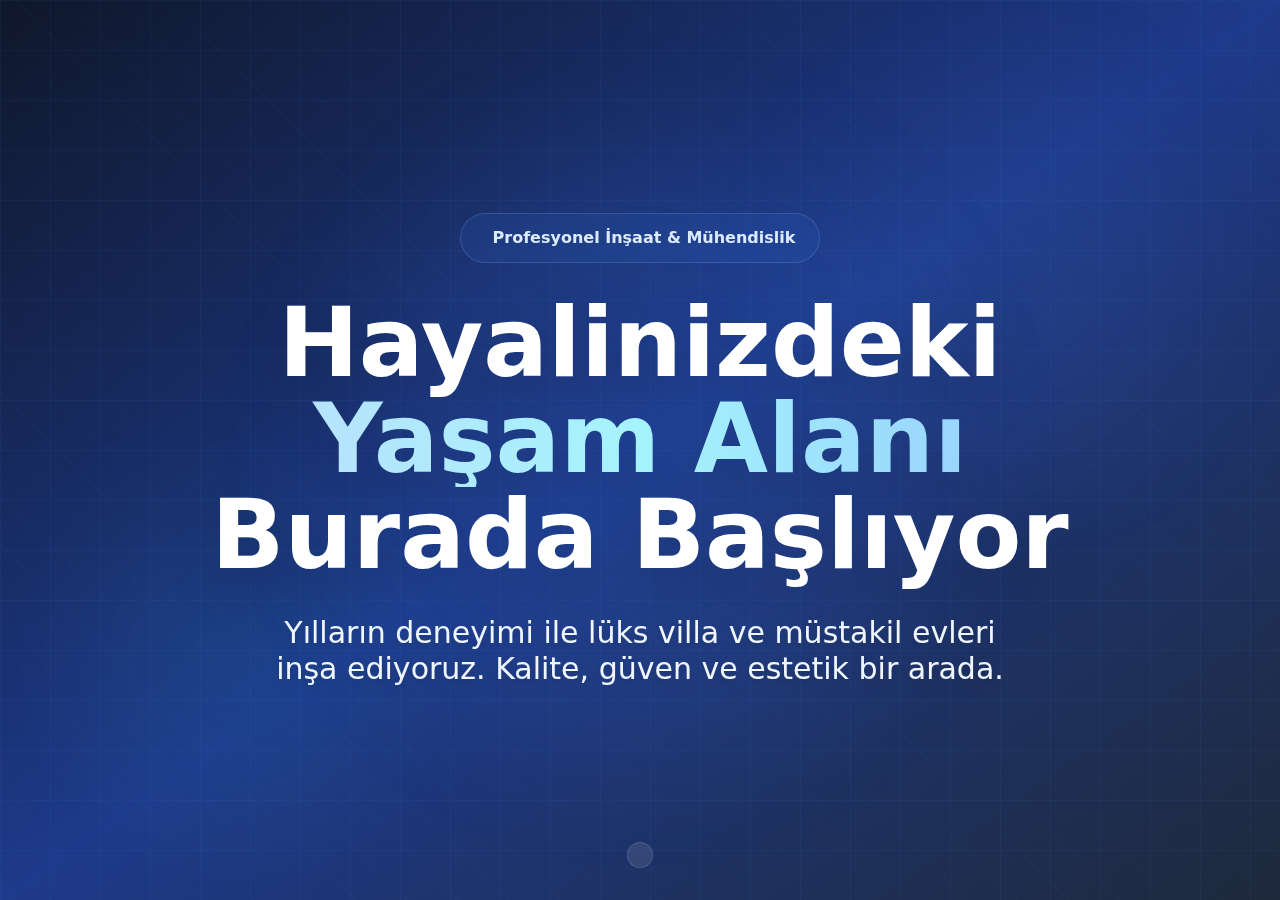
<file: index.html>
<!DOCTYPE html><html><head><meta charset="utf-8"><meta name="viewport" content="width=device-width, initial-scale=1"><title>Topdemir İnşaat</title><style>html[data-v-695bd7de]{scroll-behavior:smooth}</style><link rel="stylesheet" href="/_nuxt/entry.BpFnUZdX.css" crossorigin><link rel="preload" as="fetch" crossorigin="anonymous" href="/_payload.json?e727adc1-0217-4bc2-a920-1fe13c98f27d"><link rel="modulepreload" as="script" crossorigin href="/_nuxt/DmZ58Rm3.js"><link rel="modulepreload" as="script" crossorigin href="/_nuxt/BZoJdss2.js"><link rel="modulepreload" as="script" crossorigin href="/_nuxt/B44TE3YD.js"><link rel="modulepreload" as="script" crossorigin href="/_nuxt/Dno7-9L5.js"><link rel="preload" as="fetch" fetchpriority="low" crossorigin="anonymous" href="/_nuxt/builds/meta/e727adc1-0217-4bc2-a920-1fe13c98f27d.json"><meta name="description" content="Villa, ev, apartman inşaatı ve müteahhitlik hizmetleri. Yılların deneyimi ile hayalinizdeki projeyi gerçekleştiriyoruz."><meta property="og:title" content="Topdemir İnşaat"><meta property="og:description" content="Villa, ev, apartman inşaatı ve müteahhitlik hizmetleri."><meta property="og:image" content="/images/og-image.jpg"><meta name="twitter:card" content="summary_large_image"><script type="module" src="/_nuxt/DmZ58Rm3.js" crossorigin></script></head><body><div id="__nuxt"><div class="snap-y snap-mandatory h-screen overflow-y-scroll overflow-x-hidden w-full" data-v-695bd7de><section class="snap-start h-screen w-full flex items-center justify-center text-white relative overflow-hidden bg-gradient-to-br from-slate-900 via-blue-900 to-slate-800" data-v-695bd7de><div class="absolute inset-0 overflow-hidden" data-v-695bd7de><div class="absolute top-20 right-20 w-96 h-96 bg-blue-400/5 rounded-full blur-3xl" data-v-695bd7de></div><div class="absolute bottom-20 left-20 w-80 h-80 bg-cyan-400/5 rounded-full blur-3xl" data-v-695bd7de></div><div class="absolute top-1/2 left-1/2 -translate-x-1/2 -translate-y-1/2 w-[600px] h-[600px] bg-blue-500/10 rounded-full blur-3xl" data-v-695bd7de></div></div><div class="absolute inset-0 opacity-[0.15]" data-v-695bd7de><div class="absolute inset-0" style="background-image:linear-gradient(rgba(59, 130, 246, 0.5) 1px, transparent 1px), linear-gradient(90deg, rgba(59, 130, 246, 0.5) 1px, transparent 1px);background-size:50px 50px;" data-v-695bd7de></div></div><div class="absolute inset-0 opacity-[0.08]" data-v-695bd7de><div class="absolute inset-0" style="background:repeating-linear-gradient(45deg, transparent, transparent 35px, rgba(96, 165, 250, 0.3) 35px, rgba(96, 165, 250, 0.3) 36px);" data-v-695bd7de></div></div><div class="relative container mx-auto px-4 text-center z-10 max-w-5xl" data-v-695bd7de><div class="inline-flex items-center gap-2 bg-blue-500/10 backdrop-blur-sm px-6 py-3 rounded-full mb-8 border border-blue-300/20" data-v-695bd7de><span class="iconify i-mdi:medal text-2xl text-blue-300" aria-hidden="true" style="" data-v-695bd7de></span><span class="text-blue-100 font-semibold" data-v-695bd7de>Profesyonel İnşaat &amp; Mühendislik</span></div><h1 class="text-5xl md:text-6xl lg:text-8xl font-extrabold mb-8 leading-tight" data-v-695bd7de><span class="block text-white drop-shadow-2xl" data-v-695bd7de>Hayalinizdeki</span><span class="block bg-gradient-to-r from-blue-200 via-cyan-200 to-blue-300 bg-clip-text text-transparent drop-shadow-2xl" data-v-695bd7de>Yaşam Alanı</span><span class="block text-white drop-shadow-2xl" data-v-695bd7de>Burada Başlıyor</span></h1><p class="text-xl md:text-2xl lg:text-3xl text-blue-50 drop-shadow-lg max-w-3xl mx-auto font-light" data-v-695bd7de> Yılların deneyimi ile lüks villa ve müstakil evleri inşa ediyoruz. Kalite, güven ve estetik bir arada. </p></div><div class="absolute bottom-8 left-0 right-0 flex justify-center animate-bounce z-10" data-v-695bd7de><div class="bg-white/10 backdrop-blur-sm p-3 rounded-full border border-blue-300/20" data-v-695bd7de><span class="iconify i-mdi:chevron-down text-3xl md:text-4xl text-blue-100" aria-hidden="true" style="" data-v-695bd7de></span></div></div></section><section class="snap-start min-h-screen w-full flex items-center bg-gradient-to-br from-slate-50 via-white to-blue-50 py-16 relative" data-v-695bd7de><div class="absolute top-8 left-0 right-0 flex justify-center animate-bounce" data-v-695bd7de><span class="iconify i-mdi:chevron-up text-4xl md:text-5xl text-gray-400 opacity-50 cursor-pointer hover:opacity-100" aria-hidden="true" style="" data-v-695bd7de></span></div><div class="container mx-auto px-4" data-v-695bd7de><div class="max-w-6xl mx-auto" data-v-695bd7de><h2 class="text-3xl md:text-4xl lg:text-5xl font-bold text-gray-900 mb-4 text-center" data-v-695bd7de>Kalite ve Güven ile İnşa Ediyoruz</h2><div class="flex justify-center gap-6 mb-12" data-v-695bd7de><div class="bg-white p-6 rounded-xl shadow-lg hover:shadow-xl transition-shadow text-center min-w-[140px]" data-v-695bd7de><div class="text-4xl font-bold text-amber-600 mb-2" data-v-695bd7de>50+</div><div class="text-sm text-gray-600 font-semibold" data-v-695bd7de>Yıl Tecrübe</div></div><div class="bg-white p-6 rounded-xl shadow-lg hover:shadow-xl transition-shadow text-center min-w-[140px]" data-v-695bd7de><div class="text-4xl font-bold text-amber-600 mb-2" data-v-695bd7de>100+</div><div class="text-sm text-gray-600 font-semibold" data-v-695bd7de>Tamamlanan Proje</div></div></div><div class="bg-white rounded-2xl shadow-xl p-8 md:p-12 relative overflow-hidden" data-v-695bd7de><div class="absolute top-0 right-0 w-64 h-64 bg-amber-100 rounded-full opacity-20 -mr-32 -mt-32" data-v-695bd7de></div><div class="absolute bottom-0 left-0 w-48 h-48 bg-amber-200 rounded-full opacity-20 -ml-24 -mb-24" data-v-695bd7de></div><div class="relative" data-v-695bd7de><div class="text-lg md:text-xl text-gray-600 leading-relaxed text-center mb-8" data-v-695bd7de>Yılların tecrübesi ve uzman kadromuz ile hayalinizdeki projeyi en yüksek standartlarda gerçekleştiriyoruz. Müşteri memnuniyeti odaklı yaklaşımımızla her projede fark yaratıyoruz.</div><div class="grid grid-cols-1 md:grid-cols-2 gap-6 max-w-4xl mx-auto" data-v-695bd7de><div class="flex items-start space-x-4 p-4 bg-gradient-to-br from-amber-50 to-white rounded-lg" data-v-695bd7de><div class="flex-shrink-0 w-12 h-12 bg-amber-100 rounded-lg flex items-center justify-center" data-v-695bd7de><span class="iconify i-mdi:shield-check text-2xl text-amber-600" aria-hidden="true" style="" data-v-695bd7de></span></div><div class="text-base md:text-lg text-gray-700 leading-relaxed" data-v-695bd7de> Müşterilerimize en yüksek kalite standartlarında inşaat hizmetleri sunarak, yaşam alanlarını daha güvenli, konforlu ve estetik hale getirmeyi amaçlıyoruz. </div></div><div class="flex items-start space-x-4 p-4 bg-gradient-to-br from-amber-50 to-white rounded-lg" data-v-695bd7de><div class="flex-shrink-0 w-12 h-12 bg-amber-100 rounded-lg flex items-center justify-center" data-v-695bd7de><span class="iconify i-mdi:trophy text-2xl text-amber-600" aria-hidden="true" style="" data-v-695bd7de></span></div><div class="text-base md:text-lg text-gray-700 leading-relaxed" data-v-695bd7de> Bölgemizdeki en güvenilir ve tercih edilen inşaat firması olarak, sektörde fark yaratan projelerle öncü konumda yer almayı hedefliyoruz. </div></div></div></div></div></div></div><div class="absolute bottom-8 left-0 right-0 flex justify-center animate-bounce" data-v-695bd7de><span class="iconify i-mdi:chevron-down text-4xl md:text-5xl text-gray-400 opacity-50 cursor-pointer hover:opacity-100" aria-hidden="true" style="" data-v-695bd7de></span></div></section><section class="snap-start min-h-screen w-full flex items-center bg-gray-50 py-16 relative" data-v-695bd7de><div class="absolute top-8 left-0 right-0 flex justify-center animate-bounce" data-v-695bd7de><span class="iconify i-mdi:chevron-up text-4xl md:text-5xl text-gray-400 opacity-50 cursor-pointer hover:opacity-100" aria-hidden="true" style="" data-v-695bd7de></span></div><div class="container mx-auto px-4" data-v-695bd7de><div class="text-center mb-12" data-v-695bd7de><h2 class="text-3xl md:text-4xl lg:text-5xl font-bold text-gray-900 mb-4" data-v-695bd7de> Hizmetlerimiz </h2><p class="text-lg md:text-xl text-gray-600" data-v-695bd7de> İnşaat sektöründe sunduğumuz özel hizmetler </p></div><div class="grid grid-cols-1 md:grid-cols-2 lg:grid-cols-3 gap-4 md:gap-6 lg:gap-8 max-w-6xl mx-auto" data-v-695bd7de><!--[--><div class="bg-white rounded-lg shadow-lg overflow-hidden hover:shadow-xl transition-shadow" data-v-695bd7de><div class="aspect-[16/10] bg-gradient-to-br from-gray-200 to-gray-300 relative overflow-hidden" data-v-695bd7de><img src="/images/services/villa-1.png" alt="Villa İnşaatı" class="w-full h-full object-cover" data-v-695bd7de><div class="absolute top-4 right-4" data-v-695bd7de><span class="bg-amber-600 text-white px-3 py-1 rounded-full text-sm font-semibold" data-v-695bd7de>İnşaat</span></div></div><div class="p-6" data-v-695bd7de><div class="flex items-start gap-3 mb-3" data-v-695bd7de><span class="iconify i-mdi:home-modern text-2xl text-amber-600 mt-1 flex-shrink-0" aria-hidden="true" style="" data-v-695bd7de></span><h3 class="text-xl font-bold text-gray-900" data-v-695bd7de>Villa İnşaatı</h3></div><p class="text-gray-600" data-v-695bd7de>Modern mimari ve lüks detaylarla hayalinizdeki villayı inşa ediyoruz</p></div></div><div class="bg-white rounded-lg shadow-lg overflow-hidden hover:shadow-xl transition-shadow" data-v-695bd7de><div class="aspect-[16/10] bg-gradient-to-br from-gray-200 to-gray-300 relative overflow-hidden" data-v-695bd7de><img src="/images/services/ahsap-1.png" alt="Ahşap Yapılar" class="w-full h-full object-cover" data-v-695bd7de><div class="absolute top-4 right-4" data-v-695bd7de><span class="bg-amber-600 text-white px-3 py-1 rounded-full text-sm font-semibold" data-v-695bd7de>Özel Yapılar</span></div></div><div class="p-6" data-v-695bd7de><div class="flex items-start gap-3 mb-3" data-v-695bd7de><span class="iconify i-mdi:pine-tree text-2xl text-amber-600 mt-1 flex-shrink-0" aria-hidden="true" style="" data-v-695bd7de></span><h3 class="text-xl font-bold text-gray-900" data-v-695bd7de>Ahşap Yapılar</h3></div><p class="text-gray-600" data-v-695bd7de>Doğal ve sürdürülebilir ahşap yapılar tasarlıyor ve inşa ediyoruz</p></div></div><div class="bg-white rounded-lg shadow-lg overflow-hidden hover:shadow-xl transition-shadow" data-v-695bd7de><div class="aspect-[16/10] bg-gradient-to-br from-gray-200 to-gray-300 relative overflow-hidden" data-v-695bd7de><img src="/images/services/celik-1.png" alt="Çelik Konstrüksiyon" class="w-full h-full object-cover" data-v-695bd7de><div class="absolute top-4 right-4" data-v-695bd7de><span class="bg-amber-600 text-white px-3 py-1 rounded-full text-sm font-semibold" data-v-695bd7de>Endüstriyel</span></div></div><div class="p-6" data-v-695bd7de><div class="flex items-start gap-3 mb-3" data-v-695bd7de><span class="iconify i-mdi:factory text-2xl text-amber-600 mt-1 flex-shrink-0" aria-hidden="true" style="" data-v-695bd7de></span><h3 class="text-xl font-bold text-gray-900" data-v-695bd7de>Çelik Konstrüksiyon</h3></div><p class="text-gray-600" data-v-695bd7de>Dayanıklı ve modern çelik yapılar için profesyonel çözümler</p></div></div><div class="bg-white rounded-lg shadow-lg overflow-hidden hover:shadow-xl transition-shadow" data-v-695bd7de><div class="aspect-[16/10] bg-gradient-to-br from-gray-200 to-gray-300 relative overflow-hidden" data-v-695bd7de><img src="/images/services/tadilat-dekorasyon-1.png" alt="Tadilat &amp; Dekorasyon" class="w-full h-full object-cover" data-v-695bd7de><div class="absolute top-4 right-4" data-v-695bd7de><span class="bg-amber-600 text-white px-3 py-1 rounded-full text-sm font-semibold" data-v-695bd7de>Yenileme</span></div></div><div class="p-6" data-v-695bd7de><div class="flex items-start gap-3 mb-3" data-v-695bd7de><span class="iconify i-mdi:brush text-2xl text-amber-600 mt-1 flex-shrink-0" aria-hidden="true" style="" data-v-695bd7de></span><h3 class="text-xl font-bold text-gray-900" data-v-695bd7de>Tadilat &amp; Dekorasyon</h3></div><p class="text-gray-600" data-v-695bd7de>Mevcutunuzu yenileyin, yaşam alanınıza yeni bir soluk katın</p></div></div><div class="bg-white rounded-lg shadow-lg overflow-hidden hover:shadow-xl transition-shadow" data-v-695bd7de><div class="aspect-[16/10] bg-gradient-to-br from-gray-200 to-gray-300 relative overflow-hidden" data-v-695bd7de><img src="/images/services/danismanlik-1.png" alt="Proje Danışmanlığı" class="w-full h-full object-cover" data-v-695bd7de><div class="absolute top-4 right-4" data-v-695bd7de><span class="bg-amber-600 text-white px-3 py-1 rounded-full text-sm font-semibold" data-v-695bd7de>Danışmanlık</span></div></div><div class="p-6" data-v-695bd7de><div class="flex items-start gap-3 mb-3" data-v-695bd7de><span class="iconify i-mdi:chart-line text-2xl text-amber-600 mt-1 flex-shrink-0" aria-hidden="true" style="" data-v-695bd7de></span><h3 class="text-xl font-bold text-gray-900" data-v-695bd7de>Proje Danışmanlığı</h3></div><p class="text-gray-600" data-v-695bd7de>İnşaat projeleriniz için profesyonel danışmanlık ve planlama</p></div></div><div class="bg-white rounded-lg shadow-lg overflow-hidden hover:shadow-xl transition-shadow" data-v-695bd7de><div class="aspect-[16/10] bg-gradient-to-br from-gray-200 to-gray-300 relative overflow-hidden" data-v-695bd7de><img src="/images/services/villa-1.png" alt="Konut İnşaatı" class="w-full h-full object-cover" data-v-695bd7de><div class="absolute top-4 right-4" data-v-695bd7de><span class="bg-amber-600 text-white px-3 py-1 rounded-full text-sm font-semibold" data-v-695bd7de>İnşaat</span></div></div><div class="p-6" data-v-695bd7de><div class="flex items-start gap-3 mb-3" data-v-695bd7de><span class="iconify i-mdi:home-group text-2xl text-amber-600 mt-1 flex-shrink-0" aria-hidden="true" style="" data-v-695bd7de></span><h3 class="text-xl font-bold text-gray-900" data-v-695bd7de>Konut İnşaatı</h3></div><p class="text-gray-600" data-v-695bd7de>Modern ve konforlu yaşam alanları inşa ediyoruz</p></div></div><!--]--></div></div><div class="absolute bottom-8 left-0 right-0 flex justify-center animate-bounce" data-v-695bd7de><span class="iconify i-mdi:chevron-down text-4xl md:text-5xl text-gray-400 opacity-50 cursor-pointer hover:opacity-100" aria-hidden="true" style="" data-v-695bd7de></span></div></section><section class="snap-start min-h-screen w-full flex items-center bg-white py-16 relative" data-v-695bd7de><div class="absolute top-8 left-0 right-0 flex justify-center animate-bounce" data-v-695bd7de><span class="iconify i-mdi:chevron-up text-4xl md:text-5xl text-gray-400 opacity-50 cursor-pointer hover:opacity-100" aria-hidden="true" style="" data-v-695bd7de></span></div><div class="container mx-auto px-4" data-v-695bd7de><h2 class="text-3xl md:text-4xl lg:text-5xl font-bold text-gray-900 mb-12 text-center" data-v-695bd7de> Neden Bizi Tercih Etmelisiniz? </h2><div class="grid grid-cols-1 lg:grid-cols-2 gap-8 md:gap-12 items-center max-w-6xl mx-auto" data-v-695bd7de><div class="relative" data-v-695bd7de><div class="aspect-square rounded-2xl overflow-hidden" data-v-695bd7de><img src="/images/home-about.jpeg" alt="Hakkımızda" class="w-full h-full object-cover" loading="lazy" data-v-695bd7de></div><div class="absolute -bottom-6 -right-6 bg-white p-6 rounded-xl shadow-xl" data-v-695bd7de><div class="flex items-center space-x-4" data-v-695bd7de><div class="text-center" data-v-695bd7de><div class="text-3xl font-bold text-amber-600" data-v-695bd7de>50+</div><div class="text-sm text-gray-600" data-v-695bd7de>Yıl Tecrübe</div></div><div class="w-px h-12 bg-gray-300" data-v-695bd7de></div><div class="text-center" data-v-695bd7de><div class="text-3xl font-bold text-amber-600" data-v-695bd7de>100+</div><div class="text-sm text-gray-600" data-v-695bd7de>Tamamlanan Proje</div></div></div></div></div><div class="grid grid-cols-1 gap-6" data-v-695bd7de><!--[--><div class="flex items-start space-x-4 p-6 bg-gray-50 rounded-lg shadow-md hover:shadow-lg transition-shadow" data-v-695bd7de><span class="iconify i-mdi:check-circle text-3xl text-amber-600 flex-shrink-0" aria-hidden="true" style="" data-v-695bd7de></span><div data-v-695bd7de><h4 class="text-lg font-semibold text-gray-900 mb-2" data-v-695bd7de>Profesyonel Ekip</h4><p class="text-gray-600" data-v-695bd7de>Alanında uzman mimar ve mühendislerden oluşan ekibimiz</p></div></div><div class="flex items-start space-x-4 p-6 bg-gray-50 rounded-lg shadow-md hover:shadow-lg transition-shadow" data-v-695bd7de><span class="iconify i-mdi:check-circle text-3xl text-amber-600 flex-shrink-0" aria-hidden="true" style="" data-v-695bd7de></span><div data-v-695bd7de><h4 class="text-lg font-semibold text-gray-900 mb-2" data-v-695bd7de>Kaliteli Malzeme</h4><p class="text-gray-600" data-v-695bd7de>Sadece en kaliteli ve sertifikalı inşaat malzemelerini kullanıyoruz</p></div></div><div class="flex items-start space-x-4 p-6 bg-gray-50 rounded-lg shadow-md hover:shadow-lg transition-shadow" data-v-695bd7de><span class="iconify i-mdi:check-circle text-3xl text-amber-600 flex-shrink-0" aria-hidden="true" style="" data-v-695bd7de></span><div data-v-695bd7de><h4 class="text-lg font-semibold text-gray-900 mb-2" data-v-695bd7de>Zamanında Teslimat</h4><p class="text-gray-600" data-v-695bd7de>Belirlenen süre içerisinde projeleri tamamlama garantisi</p></div></div><div class="flex items-start space-x-4 p-6 bg-gray-50 rounded-lg shadow-md hover:shadow-lg transition-shadow" data-v-695bd7de><span class="iconify i-mdi:check-circle text-3xl text-amber-600 flex-shrink-0" aria-hidden="true" style="" data-v-695bd7de></span><div data-v-695bd7de><h4 class="text-lg font-semibold text-gray-900 mb-2" data-v-695bd7de>Müşteri Memnuniyeti</h4><p class="text-gray-600" data-v-695bd7de>Projelerimizde %100 müşteri memnuniyeti hedefliyoruz</p></div></div><div class="flex items-start space-x-4 p-6 bg-gray-50 rounded-lg shadow-md hover:shadow-lg transition-shadow" data-v-695bd7de><span class="iconify i-mdi:check-circle text-3xl text-amber-600 flex-shrink-0" aria-hidden="true" style="" data-v-695bd7de></span><div data-v-695bd7de><h4 class="text-lg font-semibold text-gray-900 mb-2" data-v-695bd7de>Size Özel Ödeme Seçenekleri</h4><p class="text-gray-600" data-v-695bd7de>Vade farksız 18 aya kadar vade seçenekleri sunuyoruz</p></div></div><!--]--></div></div></div><div class="absolute bottom-8 left-0 right-0 flex justify-center animate-bounce" data-v-695bd7de><span class="iconify i-mdi:chevron-down text-4xl md:text-5xl text-gray-400 opacity-50 cursor-pointer hover:opacity-100" aria-hidden="true" style="" data-v-695bd7de></span></div></section><section class="snap-start min-h-screen w-full flex items-center bg-white py-16 relative" data-v-695bd7de><div class="absolute top-8 left-0 right-0 flex justify-center animate-bounce" data-v-695bd7de><span class="iconify i-mdi:chevron-up text-4xl md:text-5xl text-gray-400 opacity-50 cursor-pointer hover:opacity-100" aria-hidden="true" style="" data-v-695bd7de></span></div><div class="container mx-auto px-4" data-v-695bd7de><div class="max-w-6xl mx-auto" data-v-695bd7de><h2 class="text-3xl md:text-4xl lg:text-5xl font-bold text-gray-900 mb-4 text-center" data-v-695bd7de> Projeniz İçin Bizimle İletişime Geçin </h2><p class="text-lg md:text-xl text-gray-600 mb-12 text-center" data-v-695bd7de> Uzman ekibimiz sizin için en uygun çözümü bulmaya hazır </p><div class="grid grid-cols-1 lg:grid-cols-2 gap-8 md:gap-12" data-v-695bd7de><div data-v-695bd7de><h3 class="text-3xl font-bold text-gray-900 mb-8" data-v-695bd7de> İletişim Bilgileri </h3><div class="space-y-6" data-v-695bd7de><div class="flex items-start group" data-v-695bd7de><div class="flex-shrink-0 w-12 h-12 bg-amber-100 rounded-lg flex items-center justify-center group-hover:bg-amber-600 transition-colors" data-v-695bd7de><span class="iconify i-mdi:phone text-2xl text-amber-600 group-hover:text-white transition-colors" aria-hidden="true" style="" data-v-695bd7de></span></div><div class="ml-4" data-v-695bd7de><h4 class="text-lg font-semibold text-gray-900 mb-1" data-v-695bd7de>Telefon</h4><a href="tel:+905348761881" class="text-gray-600 hover:text-amber-600 transition-colors" data-v-695bd7de> +90 (534) 876 18 81 </a></div></div><div class="flex items-start group" data-v-695bd7de><div class="flex-shrink-0 w-12 h-12 bg-amber-100 rounded-lg flex items-center justify-center group-hover:bg-amber-600 transition-colors" data-v-695bd7de><span class="iconify i-mdi:email text-2xl text-amber-600 group-hover:text-white transition-colors" aria-hidden="true" style="" data-v-695bd7de></span></div><div class="ml-4" data-v-695bd7de><h4 class="text-lg font-semibold text-gray-900 mb-1" data-v-695bd7de>E-posta</h4><a href="mailto:topdemirinsaat@gmail.com" class="text-gray-600 hover:text-amber-600 transition-colors" data-v-695bd7de> topdemirinsaat@gmail.com </a></div></div><div class="flex items-start group" data-v-695bd7de><div class="flex-shrink-0 w-12 h-12 bg-amber-100 rounded-lg flex items-center justify-center group-hover:bg-amber-600 transition-colors" data-v-695bd7de><span class="iconify i-mdi:map-marker text-2xl text-amber-600 group-hover:text-white transition-colors" aria-hidden="true" style="" data-v-695bd7de></span></div><div class="ml-4" data-v-695bd7de><h4 class="text-lg font-semibold text-gray-900 mb-1" data-v-695bd7de>Adres</h4><p class="text-gray-600" data-v-695bd7de> Yalı Mahallesi, Cengiz Topel Caddesi, No:16/1 <br data-v-695bd7de> Karabiga / Çanakkale, Türkiye </p></div></div></div><div class="mt-8 p-6 bg-amber-50 rounded-lg" data-v-695bd7de><h4 class="text-xl font-bold text-gray-900 mb-2" data-v-695bd7de> Projenizi Konuşalım </h4><p class="text-gray-600 mb-4" data-v-695bd7de> Hayalinizdeki projeyi gerçekleştirmek için uzman ekibimiz size yardımcı olmaya hazır. </p><a href="tel:+905348761881" class="inline-flex items-center bg-amber-600 text-white px-6 py-3 rounded-lg hover:bg-amber-700 transition-colors font-semibold" data-v-695bd7de><span class="iconify i-mdi:phone mr-2 text-xl" aria-hidden="true" style="" data-v-695bd7de></span> Hemen Arayın </a></div></div><div data-v-695bd7de><h3 class="text-3xl font-bold text-gray-900 mb-8" data-v-695bd7de> Konum </h3><div class="relative h-[500px] rounded-lg overflow-hidden shadow-lg" data-v-695bd7de><iframe src="https://www.google.com/maps/embed?pb=!1m18!1m12!1m3!1d3061.234567891234!2d27.303963!3d40.403661!2m3!1f0!2f0!3f0!3m2!1i1024!2i768!4f13.1!3m3!1m2!1s0x0%3A0x0!2zNDDCsDI0JzEzLjIiTiAyN8KwMTgnMTQuMyJF!5e0!3m2!1str!2str!4v1620000000000!5m2!1str!2str" width="100%" height="100%" style="border:0;" allowfullscreen loading="lazy" referrerpolicy="no-referrer-when-downgrade" class="w-full h-full" data-v-695bd7de></iframe></div></div></div></div></div></section></div></div><div id="teleports"></div><script type="application/json" data-nuxt-data="nuxt-app" data-ssr="true" id="__NUXT_DATA__" data-src="/_payload.json?e727adc1-0217-4bc2-a920-1fe13c98f27d">[{"state":1,"once":3,"_errors":4,"serverRendered":6,"path":7,"prerenderedAt":8},["Reactive",2],{},["Set"],["ShallowReactive",5],{},true,"/",1769634765234]</script><script>window.__NUXT__={};window.__NUXT__.config={public:{},app:{baseURL:"/",buildId:"e727adc1-0217-4bc2-a920-1fe13c98f27d",buildAssetsDir:"/_nuxt/",cdnURL:""}}</script></body></html>
</file>
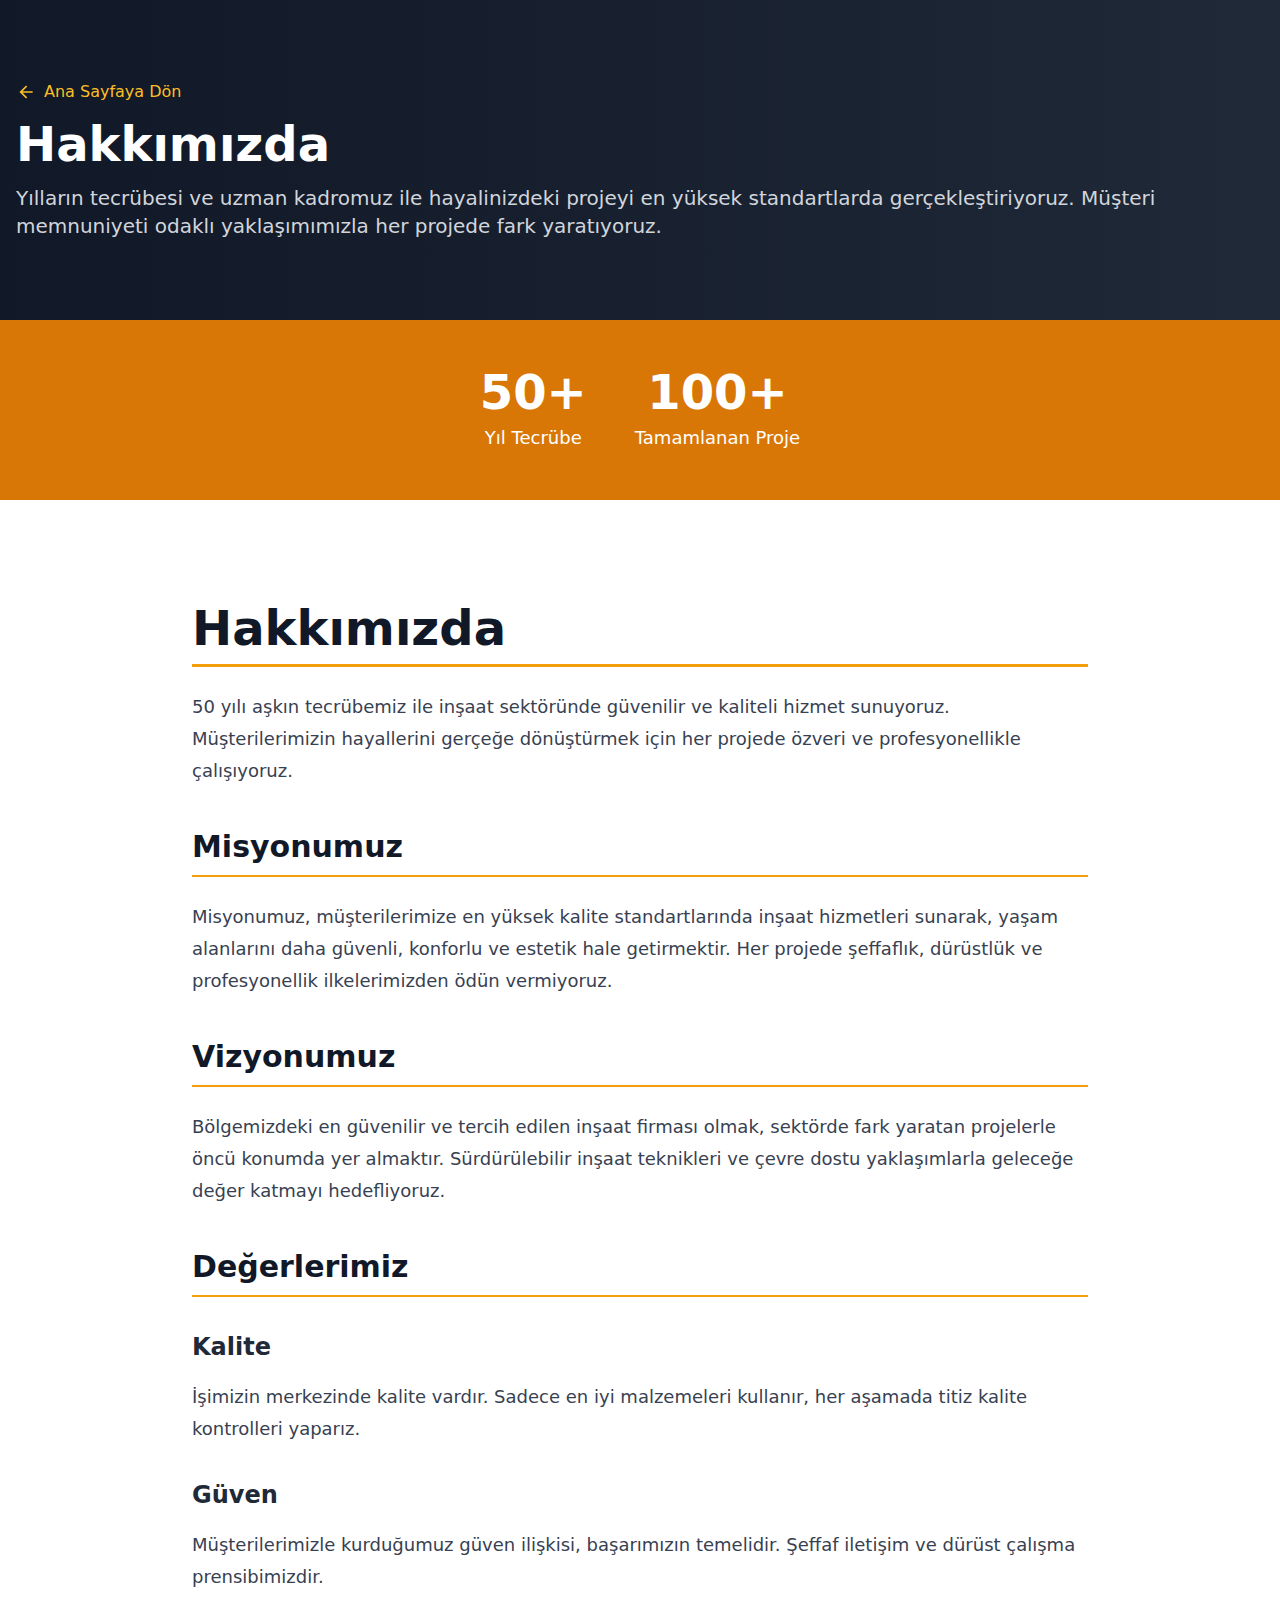
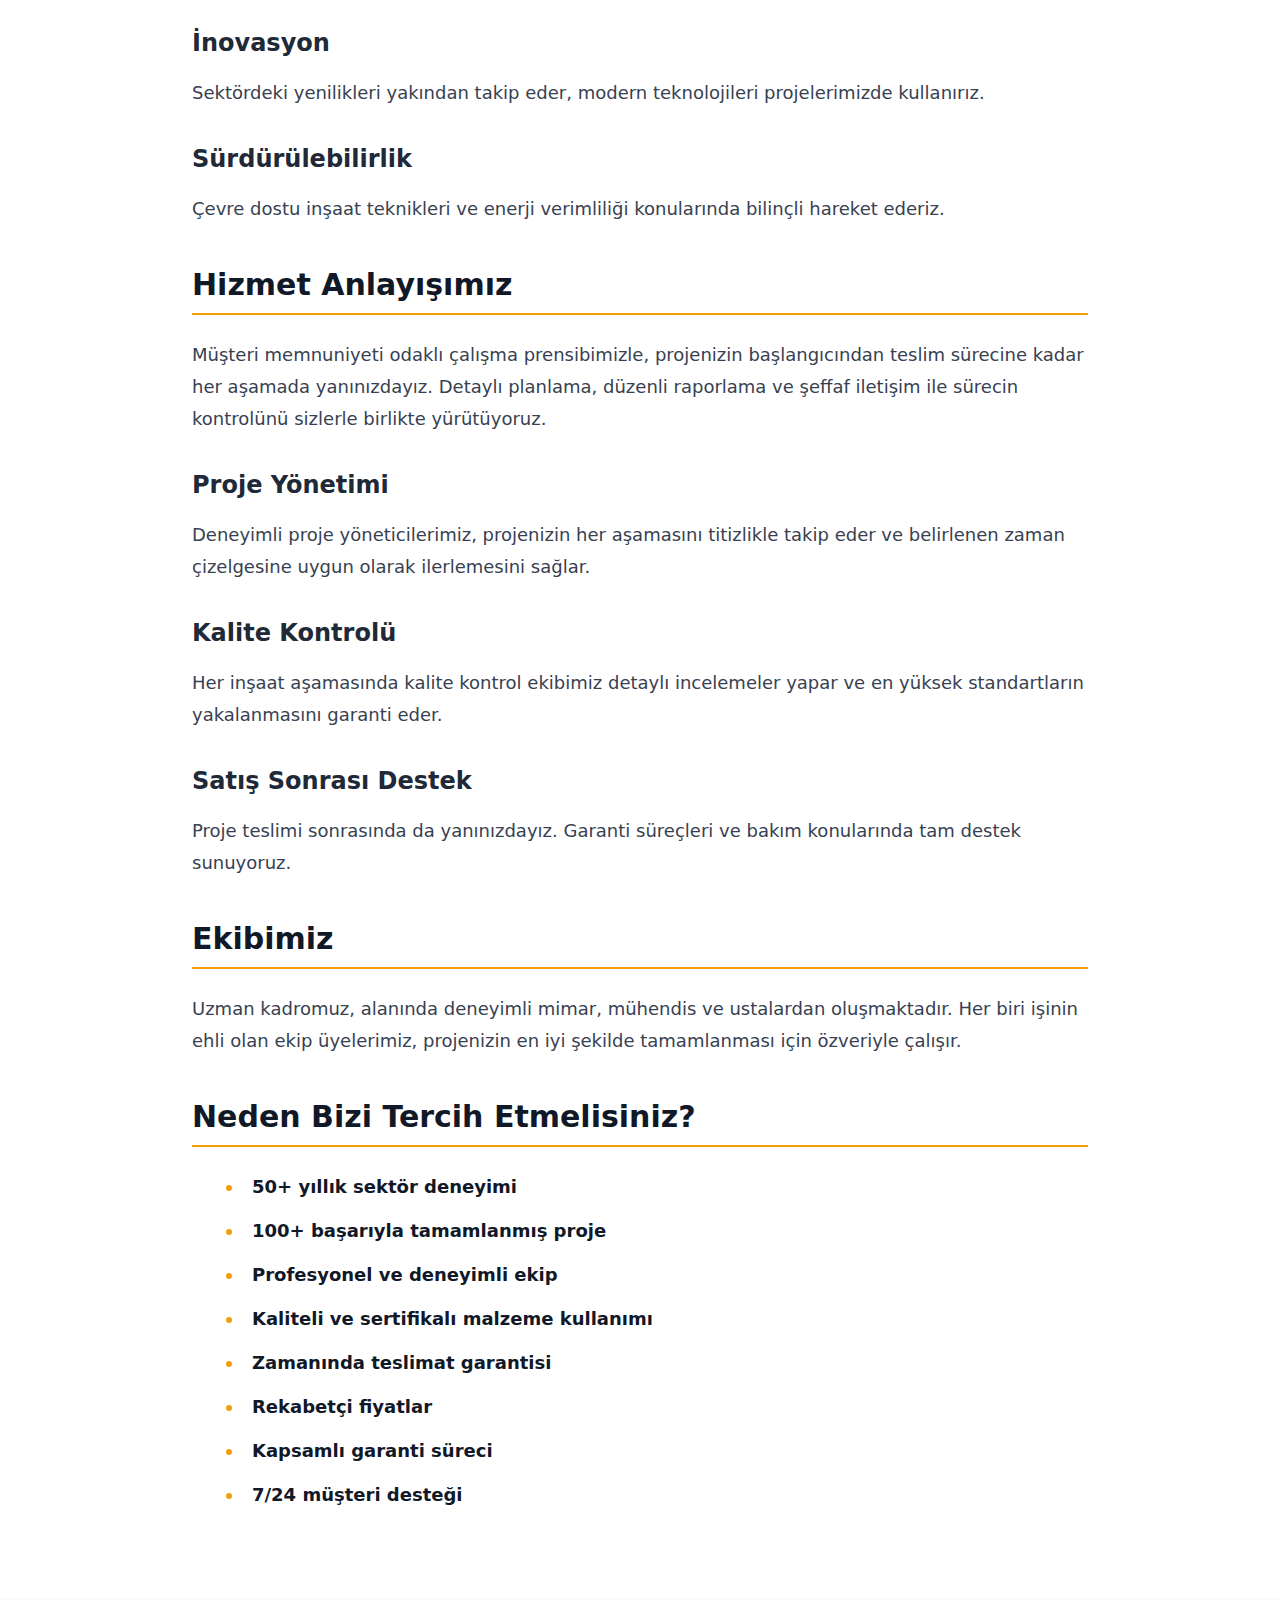
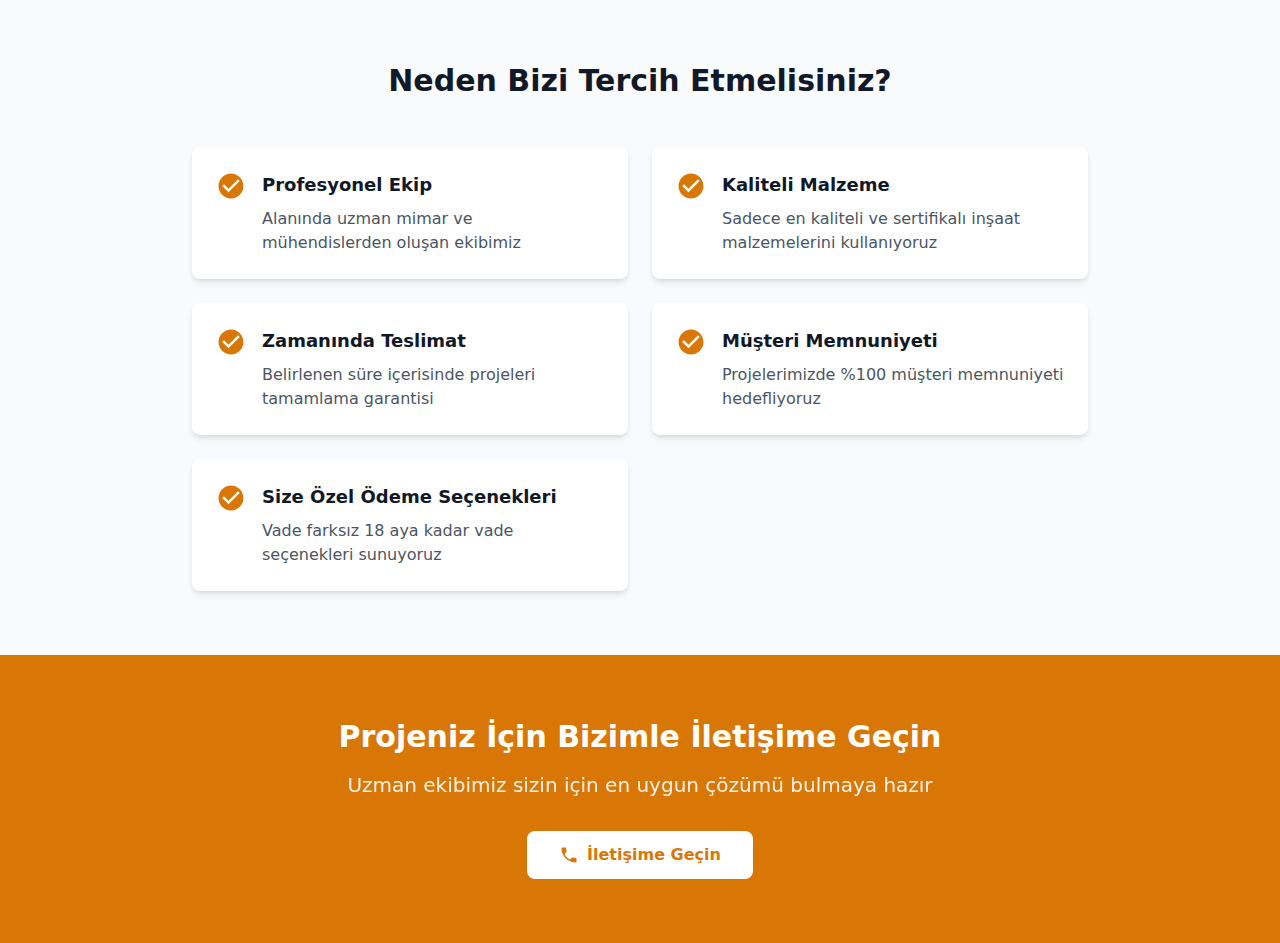
<file: hakkimizda/index.html>
<!DOCTYPE html><html><head><meta charset="utf-8"><meta name="viewport" content="width=device-width, initial-scale=1"><title>Hakkımızda - İnşaat Firması</title><style>.prose[data-v-37b7243b] h1{border-bottom:3px solid #f59e0b;color:#111827;margin-bottom:1.5rem;margin-top:2.5rem;padding-bottom:.75rem}.prose[data-v-37b7243b] h1 a{color:inherit;pointer-events:none;text-decoration:none!important}.prose[data-v-37b7243b] h2{border-bottom:2px solid #f59e0b;color:#111827;margin-bottom:1.5rem;margin-top:2.5rem;padding-bottom:.5rem}.prose[data-v-37b7243b] h2 a{color:inherit;pointer-events:none;text-decoration:none!important}.prose[data-v-37b7243b] h3{color:#1f2937;margin-bottom:1rem;margin-top:2rem}.prose[data-v-37b7243b] h3 a{color:inherit;pointer-events:none;text-decoration:none!important}.prose[data-v-37b7243b] ul{list-style-type:disc;margin-bottom:1.5rem;margin-left:1.5rem}.prose[data-v-37b7243b] ul li{margin-bottom:.5rem;padding-left:.5rem}.prose[data-v-37b7243b] ul li::marker{color:#f59e0b}.prose[data-v-37b7243b] strong{color:#111827;font-weight:700}</style><link rel="stylesheet" href="/_nuxt/entry.BZbUcTrW.css" crossorigin><style>:where(.i-mdi\:arrow-left){display:inline-block;width:1em;height:1em;background-color:currentColor;-webkit-mask-image:var(--svg);mask-image:var(--svg);-webkit-mask-repeat:no-repeat;mask-repeat:no-repeat;-webkit-mask-size:100% 100%;mask-size:100% 100%;--svg:url("data:image/svg+xml,%3Csvg xmlns='http://www.w3.org/2000/svg' viewBox='0 0 24 24' width='24' height='24'%3E%3Cpath fill='black' d='M20 11v2H8l5.5 5.5l-1.42 1.42L4.16 12l7.92-7.92L13.5 5.5L8 11z'/%3E%3C/svg%3E")}:where(.i-mdi\:check-circle){display:inline-block;width:1em;height:1em;background-color:currentColor;-webkit-mask-image:var(--svg);mask-image:var(--svg);-webkit-mask-repeat:no-repeat;mask-repeat:no-repeat;-webkit-mask-size:100% 100%;mask-size:100% 100%;--svg:url("data:image/svg+xml,%3Csvg xmlns='http://www.w3.org/2000/svg' viewBox='0 0 24 24' width='24' height='24'%3E%3Cpath fill='black' d='M12 2C6.5 2 2 6.5 2 12s4.5 10 10 10s10-4.5 10-10S17.5 2 12 2m-2 15l-5-5l1.41-1.41L10 14.17l7.59-7.59L19 8z'/%3E%3C/svg%3E")}:where(.i-mdi\:phone){display:inline-block;width:1em;height:1em;background-color:currentColor;-webkit-mask-image:var(--svg);mask-image:var(--svg);-webkit-mask-repeat:no-repeat;mask-repeat:no-repeat;-webkit-mask-size:100% 100%;mask-size:100% 100%;--svg:url("data:image/svg+xml,%3Csvg xmlns='http://www.w3.org/2000/svg' viewBox='0 0 24 24' width='24' height='24'%3E%3Cpath fill='black' d='M6.62 10.79c1.44 2.83 3.76 5.15 6.59 6.59l2.2-2.2c.28-.28.67-.36 1.02-.25c1.12.37 2.32.57 3.57.57a1 1 0 0 1 1 1V20a1 1 0 0 1-1 1A17 17 0 0 1 3 4a1 1 0 0 1 1-1h3.5a1 1 0 0 1 1 1c0 1.25.2 2.45.57 3.57c.11.35.03.74-.25 1.02z'/%3E%3C/svg%3E")}</style><link rel="preload" as="fetch" crossorigin="anonymous" href="/hakkimizda/_payload.json?c1cd1f65-720f-4de2-b2c9-fdb7ad32e632"><link rel="modulepreload" as="script" crossorigin href="/_nuxt/dn9jgN1r.js"><link rel="modulepreload" as="script" crossorigin href="/_nuxt/CZsdZ7xX.js"><link rel="modulepreload" as="script" crossorigin href="/_nuxt/BnhOcLAm.js"><link rel="modulepreload" as="script" crossorigin href="/_nuxt/DAkFyT67.js"><link rel="modulepreload" as="script" crossorigin href="/_nuxt/GHqydp9c.js"><link rel="modulepreload" as="script" crossorigin href="/_nuxt/CHxoLJyQ.js"><link rel="modulepreload" as="script" crossorigin href="/_nuxt/DNLuHd55.js"><link rel="modulepreload" as="script" crossorigin href="/_nuxt/CaGa4anF.js"><link rel="modulepreload" as="script" crossorigin href="/_nuxt/WgBOM0GU.js"><link rel="modulepreload" as="script" crossorigin href="/_nuxt/BOqksoeN.js"><link rel="modulepreload" as="script" crossorigin href="/_nuxt/QILLcbqN.js"><link rel="modulepreload" as="script" crossorigin href="/_nuxt/BAF4jywk.js"><link rel="modulepreload" as="script" crossorigin href="/_nuxt/B9iopMyJ.js"><link rel="preload" as="fetch" fetchpriority="low" crossorigin="anonymous" href="/_nuxt/builds/meta/c1cd1f65-720f-4de2-b2c9-fdb7ad32e632.json"><meta name="description" content="Yılların tecrübesi ve uzman kadromuz ile hayalinizdeki projeyi en yüksek standartlarda gerçekleştiriyoruz. Müşteri memnuniyeti odaklı yaklaşımımızla her projede fark yaratıyoruz."><script type="module" src="/_nuxt/dn9jgN1r.js" crossorigin></script></head><body><div id="__nuxt"><div data-v-37b7243b><section class="relative bg-gradient-to-r from-gray-900 to-gray-800 text-white py-20" data-v-37b7243b><div class="container mx-auto px-4" data-v-37b7243b><a href="/" class="inline-flex items-center text-amber-400 hover:text-amber-300 mb-4" data-v-37b7243b><span class="iconify i-mdi:arrow-left text-xl mr-2" aria-hidden="true" style="" data-v-37b7243b></span> Ana Sayfaya Dön </a><h1 class="text-4xl md:text-5xl font-bold mb-4" data-v-37b7243b>Hakkımızda</h1><p class="text-xl text-gray-300" data-v-37b7243b>Yılların tecrübesi ve uzman kadromuz ile hayalinizdeki projeyi en yüksek standartlarda gerçekleştiriyoruz. Müşteri memnuniyeti odaklı yaklaşımımızla her projede fark yaratıyoruz.</p></div></section><section class="py-12 bg-amber-600" data-v-37b7243b><div class="container mx-auto px-4" data-v-37b7243b><div class="flex flex-wrap justify-center gap-12" data-v-37b7243b><div class="text-center text-white" data-v-37b7243b><div class="text-5xl font-bold mb-2" data-v-37b7243b>50+</div><div class="text-lg" data-v-37b7243b>Yıl Tecrübe</div></div><div class="text-center text-white" data-v-37b7243b><div class="text-5xl font-bold mb-2" data-v-37b7243b>100+</div><div class="text-lg" data-v-37b7243b>Tamamlanan Proje</div></div></div></div></section><section class="py-16 bg-white" data-v-37b7243b><div class="container mx-auto px-4" data-v-37b7243b><article class="max-w-4xl mx-auto prose prose-lg prose-amber" data-v-37b7243b><div data-v-37b7243b><h1 id="hakkımızda"><!--[-->Hakkımızda<!--]--></h1><p><!--[-->50 yılı aşkın tecrübemiz ile inşaat sektöründe güvenilir ve kaliteli hizmet
sunuyoruz. Müşterilerimizin hayallerini gerçeğe dönüştürmek için her projede özveri ve profesyonellikle çalışıyoruz.<!--]--></p><h2 id="misyonumuz"><!--[-->Misyonumuz<!--]--></h2><p><!--[-->Misyonumuz, müşterilerimize en yüksek kalite standartlarında inşaat hizmetleri
sunarak, yaşam alanlarını daha güvenli, konforlu ve estetik hale getirmektir. Her
projede şeffaflık, dürüstlük ve profesyonellik ilkelerimizden ödün vermiyoruz.<!--]--></p><h2 id="vizyonumuz"><!--[-->Vizyonumuz<!--]--></h2><p><!--[-->Bölgemizdeki en güvenilir ve tercih edilen inşaat firması olmak, sektörde fark
yaratan projelerle öncü konumda yer almaktır. Sürdürülebilir inşaat teknikleri
ve çevre dostu yaklaşımlarla geleceğe değer katmayı hedefliyoruz.<!--]--></p><h2 id="değerlerimiz"><!--[-->Değerlerimiz<!--]--></h2><h3 id="kalite"><!--[-->Kalite<!--]--></h3><p><!--[-->İşimizin merkezinde kalite vardır. Sadece en iyi malzemeleri kullanır, her aşamada titiz kalite kontrolleri yaparız.<!--]--></p><h3 id="güven"><!--[-->Güven<!--]--></h3><p><!--[-->Müşterilerimizle kurduğumuz güven ilişkisi, başarımızın temelidir. Şeffaf iletişim ve dürüst çalışma prensibimizdir.<!--]--></p><h3 id="i̇novasyon"><!--[-->İnovasyon<!--]--></h3><p><!--[-->Sektördeki yenilikleri yakından takip eder, modern teknolojileri projelerimizde kullanırız.<!--]--></p><h3 id="sürdürülebilirlik"><!--[-->Sürdürülebilirlik<!--]--></h3><p><!--[-->Çevre dostu inşaat teknikleri ve enerji verimliliği konularında bilinçli hareket ederiz.<!--]--></p><h2 id="hizmet-anlayışımız"><!--[-->Hizmet Anlayışımız<!--]--></h2><p><!--[-->Müşteri memnuniyeti odaklı çalışma prensibimizle, projenizin başlangıcından teslim
sürecine kadar her aşamada yanınızdayız. Detaylı planlama, düzenli raporlama ve
şeffaf iletişim ile sürecin kontrolünü sizlerle birlikte yürütüyoruz.<!--]--></p><h3 id="proje-yönetimi"><!--[-->Proje Yönetimi<!--]--></h3><p><!--[-->Deneyimli proje yöneticilerimiz, projenizin her aşamasını titizlikle takip eder
ve belirlenen zaman çizelgesine uygun olarak ilerlemesini sağlar.<!--]--></p><h3 id="kalite-kontrolü"><!--[-->Kalite Kontrolü<!--]--></h3><p><!--[-->Her inşaat aşamasında kalite kontrol ekibimiz detaylı incelemeler yapar ve en
yüksek standartların yakalanmasını garanti eder.<!--]--></p><h3 id="satış-sonrası-destek"><!--[-->Satış Sonrası Destek<!--]--></h3><p><!--[-->Proje teslimi sonrasında da yanınızdayız. Garanti süreçleri ve bakım konularında tam destek sunuyoruz.<!--]--></p><h2 id="ekibimiz"><!--[-->Ekibimiz<!--]--></h2><p><!--[-->Uzman kadromuz, alanında deneyimli mimar, mühendis ve ustalardan oluşmaktadır.
Her biri işinin ehli olan ekip üyelerimiz, projenizin en iyi şekilde tamamlanması için özveriyle çalışır.<!--]--></p><h2 id="neden-bizi-tercih-etmelisiniz"><!--[-->Neden Bizi Tercih Etmelisiniz?<!--]--></h2><ul><!--[--><li><!--[--><strong><!--[-->50+ yıllık sektör deneyimi<!--]--></strong><!--]--></li><li><!--[--><strong><!--[-->100+ başarıyla tamamlanmış proje<!--]--></strong><!--]--></li><li><!--[--><strong><!--[-->Profesyonel ve deneyimli ekip<!--]--></strong><!--]--></li><li><!--[--><strong><!--[-->Kaliteli ve sertifikalı malzeme kullanımı<!--]--></strong><!--]--></li><li><!--[--><strong><!--[-->Zamanında teslimat garantisi<!--]--></strong><!--]--></li><li><!--[--><strong><!--[-->Rekabetçi fiyatlar<!--]--></strong><!--]--></li><li><!--[--><strong><!--[-->Kapsamlı garanti süreci<!--]--></strong><!--]--></li><li><!--[--><strong><!--[-->7/24 müşteri desteği<!--]--></strong><!--]--></li><!--]--></ul></div></article></div></section><section class="py-16 bg-gray-50" data-v-37b7243b><div class="container mx-auto px-4" data-v-37b7243b><div class="max-w-4xl mx-auto" data-v-37b7243b><h2 class="text-3xl font-bold text-gray-900 mb-12 text-center" data-v-37b7243b>Neden Bizi Tercih Etmelisiniz?</h2><div class="grid grid-cols-1 md:grid-cols-2 gap-6" data-v-37b7243b><!--[--><div class="flex items-start space-x-4 p-6 bg-white rounded-lg shadow-md hover:shadow-lg transition-shadow" data-v-37b7243b><span class="iconify i-mdi:check-circle text-3xl text-amber-600 flex-shrink-0" aria-hidden="true" style="" data-v-37b7243b></span><div data-v-37b7243b><h4 class="text-lg font-semibold text-gray-900 mb-2" data-v-37b7243b>Profesyonel Ekip</h4><p class="text-gray-600" data-v-37b7243b>Alanında uzman mimar ve mühendislerden oluşan ekibimiz</p></div></div><div class="flex items-start space-x-4 p-6 bg-white rounded-lg shadow-md hover:shadow-lg transition-shadow" data-v-37b7243b><span class="iconify i-mdi:check-circle text-3xl text-amber-600 flex-shrink-0" aria-hidden="true" style="" data-v-37b7243b></span><div data-v-37b7243b><h4 class="text-lg font-semibold text-gray-900 mb-2" data-v-37b7243b>Kaliteli Malzeme</h4><p class="text-gray-600" data-v-37b7243b>Sadece en kaliteli ve sertifikalı inşaat malzemelerini kullanıyoruz</p></div></div><div class="flex items-start space-x-4 p-6 bg-white rounded-lg shadow-md hover:shadow-lg transition-shadow" data-v-37b7243b><span class="iconify i-mdi:check-circle text-3xl text-amber-600 flex-shrink-0" aria-hidden="true" style="" data-v-37b7243b></span><div data-v-37b7243b><h4 class="text-lg font-semibold text-gray-900 mb-2" data-v-37b7243b>Zamanında Teslimat</h4><p class="text-gray-600" data-v-37b7243b>Belirlenen süre içerisinde projeleri tamamlama garantisi</p></div></div><div class="flex items-start space-x-4 p-6 bg-white rounded-lg shadow-md hover:shadow-lg transition-shadow" data-v-37b7243b><span class="iconify i-mdi:check-circle text-3xl text-amber-600 flex-shrink-0" aria-hidden="true" style="" data-v-37b7243b></span><div data-v-37b7243b><h4 class="text-lg font-semibold text-gray-900 mb-2" data-v-37b7243b>Müşteri Memnuniyeti</h4><p class="text-gray-600" data-v-37b7243b>Projelerimizde %100 müşteri memnuniyeti hedefliyoruz</p></div></div><div class="flex items-start space-x-4 p-6 bg-white rounded-lg shadow-md hover:shadow-lg transition-shadow" data-v-37b7243b><span class="iconify i-mdi:check-circle text-3xl text-amber-600 flex-shrink-0" aria-hidden="true" style="" data-v-37b7243b></span><div data-v-37b7243b><h4 class="text-lg font-semibold text-gray-900 mb-2" data-v-37b7243b>Size Özel Ödeme Seçenekleri</h4><p class="text-gray-600" data-v-37b7243b>Vade farksız 18 aya kadar vade seçenekleri sunuyoruz</p></div></div><!--]--></div></div></div></section><section class="py-16 bg-amber-600" data-v-37b7243b><div class="container mx-auto px-4 text-center" data-v-37b7243b><h2 class="text-3xl font-bold text-white mb-4" data-v-37b7243b> Projeniz İçin Bizimle İletişime Geçin </h2><p class="text-xl text-white opacity-90 mb-8" data-v-37b7243b> Uzman ekibimiz sizin için en uygun çözümü bulmaya hazır </p><a href="/iletisim" class="inline-flex items-center bg-white text-amber-600 px-8 py-3 rounded-lg hover:bg-gray-100 transition-colors font-semibold" data-v-37b7243b><span class="iconify i-mdi:phone mr-2 text-xl" aria-hidden="true" style="" data-v-37b7243b></span> İletişime Geçin </a></div></section></div></div><div id="teleports"></div><script type="application/json" data-nuxt-data="nuxt-app" data-ssr="true" id="__NUXT_DATA__" data-src="/hakkimizda/_payload.json?c1cd1f65-720f-4de2-b2c9-fdb7ad32e632">[{"state":1,"once":3,"_errors":4,"serverRendered":6,"path":7,"prerenderedAt":8},["Reactive",2],{},["Set"],["ShallowReactive",5],{"about-page":-1},true,"/hakkimizda",1769027015803]</script><script>window.__NUXT__={};window.__NUXT__.config={public:{mdc:{components:{prose:true,map:{}},headings:{anchorLinks:{h1:false,h2:false,h3:false,h4:true,h5:false,h6:false}}},content:{wsUrl:""}},app:{baseURL:"/",buildId:"c1cd1f65-720f-4de2-b2c9-fdb7ad32e632",buildAssetsDir:"/_nuxt/",cdnURL:""}}</script></body></html>
</file>
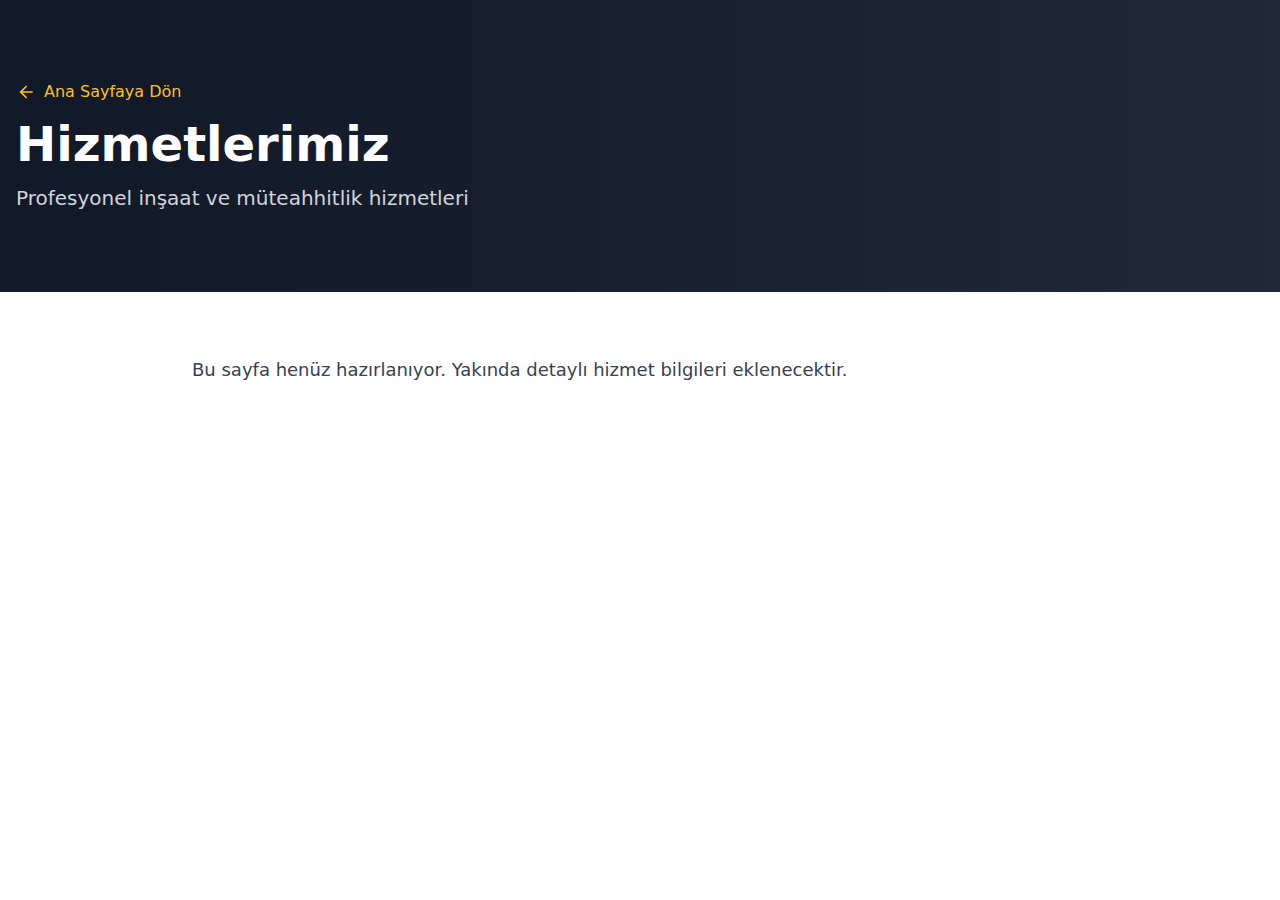
<file: hizmetler/index.html>
<!DOCTYPE html><html><head><meta charset="utf-8"><meta name="viewport" content="width=device-width, initial-scale=1"><title>Hizmetlerimiz - İnşaat Firması</title><link rel="stylesheet" href="/_nuxt/entry.BWHt-BjX.css" crossorigin><style>:where(.i-mdi\:arrow-left){display:inline-block;width:1em;height:1em;background-color:currentColor;-webkit-mask-image:var(--svg);mask-image:var(--svg);-webkit-mask-repeat:no-repeat;mask-repeat:no-repeat;-webkit-mask-size:100% 100%;mask-size:100% 100%;--svg:url("data:image/svg+xml,%3Csvg xmlns='http://www.w3.org/2000/svg' viewBox='0 0 24 24' width='24' height='24'%3E%3Cpath fill='black' d='M20 11v2H8l5.5 5.5l-1.42 1.42L4.16 12l7.92-7.92L13.5 5.5L8 11z'/%3E%3C/svg%3E")}</style><link rel="preload" as="fetch" crossorigin="anonymous" href="/hizmetler/_payload.json?5bb4b2f4-4f85-4a54-b57d-724a24c1b46b"><link rel="modulepreload" as="script" crossorigin href="/_nuxt/naLFTWM6.js"><link rel="modulepreload" as="script" crossorigin href="/_nuxt/VE8-GDGf.js"><link rel="modulepreload" as="script" crossorigin href="/_nuxt/C_Yl8ZlC.js"><link rel="modulepreload" as="script" crossorigin href="/_nuxt/CBp4A4FE.js"><link rel="modulepreload" as="script" crossorigin href="/_nuxt/LPWm014F.js"><link rel="preload" as="fetch" fetchpriority="low" crossorigin="anonymous" href="/_nuxt/builds/meta/5bb4b2f4-4f85-4a54-b57d-724a24c1b46b.json"><meta name="description" content="Sunduğumuz inşaat ve müteahhitlik hizmetleri"><script type="module" src="/_nuxt/naLFTWM6.js" crossorigin></script></head><body><div id="__nuxt"><div><section class="relative bg-gradient-to-r from-gray-900 to-gray-800 text-white py-20"><div class="container mx-auto px-4"><a href="/" class="inline-flex items-center text-amber-400 hover:text-amber-300 mb-4"><span class="iconify i-mdi:arrow-left text-xl mr-2" aria-hidden="true" style=""></span> Ana Sayfaya Dön </a><h1 class="text-4xl md:text-5xl font-bold mb-4"> Hizmetlerimiz </h1><p class="text-xl text-gray-300"> Profesyonel inşaat ve müteahhitlik hizmetleri </p></div></section><section class="py-16 bg-white"><div class="container mx-auto px-4"><div class="max-w-4xl mx-auto"><p class="text-lg text-gray-700 mb-6"> Bu sayfa henüz hazırlanıyor. Yakında detaylı hizmet bilgileri eklenecektir. </p></div></div></section></div></div><div id="teleports"></div><script type="application/json" data-nuxt-data="nuxt-app" data-ssr="true" id="__NUXT_DATA__" data-src="/hizmetler/_payload.json?5bb4b2f4-4f85-4a54-b57d-724a24c1b46b">[{"state":1,"once":3,"_errors":4,"serverRendered":6,"path":7,"prerenderedAt":8},["Reactive",2],{},["Set"],["ShallowReactive",5],{},true,"/hizmetler",1763218402594]</script><script>window.__NUXT__={};window.__NUXT__.config={public:{mdc:{components:{prose:true,map:{}},headings:{anchorLinks:{h1:false,h2:false,h3:false,h4:true,h5:false,h6:false}}},content:{wsUrl:""}},app:{baseURL:"/",buildId:"5bb4b2f4-4f85-4a54-b57d-724a24c1b46b",buildAssetsDir:"/_nuxt/",cdnURL:""}}</script></body></html>
</file>
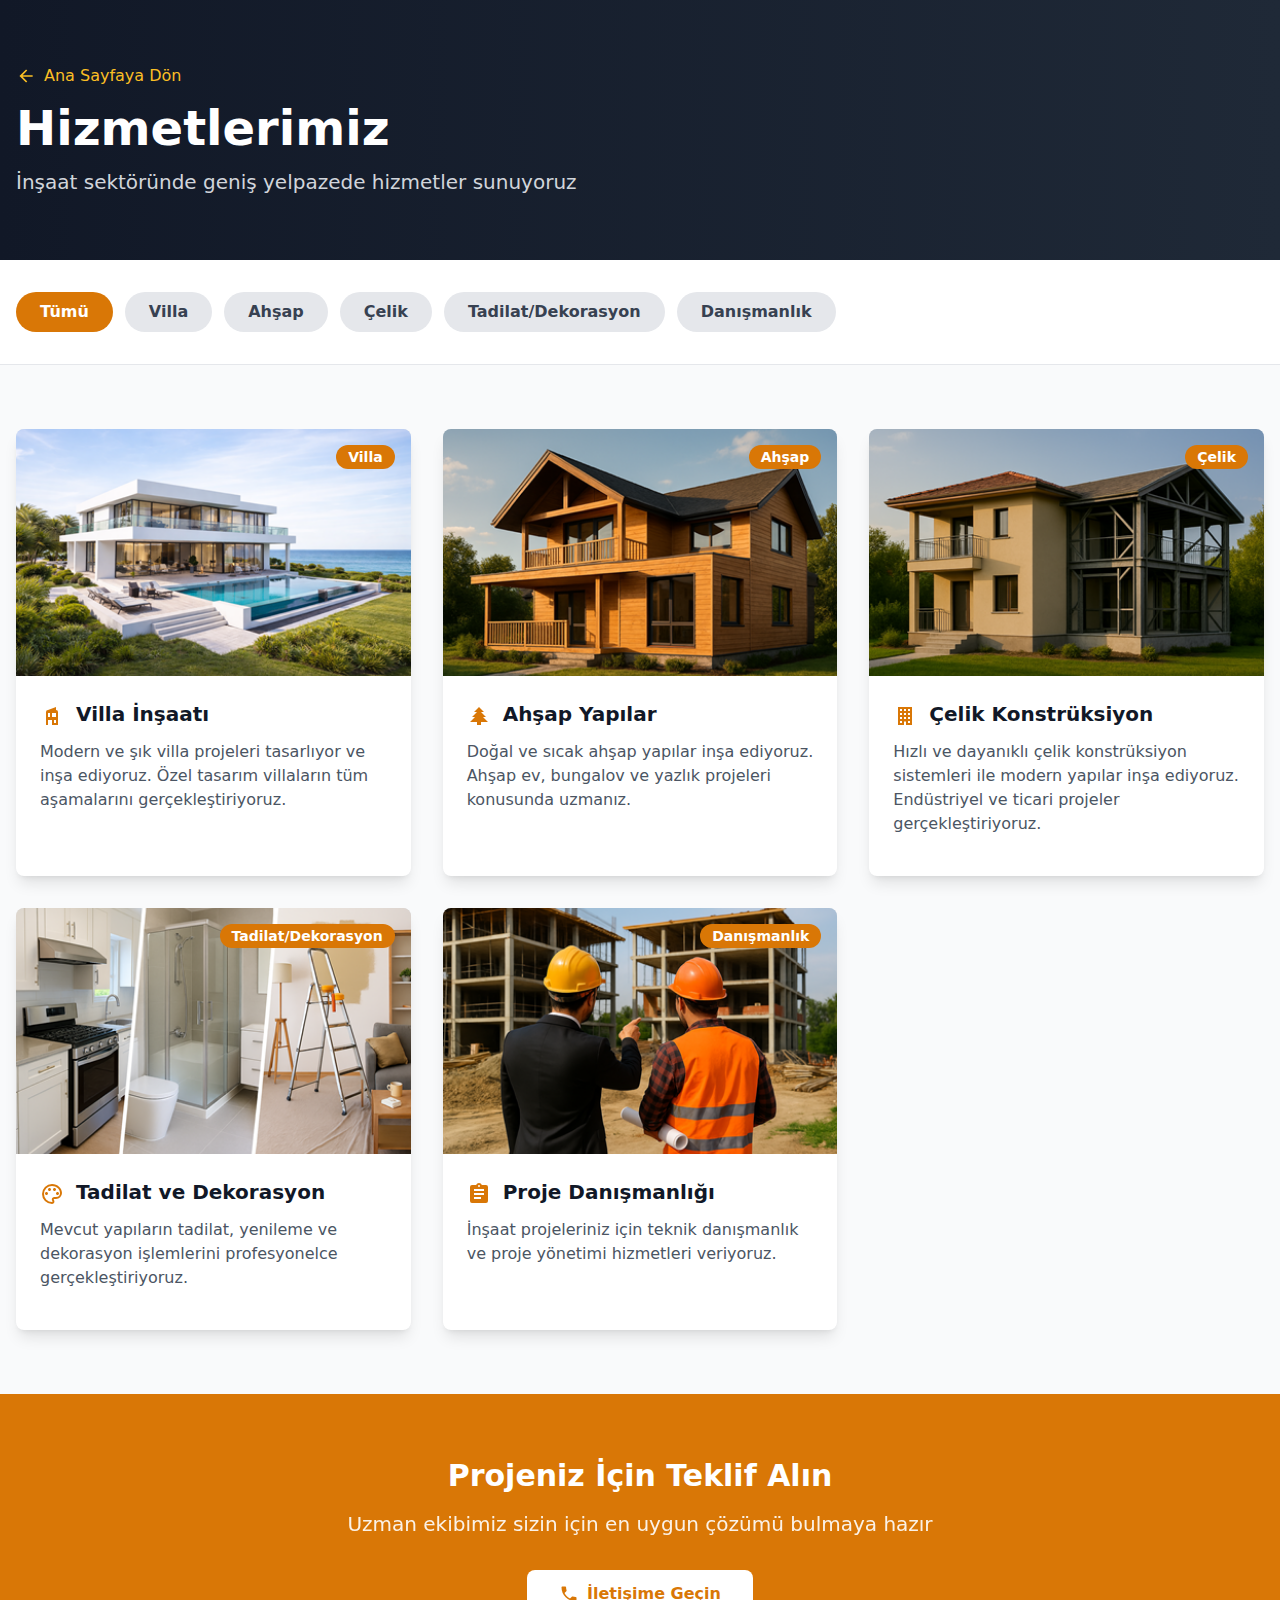
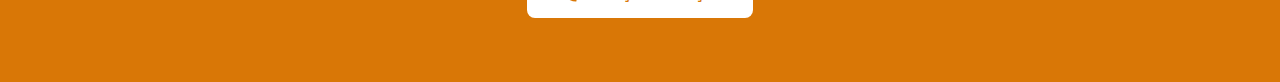
<file: hizmetlerimiz/index.html>
<!DOCTYPE html><html><head><meta charset="utf-8"><meta name="viewport" content="width=device-width, initial-scale=1"><title>Hizmetlerimiz - İnşaat Hizmetleri</title><link rel="stylesheet" href="/_nuxt/entry.BZbUcTrW.css" crossorigin><style>:where(.i-mdi\:arrow-left){display:inline-block;width:1em;height:1em;background-color:currentColor;-webkit-mask-image:var(--svg);mask-image:var(--svg);-webkit-mask-repeat:no-repeat;mask-repeat:no-repeat;-webkit-mask-size:100% 100%;mask-size:100% 100%;--svg:url("data:image/svg+xml,%3Csvg xmlns='http://www.w3.org/2000/svg' viewBox='0 0 24 24' width='24' height='24'%3E%3Cpath fill='black' d='M20 11v2H8l5.5 5.5l-1.42 1.42L4.16 12l7.92-7.92L13.5 5.5L8 11z'/%3E%3C/svg%3E")}:where(.i-mdi\:clipboard-text){display:inline-block;width:1em;height:1em;background-color:currentColor;-webkit-mask-image:var(--svg);mask-image:var(--svg);-webkit-mask-repeat:no-repeat;mask-repeat:no-repeat;-webkit-mask-size:100% 100%;mask-size:100% 100%;--svg:url("data:image/svg+xml,%3Csvg xmlns='http://www.w3.org/2000/svg' viewBox='0 0 24 24' width='24' height='24'%3E%3Cpath fill='black' d='M17 9H7V7h10m0 6H7v-2h10m-3 6H7v-2h7M12 3a1 1 0 0 1 1 1a1 1 0 0 1-1 1a1 1 0 0 1-1-1a1 1 0 0 1 1-1m7 0h-4.18C14.4 1.84 13.3 1 12 1s-2.4.84-2.82 2H5a2 2 0 0 0-2 2v14a2 2 0 0 0 2 2h14a2 2 0 0 0 2-2V5a2 2 0 0 0-2-2'/%3E%3C/svg%3E")}:where(.i-mdi\:home-modern){display:inline-block;width:1em;height:1em;background-color:currentColor;-webkit-mask-image:var(--svg);mask-image:var(--svg);-webkit-mask-repeat:no-repeat;mask-repeat:no-repeat;-webkit-mask-size:100% 100%;mask-size:100% 100%;--svg:url("data:image/svg+xml,%3Csvg xmlns='http://www.w3.org/2000/svg' viewBox='0 0 24 24' width='24' height='24'%3E%3Cpath fill='black' d='M6 21V8a2 2 0 0 1 2-2l8-3v3a2 2 0 0 1 2 2v13h-6v-5H8v5zm8-2h2v-3h-2zm-6-6h2V9H8zm4 0h4V9h-4z'/%3E%3C/svg%3E")}:where(.i-mdi\:office-building){display:inline-block;width:1em;height:1em;background-color:currentColor;-webkit-mask-image:var(--svg);mask-image:var(--svg);-webkit-mask-repeat:no-repeat;mask-repeat:no-repeat;-webkit-mask-size:100% 100%;mask-size:100% 100%;--svg:url("data:image/svg+xml,%3Csvg xmlns='http://www.w3.org/2000/svg' viewBox='0 0 24 24' width='24' height='24'%3E%3Cpath fill='black' d='M5 3v18h6v-3.5h2V21h6V3zm2 2h2v2H7zm4 0h2v2h-2zm4 0h2v2h-2zM7 9h2v2H7zm4 0h2v2h-2zm4 0h2v2h-2zm-8 4h2v2H7zm4 0h2v2h-2zm4 0h2v2h-2zm-8 4h2v2H7zm8 0h2v2h-2z'/%3E%3C/svg%3E")}:where(.i-mdi\:paint-outline){display:inline-block;width:1em;height:1em;background-color:currentColor;-webkit-mask-image:var(--svg);mask-image:var(--svg);-webkit-mask-repeat:no-repeat;mask-repeat:no-repeat;-webkit-mask-size:100% 100%;mask-size:100% 100%;--svg:url("data:image/svg+xml,%3Csvg xmlns='http://www.w3.org/2000/svg' viewBox='0 0 24 24' width='24' height='24'%3E%3Cpath fill='black' d='M12 22A10 10 0 0 1 2 12A10 10 0 0 1 12 2c5.5 0 10 4 10 9a6 6 0 0 1-6 6h-1.8c-.3 0-.5.2-.5.5c0 .1.1.2.1.3c.4.5.6 1.1.6 1.7c.1 1.4-1 2.5-2.4 2.5m0-18a8 8 0 0 0-8 8a8 8 0 0 0 8 8c.3 0 .5-.2.5-.5c0-.2-.1-.3-.1-.4c-.4-.5-.6-1-.6-1.6c0-1.4 1.1-2.5 2.5-2.5H16a4 4 0 0 0 4-4c0-3.9-3.6-7-8-7m-5.5 6c.8 0 1.5.7 1.5 1.5S7.3 13 6.5 13S5 12.3 5 11.5S5.7 10 6.5 10m3-4c.8 0 1.5.7 1.5 1.5S10.3 9 9.5 9S8 8.3 8 7.5S8.7 6 9.5 6m5 0c.8 0 1.5.7 1.5 1.5S15.3 9 14.5 9S13 8.3 13 7.5S13.7 6 14.5 6m3 4c.8 0 1.5.7 1.5 1.5s-.7 1.5-1.5 1.5s-1.5-.7-1.5-1.5s.7-1.5 1.5-1.5'/%3E%3C/svg%3E")}:where(.i-mdi\:phone){display:inline-block;width:1em;height:1em;background-color:currentColor;-webkit-mask-image:var(--svg);mask-image:var(--svg);-webkit-mask-repeat:no-repeat;mask-repeat:no-repeat;-webkit-mask-size:100% 100%;mask-size:100% 100%;--svg:url("data:image/svg+xml,%3Csvg xmlns='http://www.w3.org/2000/svg' viewBox='0 0 24 24' width='24' height='24'%3E%3Cpath fill='black' d='M6.62 10.79c1.44 2.83 3.76 5.15 6.59 6.59l2.2-2.2c.28-.28.67-.36 1.02-.25c1.12.37 2.32.57 3.57.57a1 1 0 0 1 1 1V20a1 1 0 0 1-1 1A17 17 0 0 1 3 4a1 1 0 0 1 1-1h3.5a1 1 0 0 1 1 1c0 1.25.2 2.45.57 3.57c.11.35.03.74-.25 1.02z'/%3E%3C/svg%3E")}:where(.i-mdi\:pine-tree){display:inline-block;width:1em;height:1em;background-color:currentColor;-webkit-mask-image:var(--svg);mask-image:var(--svg);-webkit-mask-repeat:no-repeat;mask-repeat:no-repeat;-webkit-mask-size:100% 100%;mask-size:100% 100%;--svg:url("data:image/svg+xml,%3Csvg xmlns='http://www.w3.org/2000/svg' viewBox='0 0 24 24' width='24' height='24'%3E%3Cpath fill='black' d='M10 21v-3H3l5-5H5l5-5H7l5-5l5 5h-3l5 5h-3l5 5h-7v3z'/%3E%3C/svg%3E")}</style><link rel="preload" as="fetch" crossorigin="anonymous" href="/hizmetlerimiz/_payload.json?c1cd1f65-720f-4de2-b2c9-fdb7ad32e632"><link rel="modulepreload" as="script" crossorigin href="/_nuxt/dn9jgN1r.js"><link rel="modulepreload" as="script" crossorigin href="/_nuxt/C2b1tKnD.js"><link rel="modulepreload" as="script" crossorigin href="/_nuxt/BnhOcLAm.js"><link rel="modulepreload" as="script" crossorigin href="/_nuxt/DAkFyT67.js"><link rel="modulepreload" as="script" crossorigin href="/_nuxt/GHqydp9c.js"><link rel="modulepreload" as="script" crossorigin href="/_nuxt/CHxoLJyQ.js"><link rel="preload" as="fetch" fetchpriority="low" crossorigin="anonymous" href="/_nuxt/builds/meta/c1cd1f65-720f-4de2-b2c9-fdb7ad32e632.json"><meta name="description" content="Villa inşaatı, ahşap yapılar, çelik konstrüksiyon ve daha fazlası. İnşaat sektöründeki tüm hizmetlerimiz."><script type="module" src="/_nuxt/dn9jgN1r.js" crossorigin></script></head><body><div id="__nuxt"><div><section class="relative bg-gradient-to-r from-gray-900 to-gray-800 text-white py-16"><div class="container mx-auto px-4"><a href="/" class="inline-flex items-center text-amber-400 hover:text-amber-300 mb-4"><span class="iconify i-mdi:arrow-left text-xl mr-2" aria-hidden="true" style=""></span> Ana Sayfaya Dön </a><h1 class="text-4xl md:text-5xl font-bold mb-4"> Hizmetlerimiz </h1><p class="text-xl text-gray-300"> İnşaat sektöründe geniş yelpazede hizmetler sunuyoruz </p></div></section><section class="py-8 bg-white border-b"><div class="container mx-auto px-4"><div class="flex flex-wrap gap-3"><button class="px-6 py-2 rounded-full font-semibold transition-colors bg-amber-600 text-white"> Tümü </button><!--[--><button class="px-6 py-2 rounded-full font-semibold transition-colors bg-gray-200 text-gray-700 hover:bg-gray-300">Villa</button><button class="px-6 py-2 rounded-full font-semibold transition-colors bg-gray-200 text-gray-700 hover:bg-gray-300">Ahşap</button><button class="px-6 py-2 rounded-full font-semibold transition-colors bg-gray-200 text-gray-700 hover:bg-gray-300">Çelik</button><button class="px-6 py-2 rounded-full font-semibold transition-colors bg-gray-200 text-gray-700 hover:bg-gray-300">Tadilat/Dekorasyon</button><button class="px-6 py-2 rounded-full font-semibold transition-colors bg-gray-200 text-gray-700 hover:bg-gray-300">Danışmanlık</button><!--]--></div></div></section><section class="py-16 bg-gray-50"><div class="container mx-auto px-4"><div class="grid grid-cols-1 md:grid-cols-2 lg:grid-cols-3 gap-8"><!--[--><div class="bg-white rounded-lg shadow-lg overflow-hidden hover:shadow-xl transition-shadow"><div class="aspect-[16/10] bg-gradient-to-br from-gray-200 to-gray-300 relative overflow-hidden"><img src="/images/services/villa-1.png" alt="Villa İnşaatı" class="w-full h-full object-cover"><div class="absolute top-4 right-4"><span class="bg-amber-600 text-white px-3 py-1 rounded-full text-sm font-semibold">Villa</span></div></div><div class="p-6"><div class="flex items-start gap-3 mb-3"><span class="iconify i-mdi:home-modern text-2xl text-amber-600 mt-1 flex-shrink-0" aria-hidden="true" style=""></span><h3 class="text-xl font-bold text-gray-900">Villa İnşaatı</h3></div><p class="text-gray-600 mb-4">Modern ve şık villa projeleri tasarlıyor ve inşa ediyoruz. Özel tasarım villaların tüm aşamalarını gerçekleştiriyoruz.</p><!----></div></div><div class="bg-white rounded-lg shadow-lg overflow-hidden hover:shadow-xl transition-shadow"><div class="aspect-[16/10] bg-gradient-to-br from-gray-200 to-gray-300 relative overflow-hidden"><img src="/images/services/ahsap-1.png" alt="Ahşap Yapılar" class="w-full h-full object-cover"><div class="absolute top-4 right-4"><span class="bg-amber-600 text-white px-3 py-1 rounded-full text-sm font-semibold">Ahşap</span></div></div><div class="p-6"><div class="flex items-start gap-3 mb-3"><span class="iconify i-mdi:pine-tree text-2xl text-amber-600 mt-1 flex-shrink-0" aria-hidden="true" style=""></span><h3 class="text-xl font-bold text-gray-900">Ahşap Yapılar</h3></div><p class="text-gray-600 mb-4">Doğal ve sıcak ahşap yapılar inşa ediyoruz. Ahşap ev, bungalov ve yazlık projeleri konusunda uzmanız.</p><!----></div></div><div class="bg-white rounded-lg shadow-lg overflow-hidden hover:shadow-xl transition-shadow"><div class="aspect-[16/10] bg-gradient-to-br from-gray-200 to-gray-300 relative overflow-hidden"><img src="/images/services/celik-1.png" alt="Çelik Konstrüksiyon" class="w-full h-full object-cover"><div class="absolute top-4 right-4"><span class="bg-amber-600 text-white px-3 py-1 rounded-full text-sm font-semibold">Çelik</span></div></div><div class="p-6"><div class="flex items-start gap-3 mb-3"><span class="iconify i-mdi:office-building text-2xl text-amber-600 mt-1 flex-shrink-0" aria-hidden="true" style=""></span><h3 class="text-xl font-bold text-gray-900">Çelik Konstrüksiyon</h3></div><p class="text-gray-600 mb-4">Hızlı ve dayanıklı çelik konstrüksiyon sistemleri ile modern yapılar inşa ediyoruz. Endüstriyel ve ticari projeler gerçekleştiriyoruz.</p><!----></div></div><div class="bg-white rounded-lg shadow-lg overflow-hidden hover:shadow-xl transition-shadow"><div class="aspect-[16/10] bg-gradient-to-br from-gray-200 to-gray-300 relative overflow-hidden"><img src="/images/services/tadilat-dekorasyon-1.png" alt="Tadilat ve Dekorasyon" class="w-full h-full object-cover"><div class="absolute top-4 right-4"><span class="bg-amber-600 text-white px-3 py-1 rounded-full text-sm font-semibold">Tadilat/Dekorasyon</span></div></div><div class="p-6"><div class="flex items-start gap-3 mb-3"><span class="iconify i-mdi:paint-outline text-2xl text-amber-600 mt-1 flex-shrink-0" aria-hidden="true" style=""></span><h3 class="text-xl font-bold text-gray-900">Tadilat ve Dekorasyon</h3></div><p class="text-gray-600 mb-4">Mevcut yapıların tadilat, yenileme ve dekorasyon işlemlerini profesyonelce gerçekleştiriyoruz.</p><!----></div></div><div class="bg-white rounded-lg shadow-lg overflow-hidden hover:shadow-xl transition-shadow"><div class="aspect-[16/10] bg-gradient-to-br from-gray-200 to-gray-300 relative overflow-hidden"><img src="/images/services/danismanlik-1.png" alt="Proje Danışmanlığı" class="w-full h-full object-cover"><div class="absolute top-4 right-4"><span class="bg-amber-600 text-white px-3 py-1 rounded-full text-sm font-semibold">Danışmanlık</span></div></div><div class="p-6"><div class="flex items-start gap-3 mb-3"><span class="iconify i-mdi:clipboard-text text-2xl text-amber-600 mt-1 flex-shrink-0" aria-hidden="true" style=""></span><h3 class="text-xl font-bold text-gray-900">Proje Danışmanlığı</h3></div><p class="text-gray-600 mb-4">İnşaat projeleriniz için teknik danışmanlık ve proje yönetimi hizmetleri veriyoruz.</p><!----></div></div><!--]--></div><!----></div></section><section class="py-16 bg-amber-600"><div class="container mx-auto px-4 text-center"><h2 class="text-3xl font-bold text-white mb-4"> Projeniz İçin Teklif Alın </h2><p class="text-xl text-white opacity-90 mb-8"> Uzman ekibimiz sizin için en uygun çözümü bulmaya hazır </p><a href="/iletisim" class="inline-flex items-center bg-white text-amber-600 px-8 py-3 rounded-lg hover:bg-gray-100 transition-colors font-semibold"><span class="iconify i-mdi:phone mr-2 text-xl" aria-hidden="true" style=""></span> İletişime Geçin </a></div></section></div></div><div id="teleports"></div><script type="application/json" data-nuxt-data="nuxt-app" data-ssr="true" id="__NUXT_DATA__" data-src="/hizmetlerimiz/_payload.json?c1cd1f65-720f-4de2-b2c9-fdb7ad32e632">[{"state":1,"once":3,"_errors":4,"serverRendered":6,"path":7,"prerenderedAt":8},["Reactive",2],{},["Set"],["ShallowReactive",5],{"services":-1},true,"/hizmetlerimiz",1769027015802]</script><script>window.__NUXT__={};window.__NUXT__.config={public:{mdc:{components:{prose:true,map:{}},headings:{anchorLinks:{h1:false,h2:false,h3:false,h4:true,h5:false,h6:false}}},content:{wsUrl:""}},app:{baseURL:"/",buildId:"c1cd1f65-720f-4de2-b2c9-fdb7ad32e632",buildAssetsDir:"/_nuxt/",cdnURL:""}}</script></body></html>
</file>
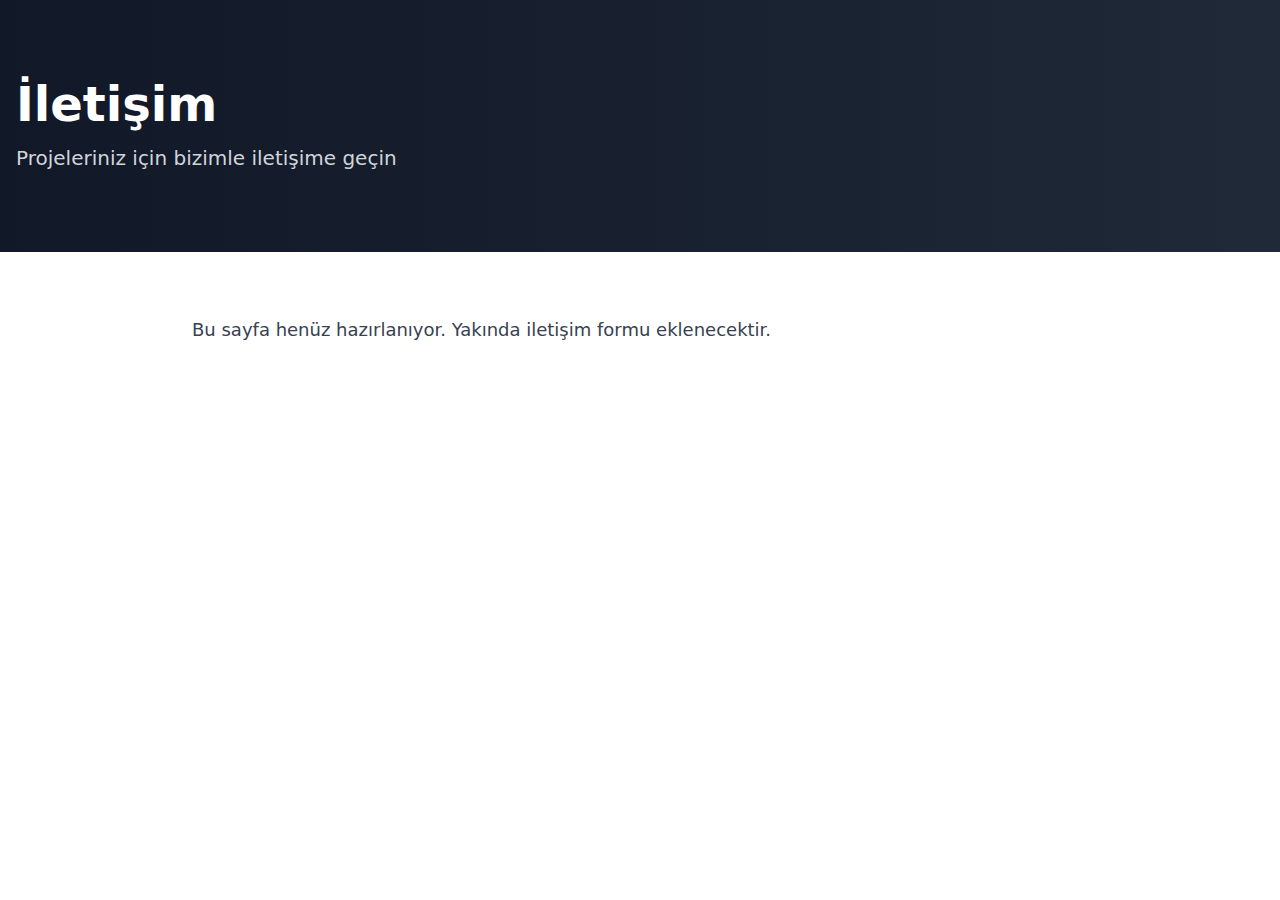
<file: iletisim/index.html>
<!DOCTYPE html><html><head><meta charset="utf-8"><meta name="viewport" content="width=device-width, initial-scale=1"><title>İletişim - İnşaat Firması</title><link rel="stylesheet" href="/_nuxt/entry.C30qKtih.css" crossorigin><link rel="preload" as="fetch" crossorigin="anonymous" href="/iletisim/_payload.json?bc8a9a6a-dbf8-4f32-ba17-6f047af40f45"><link rel="modulepreload" as="script" crossorigin href="/_nuxt/CE0enV_o.js"><link rel="modulepreload" as="script" crossorigin href="/_nuxt/DqZwLl5M.js"><link rel="modulepreload" as="script" crossorigin href="/_nuxt/BLHZa8rJ.js"><link rel="preload" as="fetch" fetchpriority="low" crossorigin="anonymous" href="/_nuxt/builds/meta/bc8a9a6a-dbf8-4f32-ba17-6f047af40f45.json"><meta name="description" content="Bizimle iletişime geçin"><script type="module" src="/_nuxt/CE0enV_o.js" crossorigin></script></head><body><div id="__nuxt"><div><section class="relative bg-gradient-to-r from-gray-900 to-gray-800 text-white py-20"><div class="container mx-auto px-4"><h1 class="text-4xl md:text-5xl font-bold mb-4"> İletişim </h1><p class="text-xl text-gray-300"> Projeleriniz için bizimle iletişime geçin </p></div></section><section class="py-16 bg-white"><div class="container mx-auto px-4"><div class="max-w-4xl mx-auto"><p class="text-lg text-gray-700 mb-6"> Bu sayfa henüz hazırlanıyor. Yakında iletişim formu eklenecektir. </p></div></div></section></div></div><div id="teleports"></div><script type="application/json" data-nuxt-data="nuxt-app" data-ssr="true" id="__NUXT_DATA__" data-src="/iletisim/_payload.json?bc8a9a6a-dbf8-4f32-ba17-6f047af40f45">[{"state":1,"once":3,"_errors":4,"serverRendered":6,"path":7,"prerenderedAt":8},["Reactive",2],{},["Set"],["ShallowReactive",5],{},true,"/iletisim",1762534373067]</script><script>window.__NUXT__={};window.__NUXT__.config={public:{mdc:{components:{prose:true,map:{}},headings:{anchorLinks:{h1:false,h2:true,h3:true,h4:true,h5:false,h6:false}}},content:{wsUrl:""}},app:{baseURL:"/",buildId:"bc8a9a6a-dbf8-4f32-ba17-6f047af40f45",buildAssetsDir:"/_nuxt/",cdnURL:""}}</script></body></html>
</file>
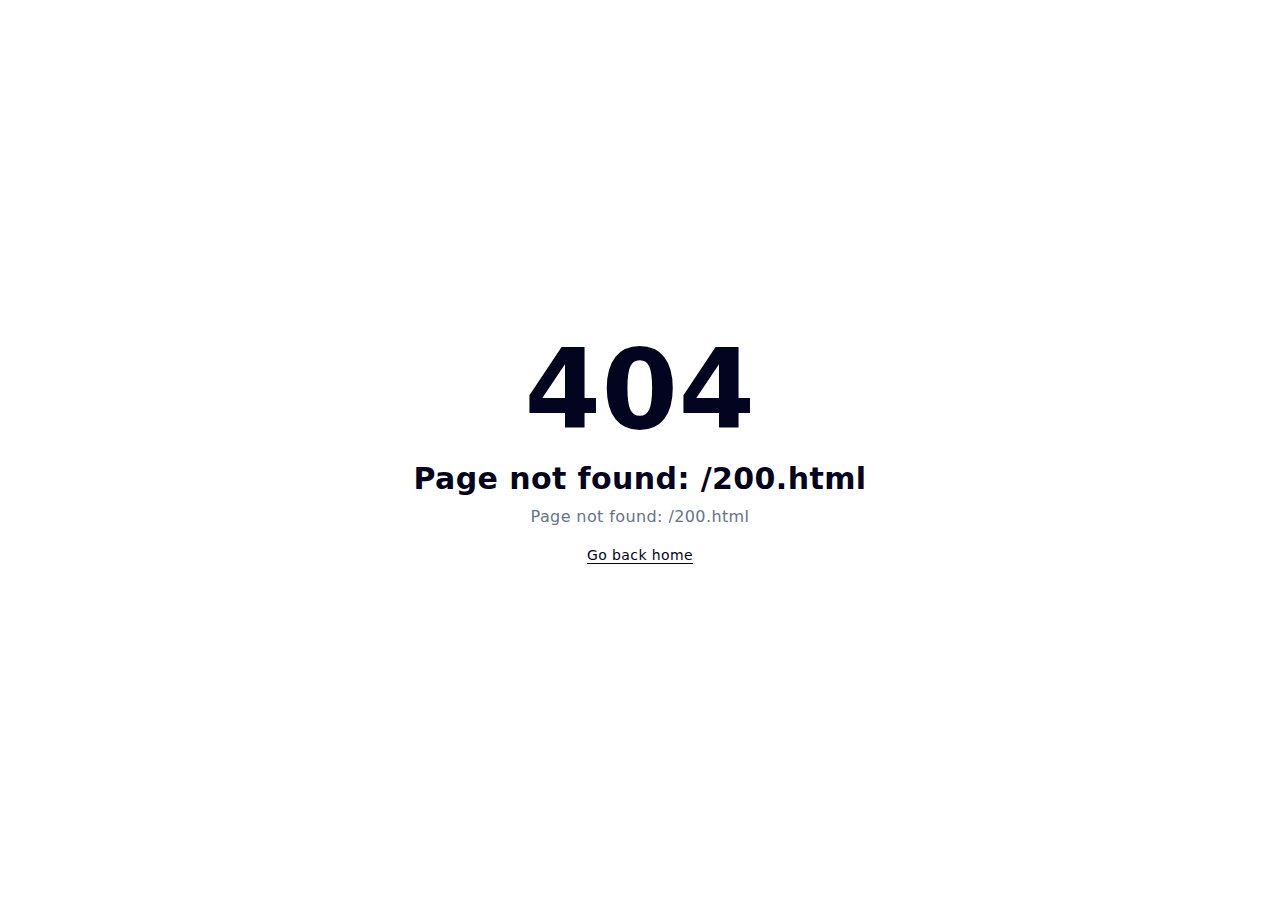
<file: 200.html>
<!DOCTYPE html><html><head><meta charset="utf-8"><meta name="viewport" content="width=device-width, initial-scale=1"><title>Topdemir İnşaat - Villa ve Konut İnşaatı</title><link rel="stylesheet" href="/_nuxt/entry.BpFnUZdX.css" crossorigin><link rel="modulepreload" as="script" crossorigin href="/_nuxt/DmZ58Rm3.js"><meta name="description" content="Villa, ev, apartman inşaatı ve müteahhitlik hizmetleri. Karabiga, Çanakkale."><script type="module" src="/_nuxt/DmZ58Rm3.js" crossorigin></script><script id="unhead:payload" type="application/json">{"title":"Topdemir İnşaat - Villa ve Konut İnşaatı"}</script></head><body><div id="__nuxt"></div><div id="teleports"></div><script type="application/json" data-nuxt-data="nuxt-app" data-ssr="false" id="__NUXT_DATA__">[{"prerenderedAt":1,"serverRendered":2},1769634765235,false]</script><script>window.__NUXT__={};window.__NUXT__.config={public:{},app:{baseURL:"/",buildId:"e727adc1-0217-4bc2-a920-1fe13c98f27d",buildAssetsDir:"/_nuxt/",cdnURL:""}}</script></body></html>
</file>
<file: _nuxt/entry.BpFnUZdX.css>
*,::backdrop,:after,:before{--tw-border-spacing-x:0;--tw-border-spacing-y:0;--tw-translate-x:0;--tw-translate-y:0;--tw-rotate:0;--tw-skew-x:0;--tw-skew-y:0;--tw-scale-x:1;--tw-scale-y:1;--tw-pan-x: ;--tw-pan-y: ;--tw-pinch-zoom: ;--tw-scroll-snap-strictness:proximity;--tw-gradient-from-position: ;--tw-gradient-via-position: ;--tw-gradient-to-position: ;--tw-ordinal: ;--tw-slashed-zero: ;--tw-numeric-figure: ;--tw-numeric-spacing: ;--tw-numeric-fraction: ;--tw-ring-inset: ;--tw-ring-offset-width:0px;--tw-ring-offset-color:#fff;--tw-ring-color:#3b82f680;--tw-ring-offset-shadow:0 0 #0000;--tw-ring-shadow:0 0 #0000;--tw-shadow:0 0 #0000;--tw-shadow-colored:0 0 #0000;--tw-blur: ;--tw-brightness: ;--tw-contrast: ;--tw-grayscale: ;--tw-hue-rotate: ;--tw-invert: ;--tw-saturate: ;--tw-sepia: ;--tw-drop-shadow: ;--tw-backdrop-blur: ;--tw-backdrop-brightness: ;--tw-backdrop-contrast: ;--tw-backdrop-grayscale: ;--tw-backdrop-hue-rotate: ;--tw-backdrop-invert: ;--tw-backdrop-opacity: ;--tw-backdrop-saturate: ;--tw-backdrop-sepia: ;--tw-contain-size: ;--tw-contain-layout: ;--tw-contain-paint: ;--tw-contain-style: }*,:after,:before{border:0 solid #e5e7eb;box-sizing:border-box}:after,:before{--tw-content:""}:host,html{line-height:1.5;-webkit-text-size-adjust:100%;font-family:Inter,system-ui,sans-serif;font-feature-settings:normal;font-variation-settings:normal;tab-size:4;-webkit-tap-highlight-color:transparent}body{line-height:inherit;margin:0}hr{border-top-width:1px;color:inherit;height:0}abbr:where([title]){-webkit-text-decoration:underline dotted;text-decoration:underline dotted}h1,h2,h3,h4,h5,h6{font-size:inherit;font-weight:inherit}a{color:inherit;text-decoration:inherit}b,strong{font-weight:bolder}code,kbd,pre,samp{font-family:ui-monospace,SFMono-Regular,Menlo,Monaco,Consolas,Liberation Mono,Courier New,monospace;font-feature-settings:normal;font-size:1em;font-variation-settings:normal}small{font-size:80%}sub,sup{font-size:75%;line-height:0;position:relative;vertical-align:initial}sub{bottom:-.25em}sup{top:-.5em}table{border-collapse:collapse;border-color:inherit;text-indent:0}button,input,optgroup,select,textarea{color:inherit;font-family:inherit;font-feature-settings:inherit;font-size:100%;font-variation-settings:inherit;font-weight:inherit;letter-spacing:inherit;line-height:inherit;margin:0;padding:0}button,select{text-transform:none}button,input:where([type=button]),input:where([type=reset]),input:where([type=submit]){-webkit-appearance:button;background-color:initial;background-image:none}:-moz-focusring{outline:auto}:-moz-ui-invalid{box-shadow:none}progress{vertical-align:initial}::-webkit-inner-spin-button,::-webkit-outer-spin-button{height:auto}[type=search]{-webkit-appearance:textfield;outline-offset:-2px}::-webkit-search-decoration{-webkit-appearance:none}::-webkit-file-upload-button{-webkit-appearance:button;font:inherit}summary{display:list-item}blockquote,dd,dl,figure,h1,h2,h3,h4,h5,h6,hr,p,pre{margin:0}fieldset{margin:0}fieldset,legend{padding:0}menu,ol,ul{list-style:none;margin:0;padding:0}dialog{padding:0}textarea{resize:vertical}input::placeholder,textarea::placeholder{color:#9ca3af;opacity:1}[role=button],button{cursor:pointer}:disabled{cursor:default}audio,canvas,embed,iframe,img,object,svg,video{display:block;vertical-align:middle}img,video{height:auto;max-width:100%}[hidden]:where(:not([hidden=until-found])){display:none}.container{width:100%}@media(min-width:640px){.container{max-width:640px}}@media(min-width:768px){.container{max-width:768px}}@media(min-width:1024px){.container{max-width:1024px}}@media(min-width:1280px){.container{max-width:1280px}}@media(min-width:1536px){.container{max-width:1536px}}.absolute{position:absolute}.relative{position:relative}.sticky{position:sticky}.inset-0{inset:0}.-bottom-6{bottom:-1.5rem}.-right-6{right:-1.5rem}.bottom-0{bottom:0}.bottom-20{bottom:5rem}.bottom-8{bottom:2rem}.left-0{left:0}.left-1\/2{left:50%}.left-20{left:5rem}.right-0{right:0}.right-20{right:5rem}.right-4{right:1rem}.top-0{top:0}.top-1\/2{top:50%}.top-20{top:5rem}.top-4{top:1rem}.top-8{top:2rem}.z-10{z-index:10}.z-50{z-index:50}.mx-auto{margin-left:auto;margin-right:auto}.-mb-24{margin-bottom:-6rem}.-ml-24{margin-left:-6rem}.-mr-32{margin-right:-8rem}.-mt-32{margin-top:-8rem}.mb-1{margin-bottom:.25rem}.mb-12{margin-bottom:3rem}.mb-2{margin-bottom:.5rem}.mb-3{margin-bottom:.75rem}.mb-4{margin-bottom:1rem}.mb-8{margin-bottom:2rem}.ml-4{margin-left:1rem}.mr-2{margin-right:.5rem}.mt-1{margin-top:.25rem}.mt-4{margin-top:1rem}.mt-8{margin-top:2rem}.block{display:block}.inline-block{display:inline-block}.flex{display:flex}.inline-flex{display:inline-flex}.grid{display:grid}.hidden{display:none}.aspect-\[16\/10\]{aspect-ratio:16/10}.aspect-square{aspect-ratio:1/1}.h-12{height:3rem}.h-48{height:12rem}.h-64{height:16rem}.h-80{height:20rem}.h-96{height:24rem}.h-\[500px\]{height:500px}.h-\[600px\]{height:600px}.h-full{height:100%}.h-screen{height:100vh}.min-h-screen{min-height:100vh}.w-12{width:3rem}.w-48{width:12rem}.w-64{width:16rem}.w-80{width:20rem}.w-96{width:24rem}.w-\[600px\]{width:600px}.w-full{width:100%}.w-px{width:1px}.min-w-\[140px\]{min-width:140px}.max-w-3xl{max-width:48rem}.max-w-4xl{max-width:56rem}.max-w-5xl{max-width:64rem}.max-w-6xl{max-width:72rem}.flex-shrink-0{flex-shrink:0}.-translate-x-1\/2{--tw-translate-x:-50%}.-translate-x-1\/2,.-translate-y-1\/2{transform:translate(var(--tw-translate-x),var(--tw-translate-y)) rotate(var(--tw-rotate)) skew(var(--tw-skew-x)) skewY(var(--tw-skew-y)) scaleX(var(--tw-scale-x)) scaleY(var(--tw-scale-y))}.-translate-y-1\/2{--tw-translate-y:-50%}@keyframes bounce{0%,to{animation-timing-function:cubic-bezier(.8,0,1,1);transform:translateY(-25%)}50%{animation-timing-function:cubic-bezier(0,0,.2,1);transform:none}}.animate-bounce{animation:bounce 1s infinite}.cursor-pointer{cursor:pointer}.snap-y{scroll-snap-type:y var(--tw-scroll-snap-strictness)}.snap-mandatory{--tw-scroll-snap-strictness:mandatory}.snap-start{scroll-snap-align:start}.grid-cols-1{grid-template-columns:repeat(1,minmax(0,1fr))}.items-start{align-items:flex-start}.items-center{align-items:center}.justify-center{justify-content:center}.justify-between{justify-content:space-between}.gap-2{gap:.5rem}.gap-3{gap:.75rem}.gap-4{gap:1rem}.gap-6{gap:1.5rem}.gap-8{gap:2rem}.space-x-2>:not([hidden])~:not([hidden]){--tw-space-x-reverse:0;margin-left:calc(.5rem*(1 - var(--tw-space-x-reverse)));margin-right:calc(.5rem*var(--tw-space-x-reverse))}.space-x-4>:not([hidden])~:not([hidden]){--tw-space-x-reverse:0;margin-left:calc(1rem*(1 - var(--tw-space-x-reverse)));margin-right:calc(1rem*var(--tw-space-x-reverse))}.space-x-8>:not([hidden])~:not([hidden]){--tw-space-x-reverse:0;margin-left:calc(2rem*(1 - var(--tw-space-x-reverse)));margin-right:calc(2rem*var(--tw-space-x-reverse))}.space-y-2>:not([hidden])~:not([hidden]){--tw-space-y-reverse:0;margin-bottom:calc(.5rem*var(--tw-space-y-reverse));margin-top:calc(.5rem*(1 - var(--tw-space-y-reverse)))}.space-y-3>:not([hidden])~:not([hidden]){--tw-space-y-reverse:0;margin-bottom:calc(.75rem*var(--tw-space-y-reverse));margin-top:calc(.75rem*(1 - var(--tw-space-y-reverse)))}.space-y-6>:not([hidden])~:not([hidden]){--tw-space-y-reverse:0;margin-bottom:calc(1.5rem*var(--tw-space-y-reverse));margin-top:calc(1.5rem*(1 - var(--tw-space-y-reverse)))}.overflow-hidden{overflow:hidden}.overflow-x-hidden{overflow-x:hidden}.overflow-y-scroll{overflow-y:scroll}.rounded-2xl{border-radius:1rem}.rounded-full{border-radius:9999px}.rounded-lg{border-radius:.5rem}.rounded-xl{border-radius:.75rem}.border{border-width:1px}.border-t{border-top-width:1px}.border-blue-300\/20{border-color:#93c5fd33}.border-gray-800{--tw-border-opacity:1;border-color:rgb(31 41 55/var(--tw-border-opacity,1))}.bg-amber-100{--tw-bg-opacity:1;background-color:rgb(254 243 199/var(--tw-bg-opacity,1))}.bg-amber-200{--tw-bg-opacity:1;background-color:rgb(253 230 138/var(--tw-bg-opacity,1))}.bg-amber-50{--tw-bg-opacity:1;background-color:rgb(255 251 235/var(--tw-bg-opacity,1))}.bg-amber-600{--tw-bg-opacity:1;background-color:rgb(217 119 6/var(--tw-bg-opacity,1))}.bg-blue-400\/5{background-color:#60a5fa0d}.bg-blue-500\/10{background-color:#3b82f61a}.bg-cyan-400\/5{background-color:#22d3ee0d}.bg-gray-300{--tw-bg-opacity:1;background-color:rgb(209 213 219/var(--tw-bg-opacity,1))}.bg-gray-50{--tw-bg-opacity:1;background-color:rgb(249 250 251/var(--tw-bg-opacity,1))}.bg-gray-900{--tw-bg-opacity:1;background-color:rgb(17 24 39/var(--tw-bg-opacity,1))}.bg-white{--tw-bg-opacity:1;background-color:rgb(255 255 255/var(--tw-bg-opacity,1))}.bg-white\/10{background-color:#ffffff1a}.bg-gradient-to-br{background-image:linear-gradient(to bottom right,var(--tw-gradient-stops))}.bg-gradient-to-r{background-image:linear-gradient(to right,var(--tw-gradient-stops))}.from-amber-50{--tw-gradient-from:#fffbeb var(--tw-gradient-from-position);--tw-gradient-to:#fffbeb00 var(--tw-gradient-to-position);--tw-gradient-stops:var(--tw-gradient-from),var(--tw-gradient-to)}.from-blue-200{--tw-gradient-from:#bfdbfe var(--tw-gradient-from-position);--tw-gradient-to:#bfdbfe00 var(--tw-gradient-to-position);--tw-gradient-stops:var(--tw-gradient-from),var(--tw-gradient-to)}.from-gray-200{--tw-gradient-from:#e5e7eb var(--tw-gradient-from-position);--tw-gradient-to:#e5e7eb00 var(--tw-gradient-to-position);--tw-gradient-stops:var(--tw-gradient-from),var(--tw-gradient-to)}.from-slate-50{--tw-gradient-from:#f8fafc var(--tw-gradient-from-position);--tw-gradient-to:#f8fafc00 var(--tw-gradient-to-position);--tw-gradient-stops:var(--tw-gradient-from),var(--tw-gradient-to)}.from-slate-900{--tw-gradient-from:#0f172a var(--tw-gradient-from-position);--tw-gradient-to:#0f172a00 var(--tw-gradient-to-position);--tw-gradient-stops:var(--tw-gradient-from),var(--tw-gradient-to)}.via-blue-900{--tw-gradient-to:#1e3a8a00 var(--tw-gradient-to-position);--tw-gradient-stops:var(--tw-gradient-from),#1e3a8a var(--tw-gradient-via-position),var(--tw-gradient-to)}.via-cyan-200{--tw-gradient-to:#a5f3fc00 var(--tw-gradient-to-position);--tw-gradient-stops:var(--tw-gradient-from),#a5f3fc var(--tw-gradient-via-position),var(--tw-gradient-to)}.via-white{--tw-gradient-to:#fff0 var(--tw-gradient-to-position);--tw-gradient-stops:var(--tw-gradient-from),#fff var(--tw-gradient-via-position),var(--tw-gradient-to)}.to-blue-300{--tw-gradient-to:#93c5fd var(--tw-gradient-to-position)}.to-blue-50{--tw-gradient-to:#eff6ff var(--tw-gradient-to-position)}.to-gray-300{--tw-gradient-to:#d1d5db var(--tw-gradient-to-position)}.to-slate-800{--tw-gradient-to:#1e293b var(--tw-gradient-to-position)}.to-white{--tw-gradient-to:#fff var(--tw-gradient-to-position)}.bg-clip-text{-webkit-background-clip:text;background-clip:text}.object-cover{object-fit:cover}.p-3{padding:.75rem}.p-4{padding:1rem}.p-6{padding:1.5rem}.p-8{padding:2rem}.px-3{padding-left:.75rem;padding-right:.75rem}.px-4{padding-left:1rem;padding-right:1rem}.px-6{padding-left:1.5rem;padding-right:1.5rem}.py-1{padding-bottom:.25rem;padding-top:.25rem}.py-12{padding-bottom:3rem;padding-top:3rem}.py-16{padding-bottom:4rem;padding-top:4rem}.py-2{padding-bottom:.5rem;padding-top:.5rem}.py-3{padding-bottom:.75rem;padding-top:.75rem}.py-4{padding-top:1rem}.pb-4,.py-4{padding-bottom:1rem}.pt-8{padding-top:2rem}.text-center{text-align:center}.text-2xl{font-size:1.5rem;line-height:2rem}.text-3xl{font-size:1.875rem;line-height:2.25rem}.text-4xl{font-size:2.25rem;line-height:2.5rem}.text-5xl{font-size:3rem;line-height:1}.text-8xl{font-size:6rem;line-height:1}.text-base{font-size:1rem;line-height:1.5rem}.text-lg{font-size:1.125rem;line-height:1.75rem}.text-sm{font-size:.875rem;line-height:1.25rem}.text-xl{font-size:1.25rem;line-height:1.75rem}.font-bold{font-weight:700}.font-extrabold{font-weight:800}.font-light{font-weight:300}.font-medium{font-weight:500}.font-semibold{font-weight:600}.leading-relaxed{line-height:1.625}.leading-tight{line-height:1.25}.text-amber-600{--tw-text-opacity:1;color:rgb(217 119 6/var(--tw-text-opacity,1))}.text-blue-100{--tw-text-opacity:1;color:rgb(219 234 254/var(--tw-text-opacity,1))}.text-blue-300{--tw-text-opacity:1;color:rgb(147 197 253/var(--tw-text-opacity,1))}.text-blue-50{--tw-text-opacity:1;color:rgb(239 246 255/var(--tw-text-opacity,1))}.text-gray-300{--tw-text-opacity:1;color:rgb(209 213 219/var(--tw-text-opacity,1))}.text-gray-400{--tw-text-opacity:1;color:rgb(156 163 175/var(--tw-text-opacity,1))}.text-gray-600{--tw-text-opacity:1;color:rgb(75 85 99/var(--tw-text-opacity,1))}.text-gray-700{--tw-text-opacity:1;color:rgb(55 65 81/var(--tw-text-opacity,1))}.text-gray-800{--tw-text-opacity:1;color:rgb(31 41 55/var(--tw-text-opacity,1))}.text-gray-900{--tw-text-opacity:1;color:rgb(17 24 39/var(--tw-text-opacity,1))}.text-transparent{color:#0000}.text-white{--tw-text-opacity:1;color:rgb(255 255 255/var(--tw-text-opacity,1))}.opacity-20{opacity:.2}.opacity-50{opacity:.5}.opacity-\[0\.08\]{opacity:.08}.opacity-\[0\.15\]{opacity:.15}.shadow-lg{--tw-shadow:0 10px 15px -3px #0000001a,0 4px 6px -4px #0000001a;--tw-shadow-colored:0 10px 15px -3px var(--tw-shadow-color),0 4px 6px -4px var(--tw-shadow-color)}.shadow-lg,.shadow-md{box-shadow:var(--tw-ring-offset-shadow,0 0 #0000),var(--tw-ring-shadow,0 0 #0000),var(--tw-shadow)}.shadow-md{--tw-shadow:0 4px 6px -1px #0000001a,0 2px 4px -2px #0000001a;--tw-shadow-colored:0 4px 6px -1px var(--tw-shadow-color),0 2px 4px -2px var(--tw-shadow-color)}.shadow-xl{--tw-shadow:0 20px 25px -5px #0000001a,0 8px 10px -6px #0000001a;--tw-shadow-colored:0 20px 25px -5px var(--tw-shadow-color),0 8px 10px -6px var(--tw-shadow-color);box-shadow:var(--tw-ring-offset-shadow,0 0 #0000),var(--tw-ring-shadow,0 0 #0000),var(--tw-shadow)}.blur-3xl{--tw-blur:blur(64px)}.blur-3xl,.drop-shadow-2xl{filter:var(--tw-blur) var(--tw-brightness) var(--tw-contrast) var(--tw-grayscale) var(--tw-hue-rotate) var(--tw-invert) var(--tw-saturate) var(--tw-sepia) var(--tw-drop-shadow)}.drop-shadow-2xl{--tw-drop-shadow:drop-shadow(0 25px 25px #00000026)}.drop-shadow-lg{--tw-drop-shadow:drop-shadow(0 10px 8px #0000000a) drop-shadow(0 4px 3px #0000001a);filter:var(--tw-blur) var(--tw-brightness) var(--tw-contrast) var(--tw-grayscale) var(--tw-hue-rotate) var(--tw-invert) var(--tw-saturate) var(--tw-sepia) var(--tw-drop-shadow)}.backdrop-blur-sm{--tw-backdrop-blur:blur(4px);-webkit-backdrop-filter:var(--tw-backdrop-blur) var(--tw-backdrop-brightness) var(--tw-backdrop-contrast) var(--tw-backdrop-grayscale) var(--tw-backdrop-hue-rotate) var(--tw-backdrop-invert) var(--tw-backdrop-opacity) var(--tw-backdrop-saturate) var(--tw-backdrop-sepia);backdrop-filter:var(--tw-backdrop-blur) var(--tw-backdrop-brightness) var(--tw-backdrop-contrast) var(--tw-backdrop-grayscale) var(--tw-backdrop-hue-rotate) var(--tw-backdrop-invert) var(--tw-backdrop-opacity) var(--tw-backdrop-saturate) var(--tw-backdrop-sepia)}.transition-colors{transition-duration:.15s;transition-property:color,background-color,border-color,text-decoration-color,fill,stroke;transition-timing-function:cubic-bezier(.4,0,.2,1)}.transition-shadow{transition-duration:.15s;transition-property:box-shadow;transition-timing-function:cubic-bezier(.4,0,.2,1)}.hover\:bg-amber-700:hover{--tw-bg-opacity:1;background-color:rgb(180 83 9/var(--tw-bg-opacity,1))}.hover\:text-amber-600:hover{--tw-text-opacity:1;color:rgb(217 119 6/var(--tw-text-opacity,1))}.hover\:opacity-100:hover{opacity:1}.hover\:shadow-lg:hover{--tw-shadow:0 10px 15px -3px #0000001a,0 4px 6px -4px #0000001a;--tw-shadow-colored:0 10px 15px -3px var(--tw-shadow-color),0 4px 6px -4px var(--tw-shadow-color)}.hover\:shadow-lg:hover,.hover\:shadow-xl:hover{box-shadow:var(--tw-ring-offset-shadow,0 0 #0000),var(--tw-ring-shadow,0 0 #0000),var(--tw-shadow)}.hover\:shadow-xl:hover{--tw-shadow:0 20px 25px -5px #0000001a,0 8px 10px -6px #0000001a;--tw-shadow-colored:0 20px 25px -5px var(--tw-shadow-color),0 8px 10px -6px var(--tw-shadow-color)}.group:hover .group-hover\:bg-amber-600{--tw-bg-opacity:1;background-color:rgb(217 119 6/var(--tw-bg-opacity,1))}.group:hover .group-hover\:text-white{--tw-text-opacity:1;color:rgb(255 255 255/var(--tw-text-opacity,1))}@media(min-width:768px){.md\:flex{display:flex}.md\:hidden{display:none}.md\:grid-cols-2{grid-template-columns:repeat(2,minmax(0,1fr))}.md\:grid-cols-4{grid-template-columns:repeat(4,minmax(0,1fr))}.md\:gap-12{gap:3rem}.md\:gap-6{gap:1.5rem}.md\:p-12{padding:3rem}.md\:text-2xl{font-size:1.5rem;line-height:2rem}.md\:text-4xl{font-size:2.25rem;line-height:2.5rem}.md\:text-5xl{font-size:3rem;line-height:1}.md\:text-6xl{font-size:3.75rem;line-height:1}.md\:text-lg{font-size:1.125rem;line-height:1.75rem}.md\:text-xl{font-size:1.25rem;line-height:1.75rem}}@media(min-width:1024px){.lg\:grid-cols-2{grid-template-columns:repeat(2,minmax(0,1fr))}.lg\:grid-cols-3{grid-template-columns:repeat(3,minmax(0,1fr))}.lg\:gap-8{gap:2rem}.lg\:text-3xl{font-size:1.875rem;line-height:2.25rem}.lg\:text-5xl{font-size:3rem;line-height:1}.lg\:text-8xl{font-size:6rem;line-height:1}}
</file>
<file: _nuxt/entry.BZbUcTrW.css>
*,::backdrop,:after,:before{--tw-border-spacing-x:0;--tw-border-spacing-y:0;--tw-translate-x:0;--tw-translate-y:0;--tw-rotate:0;--tw-skew-x:0;--tw-skew-y:0;--tw-scale-x:1;--tw-scale-y:1;--tw-pan-x: ;--tw-pan-y: ;--tw-pinch-zoom: ;--tw-scroll-snap-strictness:proximity;--tw-gradient-from-position: ;--tw-gradient-via-position: ;--tw-gradient-to-position: ;--tw-ordinal: ;--tw-slashed-zero: ;--tw-numeric-figure: ;--tw-numeric-spacing: ;--tw-numeric-fraction: ;--tw-ring-inset: ;--tw-ring-offset-width:0px;--tw-ring-offset-color:#fff;--tw-ring-color:#3b82f680;--tw-ring-offset-shadow:0 0 #0000;--tw-ring-shadow:0 0 #0000;--tw-shadow:0 0 #0000;--tw-shadow-colored:0 0 #0000;--tw-blur: ;--tw-brightness: ;--tw-contrast: ;--tw-grayscale: ;--tw-hue-rotate: ;--tw-invert: ;--tw-saturate: ;--tw-sepia: ;--tw-drop-shadow: ;--tw-backdrop-blur: ;--tw-backdrop-brightness: ;--tw-backdrop-contrast: ;--tw-backdrop-grayscale: ;--tw-backdrop-hue-rotate: ;--tw-backdrop-invert: ;--tw-backdrop-opacity: ;--tw-backdrop-saturate: ;--tw-backdrop-sepia: ;--tw-contain-size: ;--tw-contain-layout: ;--tw-contain-paint: ;--tw-contain-style: }*,:after,:before{border:0 solid #e5e7eb;box-sizing:border-box}:after,:before{--tw-content:""}:host,html{line-height:1.5;-webkit-text-size-adjust:100%;font-family:Inter,system-ui,sans-serif;font-feature-settings:normal;font-variation-settings:normal;tab-size:4;-webkit-tap-highlight-color:transparent}body{line-height:inherit;margin:0}hr{border-top-width:1px;color:inherit;height:0}abbr:where([title]){-webkit-text-decoration:underline dotted;text-decoration:underline dotted}h1,h2,h3,h4,h5,h6{font-size:inherit;font-weight:inherit}a{color:inherit;text-decoration:inherit}b,strong{font-weight:bolder}code,kbd,pre,samp{font-family:ui-monospace,SFMono-Regular,Menlo,Monaco,Consolas,Liberation Mono,Courier New,monospace;font-feature-settings:normal;font-size:1em;font-variation-settings:normal}small{font-size:80%}sub,sup{font-size:75%;line-height:0;position:relative;vertical-align:initial}sub{bottom:-.25em}sup{top:-.5em}table{border-collapse:collapse;border-color:inherit;text-indent:0}button,input,optgroup,select,textarea{color:inherit;font-family:inherit;font-feature-settings:inherit;font-size:100%;font-variation-settings:inherit;font-weight:inherit;letter-spacing:inherit;line-height:inherit;margin:0;padding:0}button,select{text-transform:none}button,input:where([type=button]),input:where([type=reset]),input:where([type=submit]){-webkit-appearance:button;background-color:initial;background-image:none}:-moz-focusring{outline:auto}:-moz-ui-invalid{box-shadow:none}progress{vertical-align:initial}::-webkit-inner-spin-button,::-webkit-outer-spin-button{height:auto}[type=search]{-webkit-appearance:textfield;outline-offset:-2px}::-webkit-search-decoration{-webkit-appearance:none}::-webkit-file-upload-button{-webkit-appearance:button;font:inherit}summary{display:list-item}blockquote,dd,dl,figure,h1,h2,h3,h4,h5,h6,hr,p,pre{margin:0}fieldset{margin:0}fieldset,legend{padding:0}menu,ol,ul{list-style:none;margin:0;padding:0}dialog{padding:0}textarea{resize:vertical}input::placeholder,textarea::placeholder{color:#9ca3af;opacity:1}[role=button],button{cursor:pointer}:disabled{cursor:default}audio,canvas,embed,iframe,img,object,svg,video{display:block;vertical-align:middle}img,video{height:auto;max-width:100%}[hidden]:where(:not([hidden=until-found])){display:none}.container{width:100%}@media(min-width:640px){.container{max-width:640px}}@media(min-width:768px){.container{max-width:768px}}@media(min-width:1024px){.container{max-width:1024px}}@media(min-width:1280px){.container{max-width:1280px}}@media(min-width:1536px){.container{max-width:1536px}}.prose{color:var(--tw-prose-body);max-width:65ch}.prose :where(p):not(:where([class~=not-prose],[class~=not-prose] *)){margin-bottom:1.25em;margin-top:1.25em}.prose :where([class~=lead]):not(:where([class~=not-prose],[class~=not-prose] *)){color:var(--tw-prose-lead);font-size:1.25em;line-height:1.6;margin-bottom:1.2em;margin-top:1.2em}.prose :where(a):not(:where([class~=not-prose],[class~=not-prose] *)){color:var(--tw-prose-links);font-weight:500;text-decoration:underline}.prose :where(strong):not(:where([class~=not-prose],[class~=not-prose] *)){color:var(--tw-prose-bold);font-weight:600}.prose :where(a strong):not(:where([class~=not-prose],[class~=not-prose] *)){color:inherit}.prose :where(blockquote strong):not(:where([class~=not-prose],[class~=not-prose] *)){color:inherit}.prose :where(thead th strong):not(:where([class~=not-prose],[class~=not-prose] *)){color:inherit}.prose :where(ol):not(:where([class~=not-prose],[class~=not-prose] *)){list-style-type:decimal;margin-bottom:1.25em;margin-top:1.25em;padding-inline-start:1.625em}.prose :where(ol[type=A]):not(:where([class~=not-prose],[class~=not-prose] *)){list-style-type:upper-alpha}.prose :where(ol[type=a]):not(:where([class~=not-prose],[class~=not-prose] *)){list-style-type:lower-alpha}.prose :where(ol[type=A s]):not(:where([class~=not-prose],[class~=not-prose] *)){list-style-type:upper-alpha}.prose :where(ol[type=a s]):not(:where([class~=not-prose],[class~=not-prose] *)){list-style-type:lower-alpha}.prose :where(ol[type=I]):not(:where([class~=not-prose],[class~=not-prose] *)){list-style-type:upper-roman}.prose :where(ol[type=i]):not(:where([class~=not-prose],[class~=not-prose] *)){list-style-type:lower-roman}.prose :where(ol[type=I s]):not(:where([class~=not-prose],[class~=not-prose] *)){list-style-type:upper-roman}.prose :where(ol[type=i s]):not(:where([class~=not-prose],[class~=not-prose] *)){list-style-type:lower-roman}.prose :where(ol[type="1"]):not(:where([class~=not-prose],[class~=not-prose] *)){list-style-type:decimal}.prose :where(ul):not(:where([class~=not-prose],[class~=not-prose] *)){list-style-type:disc;margin-bottom:1.25em;margin-top:1.25em;padding-inline-start:1.625em}.prose :where(ol>li):not(:where([class~=not-prose],[class~=not-prose] *))::marker{color:var(--tw-prose-counters);font-weight:400}.prose :where(ul>li):not(:where([class~=not-prose],[class~=not-prose] *))::marker{color:var(--tw-prose-bullets)}.prose :where(dt):not(:where([class~=not-prose],[class~=not-prose] *)){color:var(--tw-prose-headings);font-weight:600;margin-top:1.25em}.prose :where(hr):not(:where([class~=not-prose],[class~=not-prose] *)){border-color:var(--tw-prose-hr);border-top-width:1px;margin-bottom:3em;margin-top:3em}.prose :where(blockquote):not(:where([class~=not-prose],[class~=not-prose] *)){border-inline-start-color:var(--tw-prose-quote-borders);border-inline-start-width:.25rem;color:var(--tw-prose-quotes);font-style:italic;font-weight:500;margin-bottom:1.6em;margin-top:1.6em;padding-inline-start:1em;quotes:"“""”""‘""’"}.prose :where(blockquote p:first-of-type):not(:where([class~=not-prose],[class~=not-prose] *)):before{content:open-quote}.prose :where(blockquote p:last-of-type):not(:where([class~=not-prose],[class~=not-prose] *)):after{content:close-quote}.prose :where(h1):not(:where([class~=not-prose],[class~=not-prose] *)){color:var(--tw-prose-headings);font-size:2.25em;font-weight:800;line-height:1.1111111;margin-bottom:.8888889em;margin-top:0}.prose :where(h1 strong):not(:where([class~=not-prose],[class~=not-prose] *)){color:inherit;font-weight:900}.prose :where(h2):not(:where([class~=not-prose],[class~=not-prose] *)){color:var(--tw-prose-headings);font-size:1.5em;font-weight:700;line-height:1.3333333;margin-bottom:1em;margin-top:2em}.prose :where(h2 strong):not(:where([class~=not-prose],[class~=not-prose] *)){color:inherit;font-weight:800}.prose :where(h3):not(:where([class~=not-prose],[class~=not-prose] *)){color:var(--tw-prose-headings);font-size:1.25em;font-weight:600;line-height:1.6;margin-bottom:.6em;margin-top:1.6em}.prose :where(h3 strong):not(:where([class~=not-prose],[class~=not-prose] *)){color:inherit;font-weight:700}.prose :where(h4):not(:where([class~=not-prose],[class~=not-prose] *)){color:var(--tw-prose-headings);font-weight:600;line-height:1.5;margin-bottom:.5em;margin-top:1.5em}.prose :where(h4 strong):not(:where([class~=not-prose],[class~=not-prose] *)){color:inherit;font-weight:700}.prose :where(img):not(:where([class~=not-prose],[class~=not-prose] *)){margin-bottom:2em;margin-top:2em}.prose :where(picture):not(:where([class~=not-prose],[class~=not-prose] *)){display:block;margin-bottom:2em;margin-top:2em}.prose :where(video):not(:where([class~=not-prose],[class~=not-prose] *)){margin-bottom:2em;margin-top:2em}.prose :where(kbd):not(:where([class~=not-prose],[class~=not-prose] *)){border-radius:.3125rem;box-shadow:0 0 0 1px var(--tw-prose-kbd-shadows),0 3px 0 var(--tw-prose-kbd-shadows);color:var(--tw-prose-kbd);font-family:inherit;font-size:.875em;font-weight:500;padding-inline-end:.375em;padding-bottom:.1875em;padding-top:.1875em;padding-inline-start:.375em}.prose :where(code):not(:where([class~=not-prose],[class~=not-prose] *)){color:var(--tw-prose-code);font-size:.875em;font-weight:600}.prose :where(code):not(:where([class~=not-prose],[class~=not-prose] *)):before{content:"`"}.prose :where(code):not(:where([class~=not-prose],[class~=not-prose] *)):after{content:"`"}.prose :where(a code):not(:where([class~=not-prose],[class~=not-prose] *)){color:inherit}.prose :where(h1 code):not(:where([class~=not-prose],[class~=not-prose] *)){color:inherit}.prose :where(h2 code):not(:where([class~=not-prose],[class~=not-prose] *)){color:inherit;font-size:.875em}.prose :where(h3 code):not(:where([class~=not-prose],[class~=not-prose] *)){color:inherit;font-size:.9em}.prose :where(h4 code):not(:where([class~=not-prose],[class~=not-prose] *)){color:inherit}.prose :where(blockquote code):not(:where([class~=not-prose],[class~=not-prose] *)){color:inherit}.prose :where(thead th code):not(:where([class~=not-prose],[class~=not-prose] *)){color:inherit}.prose :where(pre):not(:where([class~=not-prose],[class~=not-prose] *)){background-color:var(--tw-prose-pre-bg);border-radius:.375rem;color:var(--tw-prose-pre-code);font-size:.875em;font-weight:400;line-height:1.7142857;margin-bottom:1.7142857em;margin-top:1.7142857em;overflow-x:auto;padding-inline-end:1.1428571em;padding-bottom:.8571429em;padding-top:.8571429em;padding-inline-start:1.1428571em}.prose :where(pre code):not(:where([class~=not-prose],[class~=not-prose] *)){background-color:initial;border-radius:0;border-width:0;color:inherit;font-family:inherit;font-size:inherit;font-weight:inherit;line-height:inherit;padding:0}.prose :where(pre code):not(:where([class~=not-prose],[class~=not-prose] *)):before{content:none}.prose :where(pre code):not(:where([class~=not-prose],[class~=not-prose] *)):after{content:none}.prose :where(table):not(:where([class~=not-prose],[class~=not-prose] *)){font-size:.875em;line-height:1.7142857;margin-bottom:2em;margin-top:2em;table-layout:auto;width:100%}.prose :where(thead):not(:where([class~=not-prose],[class~=not-prose] *)){border-bottom-color:var(--tw-prose-th-borders);border-bottom-width:1px}.prose :where(thead th):not(:where([class~=not-prose],[class~=not-prose] *)){color:var(--tw-prose-headings);font-weight:600;padding-inline-end:.5714286em;padding-bottom:.5714286em;padding-inline-start:.5714286em;vertical-align:bottom}.prose :where(tbody tr):not(:where([class~=not-prose],[class~=not-prose] *)){border-bottom-color:var(--tw-prose-td-borders);border-bottom-width:1px}.prose :where(tbody tr:last-child):not(:where([class~=not-prose],[class~=not-prose] *)){border-bottom-width:0}.prose :where(tbody td):not(:where([class~=not-prose],[class~=not-prose] *)){vertical-align:initial}.prose :where(tfoot):not(:where([class~=not-prose],[class~=not-prose] *)){border-top-color:var(--tw-prose-th-borders);border-top-width:1px}.prose :where(tfoot td):not(:where([class~=not-prose],[class~=not-prose] *)){vertical-align:top}.prose :where(th,td):not(:where([class~=not-prose],[class~=not-prose] *)){text-align:start}.prose :where(figure>*):not(:where([class~=not-prose],[class~=not-prose] *)){margin-bottom:0;margin-top:0}.prose :where(figcaption):not(:where([class~=not-prose],[class~=not-prose] *)){color:var(--tw-prose-captions);font-size:.875em;line-height:1.4285714;margin-top:.8571429em}.prose{--tw-prose-body:#374151;--tw-prose-headings:#111827;--tw-prose-lead:#4b5563;--tw-prose-links:#111827;--tw-prose-bold:#111827;--tw-prose-counters:#6b7280;--tw-prose-bullets:#d1d5db;--tw-prose-hr:#e5e7eb;--tw-prose-quotes:#111827;--tw-prose-quote-borders:#e5e7eb;--tw-prose-captions:#6b7280;--tw-prose-kbd:#111827;--tw-prose-kbd-shadows:#1118271a;--tw-prose-code:#111827;--tw-prose-pre-code:#e5e7eb;--tw-prose-pre-bg:#1f2937;--tw-prose-th-borders:#d1d5db;--tw-prose-td-borders:#e5e7eb;--tw-prose-invert-body:#d1d5db;--tw-prose-invert-headings:#fff;--tw-prose-invert-lead:#9ca3af;--tw-prose-invert-links:#fff;--tw-prose-invert-bold:#fff;--tw-prose-invert-counters:#9ca3af;--tw-prose-invert-bullets:#4b5563;--tw-prose-invert-hr:#374151;--tw-prose-invert-quotes:#f3f4f6;--tw-prose-invert-quote-borders:#374151;--tw-prose-invert-captions:#9ca3af;--tw-prose-invert-kbd:#fff;--tw-prose-invert-kbd-shadows:#ffffff1a;--tw-prose-invert-code:#fff;--tw-prose-invert-pre-code:#d1d5db;--tw-prose-invert-pre-bg:#00000080;--tw-prose-invert-th-borders:#4b5563;--tw-prose-invert-td-borders:#374151;font-size:1rem;line-height:1.75}.prose :where(picture>img):not(:where([class~=not-prose],[class~=not-prose] *)){margin-bottom:0;margin-top:0}.prose :where(li):not(:where([class~=not-prose],[class~=not-prose] *)){margin-bottom:.5em;margin-top:.5em}.prose :where(ol>li):not(:where([class~=not-prose],[class~=not-prose] *)){padding-inline-start:.375em}.prose :where(ul>li):not(:where([class~=not-prose],[class~=not-prose] *)){padding-inline-start:.375em}.prose :where(.prose>ul>li p):not(:where([class~=not-prose],[class~=not-prose] *)){margin-bottom:.75em;margin-top:.75em}.prose :where(.prose>ul>li>p:first-child):not(:where([class~=not-prose],[class~=not-prose] *)){margin-top:1.25em}.prose :where(.prose>ul>li>p:last-child):not(:where([class~=not-prose],[class~=not-prose] *)){margin-bottom:1.25em}.prose :where(.prose>ol>li>p:first-child):not(:where([class~=not-prose],[class~=not-prose] *)){margin-top:1.25em}.prose :where(.prose>ol>li>p:last-child):not(:where([class~=not-prose],[class~=not-prose] *)){margin-bottom:1.25em}.prose :where(ul ul,ul ol,ol ul,ol ol):not(:where([class~=not-prose],[class~=not-prose] *)){margin-bottom:.75em;margin-top:.75em}.prose :where(dl):not(:where([class~=not-prose],[class~=not-prose] *)){margin-bottom:1.25em;margin-top:1.25em}.prose :where(dd):not(:where([class~=not-prose],[class~=not-prose] *)){margin-top:.5em;padding-inline-start:1.625em}.prose :where(hr+*):not(:where([class~=not-prose],[class~=not-prose] *)){margin-top:0}.prose :where(h2+*):not(:where([class~=not-prose],[class~=not-prose] *)){margin-top:0}.prose :where(h3+*):not(:where([class~=not-prose],[class~=not-prose] *)){margin-top:0}.prose :where(h4+*):not(:where([class~=not-prose],[class~=not-prose] *)){margin-top:0}.prose :where(thead th:first-child):not(:where([class~=not-prose],[class~=not-prose] *)){padding-inline-start:0}.prose :where(thead th:last-child):not(:where([class~=not-prose],[class~=not-prose] *)){padding-inline-end:0}.prose :where(tbody td,tfoot td):not(:where([class~=not-prose],[class~=not-prose] *)){padding-inline-end:.5714286em;padding-bottom:.5714286em;padding-top:.5714286em;padding-inline-start:.5714286em}.prose :where(tbody td:first-child,tfoot td:first-child):not(:where([class~=not-prose],[class~=not-prose] *)){padding-inline-start:0}.prose :where(tbody td:last-child,tfoot td:last-child):not(:where([class~=not-prose],[class~=not-prose] *)){padding-inline-end:0}.prose :where(figure):not(:where([class~=not-prose],[class~=not-prose] *)){margin-bottom:2em;margin-top:2em}.prose :where(.prose>:first-child):not(:where([class~=not-prose],[class~=not-prose] *)){margin-top:0}.prose :where(.prose>:last-child):not(:where([class~=not-prose],[class~=not-prose] *)){margin-bottom:0}.prose-lg{font-size:1.125rem;line-height:1.7777778}.prose-lg :where(p):not(:where([class~=not-prose],[class~=not-prose] *)){margin-bottom:1.3333333em;margin-top:1.3333333em}.prose-lg :where([class~=lead]):not(:where([class~=not-prose],[class~=not-prose] *)){font-size:1.2222222em;line-height:1.4545455;margin-bottom:1.0909091em;margin-top:1.0909091em}.prose-lg :where(blockquote):not(:where([class~=not-prose],[class~=not-prose] *)){margin-bottom:1.6666667em;margin-top:1.6666667em;padding-inline-start:1em}.prose-lg :where(h1):not(:where([class~=not-prose],[class~=not-prose] *)){font-size:2.6666667em;line-height:1;margin-bottom:.8333333em;margin-top:0}.prose-lg :where(h2):not(:where([class~=not-prose],[class~=not-prose] *)){font-size:1.6666667em;line-height:1.3333333;margin-bottom:1.0666667em;margin-top:1.8666667em}.prose-lg :where(h3):not(:where([class~=not-prose],[class~=not-prose] *)){font-size:1.3333333em;line-height:1.5;margin-bottom:.6666667em;margin-top:1.6666667em}.prose-lg :where(h4):not(:where([class~=not-prose],[class~=not-prose] *)){line-height:1.5555556;margin-bottom:.4444444em;margin-top:1.7777778em}.prose-lg :where(img):not(:where([class~=not-prose],[class~=not-prose] *)){margin-bottom:1.7777778em;margin-top:1.7777778em}.prose-lg :where(picture):not(:where([class~=not-prose],[class~=not-prose] *)){margin-bottom:1.7777778em;margin-top:1.7777778em}.prose-lg :where(picture>img):not(:where([class~=not-prose],[class~=not-prose] *)){margin-bottom:0;margin-top:0}.prose-lg :where(video):not(:where([class~=not-prose],[class~=not-prose] *)){margin-bottom:1.7777778em;margin-top:1.7777778em}.prose-lg :where(kbd):not(:where([class~=not-prose],[class~=not-prose] *)){border-radius:.3125rem;font-size:.8888889em;padding-inline-end:.4444444em;padding-bottom:.2222222em;padding-top:.2222222em;padding-inline-start:.4444444em}.prose-lg :where(code):not(:where([class~=not-prose],[class~=not-prose] *)){font-size:.8888889em}.prose-lg :where(h2 code):not(:where([class~=not-prose],[class~=not-prose] *)){font-size:.8666667em}.prose-lg :where(h3 code):not(:where([class~=not-prose],[class~=not-prose] *)){font-size:.875em}.prose-lg :where(pre):not(:where([class~=not-prose],[class~=not-prose] *)){border-radius:.375rem;font-size:.8888889em;line-height:1.75;margin-bottom:2em;margin-top:2em;padding-inline-end:1.5em;padding-bottom:1em;padding-top:1em;padding-inline-start:1.5em}.prose-lg :where(ol):not(:where([class~=not-prose],[class~=not-prose] *)){margin-bottom:1.3333333em;margin-top:1.3333333em;padding-inline-start:1.5555556em}.prose-lg :where(ul):not(:where([class~=not-prose],[class~=not-prose] *)){margin-bottom:1.3333333em;margin-top:1.3333333em;padding-inline-start:1.5555556em}.prose-lg :where(li):not(:where([class~=not-prose],[class~=not-prose] *)){margin-bottom:.6666667em;margin-top:.6666667em}.prose-lg :where(ol>li):not(:where([class~=not-prose],[class~=not-prose] *)){padding-inline-start:.4444444em}.prose-lg :where(ul>li):not(:where([class~=not-prose],[class~=not-prose] *)){padding-inline-start:.4444444em}.prose-lg :where(.prose-lg>ul>li p):not(:where([class~=not-prose],[class~=not-prose] *)){margin-bottom:.8888889em;margin-top:.8888889em}.prose-lg :where(.prose-lg>ul>li>p:first-child):not(:where([class~=not-prose],[class~=not-prose] *)){margin-top:1.3333333em}.prose-lg :where(.prose-lg>ul>li>p:last-child):not(:where([class~=not-prose],[class~=not-prose] *)){margin-bottom:1.3333333em}.prose-lg :where(.prose-lg>ol>li>p:first-child):not(:where([class~=not-prose],[class~=not-prose] *)){margin-top:1.3333333em}.prose-lg :where(.prose-lg>ol>li>p:last-child):not(:where([class~=not-prose],[class~=not-prose] *)){margin-bottom:1.3333333em}.prose-lg :where(ul ul,ul ol,ol ul,ol ol):not(:where([class~=not-prose],[class~=not-prose] *)){margin-bottom:.8888889em;margin-top:.8888889em}.prose-lg :where(dl):not(:where([class~=not-prose],[class~=not-prose] *)){margin-bottom:1.3333333em;margin-top:1.3333333em}.prose-lg :where(dt):not(:where([class~=not-prose],[class~=not-prose] *)){margin-top:1.3333333em}.prose-lg :where(dd):not(:where([class~=not-prose],[class~=not-prose] *)){margin-top:.6666667em;padding-inline-start:1.5555556em}.prose-lg :where(hr):not(:where([class~=not-prose],[class~=not-prose] *)){margin-bottom:3.1111111em;margin-top:3.1111111em}.prose-lg :where(hr+*):not(:where([class~=not-prose],[class~=not-prose] *)){margin-top:0}.prose-lg :where(h2+*):not(:where([class~=not-prose],[class~=not-prose] *)){margin-top:0}.prose-lg :where(h3+*):not(:where([class~=not-prose],[class~=not-prose] *)){margin-top:0}.prose-lg :where(h4+*):not(:where([class~=not-prose],[class~=not-prose] *)){margin-top:0}.prose-lg :where(table):not(:where([class~=not-prose],[class~=not-prose] *)){font-size:.8888889em;line-height:1.5}.prose-lg :where(thead th):not(:where([class~=not-prose],[class~=not-prose] *)){padding-inline-end:.75em;padding-bottom:.75em;padding-inline-start:.75em}.prose-lg :where(thead th:first-child):not(:where([class~=not-prose],[class~=not-prose] *)){padding-inline-start:0}.prose-lg :where(thead th:last-child):not(:where([class~=not-prose],[class~=not-prose] *)){padding-inline-end:0}.prose-lg :where(tbody td,tfoot td):not(:where([class~=not-prose],[class~=not-prose] *)){padding-inline-end:.75em;padding-bottom:.75em;padding-top:.75em;padding-inline-start:.75em}.prose-lg :where(tbody td:first-child,tfoot td:first-child):not(:where([class~=not-prose],[class~=not-prose] *)){padding-inline-start:0}.prose-lg :where(tbody td:last-child,tfoot td:last-child):not(:where([class~=not-prose],[class~=not-prose] *)){padding-inline-end:0}.prose-lg :where(figure):not(:where([class~=not-prose],[class~=not-prose] *)){margin-bottom:1.7777778em;margin-top:1.7777778em}.prose-lg :where(figure>*):not(:where([class~=not-prose],[class~=not-prose] *)){margin-bottom:0;margin-top:0}.prose-lg :where(figcaption):not(:where([class~=not-prose],[class~=not-prose] *)){font-size:.8888889em;line-height:1.5;margin-top:1em}.prose-lg :where(.prose-lg>:first-child):not(:where([class~=not-prose],[class~=not-prose] *)){margin-top:0}.prose-lg :where(.prose-lg>:last-child):not(:where([class~=not-prose],[class~=not-prose] *)){margin-bottom:0}.prose-amber{--tw-prose-links:#d97706;--tw-prose-invert-links:#f59e0b}.absolute{position:absolute}.relative{position:relative}.sticky{position:sticky}.inset-0{inset:0}.-bottom-6{bottom:-1.5rem}.-right-6{right:-1.5rem}.bottom-8{bottom:2rem}.left-1\/2{left:50%}.right-4{right:1rem}.top-0{top:0}.top-4{top:1rem}.z-50{z-index:50}.mx-auto{margin-left:auto;margin-right:auto}.mb-1{margin-bottom:.25rem}.mb-12{margin-bottom:3rem}.mb-2{margin-bottom:.5rem}.mb-3{margin-bottom:.75rem}.mb-4{margin-bottom:1rem}.mb-6{margin-bottom:1.5rem}.mb-8{margin-bottom:2rem}.ml-2{margin-left:.5rem}.ml-4{margin-left:1rem}.mr-2{margin-right:.5rem}.mt-1{margin-top:.25rem}.mt-4{margin-top:1rem}.mt-8{margin-top:2rem}.block{display:block}.flex{display:flex}.inline-flex{display:inline-flex}.grid{display:grid}.hidden{display:none}.aspect-\[16\/10\]{aspect-ratio:16/10}.aspect-\[16\/9\]{aspect-ratio:16/9}.aspect-square{aspect-ratio:1/1}.h-12{height:3rem}.h-16{height:4rem}.h-\[500px\]{height:500px}.h-full{height:100%}.w-12{width:3rem}.w-16{width:4rem}.w-full{width:100%}.w-px{width:1px}.max-w-2xl{max-width:42rem}.max-w-3xl{max-width:48rem}.max-w-4xl{max-width:56rem}.max-w-6xl{max-width:72rem}.flex-shrink-0{flex-shrink:0}.-translate-x-1\/2{--tw-translate-x:-50%}.-translate-x-1\/2,.transform{transform:translate(var(--tw-translate-x),var(--tw-translate-y)) rotate(var(--tw-rotate)) skew(var(--tw-skew-x)) skewY(var(--tw-skew-y)) scaleX(var(--tw-scale-x)) scaleY(var(--tw-scale-y))}@keyframes bounce{0%,to{animation-timing-function:cubic-bezier(.8,0,1,1);transform:translateY(-25%)}50%{animation-timing-function:cubic-bezier(0,0,.2,1);transform:none}}.animate-bounce{animation:bounce 1s infinite}.grid-cols-1{grid-template-columns:repeat(1,minmax(0,1fr))}.flex-wrap{flex-wrap:wrap}.items-start{align-items:flex-start}.items-center{align-items:center}.justify-center{justify-content:center}.justify-between{justify-content:space-between}.gap-12{gap:3rem}.gap-3{gap:.75rem}.gap-4{gap:1rem}.gap-6{gap:1.5rem}.gap-8{gap:2rem}.space-x-2>:not([hidden])~:not([hidden]){--tw-space-x-reverse:0;margin-left:calc(.5rem*(1 - var(--tw-space-x-reverse)));margin-right:calc(.5rem*var(--tw-space-x-reverse))}.space-x-3>:not([hidden])~:not([hidden]){--tw-space-x-reverse:0;margin-left:calc(.75rem*(1 - var(--tw-space-x-reverse)));margin-right:calc(.75rem*var(--tw-space-x-reverse))}.space-x-4>:not([hidden])~:not([hidden]){--tw-space-x-reverse:0;margin-left:calc(1rem*(1 - var(--tw-space-x-reverse)));margin-right:calc(1rem*var(--tw-space-x-reverse))}.space-x-8>:not([hidden])~:not([hidden]){--tw-space-x-reverse:0;margin-left:calc(2rem*(1 - var(--tw-space-x-reverse)));margin-right:calc(2rem*var(--tw-space-x-reverse))}.space-y-2>:not([hidden])~:not([hidden]){--tw-space-y-reverse:0;margin-bottom:calc(.5rem*var(--tw-space-y-reverse));margin-top:calc(.5rem*(1 - var(--tw-space-y-reverse)))}.space-y-3>:not([hidden])~:not([hidden]){--tw-space-y-reverse:0;margin-bottom:calc(.75rem*var(--tw-space-y-reverse));margin-top:calc(.75rem*(1 - var(--tw-space-y-reverse)))}.space-y-4>:not([hidden])~:not([hidden]){--tw-space-y-reverse:0;margin-bottom:calc(1rem*var(--tw-space-y-reverse));margin-top:calc(1rem*(1 - var(--tw-space-y-reverse)))}.space-y-6>:not([hidden])~:not([hidden]){--tw-space-y-reverse:0;margin-bottom:calc(1.5rem*var(--tw-space-y-reverse));margin-top:calc(1.5rem*(1 - var(--tw-space-y-reverse)))}.overflow-hidden{overflow:hidden}.rounded-2xl{border-radius:1rem}.rounded-full{border-radius:9999px}.rounded-lg{border-radius:.5rem}.rounded-xl{border-radius:.75rem}.border-2{border-width:2px}.border-b{border-bottom-width:1px}.border-t{border-top-width:1px}.border-gray-800{--tw-border-opacity:1;border-color:rgb(31 41 55/var(--tw-border-opacity,1))}.border-white{--tw-border-opacity:1;border-color:rgb(255 255 255/var(--tw-border-opacity,1))}.bg-amber-100{--tw-bg-opacity:1;background-color:rgb(254 243 199/var(--tw-bg-opacity,1))}.bg-amber-600{--tw-bg-opacity:1;background-color:rgb(217 119 6/var(--tw-bg-opacity,1))}.bg-gray-200{--tw-bg-opacity:1;background-color:rgb(229 231 235/var(--tw-bg-opacity,1))}.bg-gray-300{--tw-bg-opacity:1;background-color:rgb(209 213 219/var(--tw-bg-opacity,1))}.bg-gray-50{--tw-bg-opacity:1;background-color:rgb(249 250 251/var(--tw-bg-opacity,1))}.bg-gray-900{--tw-bg-opacity:1;background-color:rgb(17 24 39/var(--tw-bg-opacity,1))}.bg-transparent{background-color:initial}.bg-white{--tw-bg-opacity:1;background-color:rgb(255 255 255/var(--tw-bg-opacity,1))}.bg-\[url\(\'\/images\/hero-pattern\.svg\'\)\]{background-image:url(/images/hero-pattern.svg)}.bg-gradient-to-br{background-image:linear-gradient(to bottom right,var(--tw-gradient-stops))}.bg-gradient-to-r{background-image:linear-gradient(to right,var(--tw-gradient-stops))}.from-gray-200{--tw-gradient-from:#e5e7eb var(--tw-gradient-from-position);--tw-gradient-to:#e5e7eb00 var(--tw-gradient-to-position);--tw-gradient-stops:var(--tw-gradient-from),var(--tw-gradient-to)}.from-gray-900{--tw-gradient-from:#111827 var(--tw-gradient-from-position);--tw-gradient-to:#11182700 var(--tw-gradient-to-position);--tw-gradient-stops:var(--tw-gradient-from),var(--tw-gradient-to)}.to-gray-300{--tw-gradient-to:#d1d5db var(--tw-gradient-to-position)}.to-gray-800{--tw-gradient-to:#1f2937 var(--tw-gradient-to-position)}.bg-repeat{background-repeat:repeat}.object-cover{object-fit:cover}.p-6{padding:1.5rem}.p-8{padding:2rem}.px-3{padding-left:.75rem;padding-right:.75rem}.px-4{padding-left:1rem;padding-right:1rem}.px-6{padding-left:1.5rem;padding-right:1.5rem}.px-8{padding-left:2rem;padding-right:2rem}.py-1{padding-bottom:.25rem;padding-top:.25rem}.py-12{padding-bottom:3rem;padding-top:3rem}.py-16{padding-bottom:4rem;padding-top:4rem}.py-2{padding-bottom:.5rem;padding-top:.5rem}.py-20{padding-bottom:5rem;padding-top:5rem}.py-24{padding-bottom:6rem;padding-top:6rem}.py-3{padding-bottom:.75rem;padding-top:.75rem}.py-4{padding-bottom:1rem;padding-top:1rem}.py-8{padding-bottom:2rem;padding-top:2rem}.pb-4{padding-bottom:1rem}.pt-8{padding-top:2rem}.text-center{text-align:center}.text-2xl{font-size:1.5rem;line-height:2rem}.text-3xl{font-size:1.875rem;line-height:2.25rem}.text-4xl{font-size:2.25rem;line-height:2.5rem}.text-5xl{font-size:3rem;line-height:1}.text-6xl{font-size:3.75rem;line-height:1}.text-8xl{font-size:6rem;line-height:1}.text-lg{font-size:1.125rem;line-height:1.75rem}.text-sm{font-size:.875rem;line-height:1.25rem}.text-xl{font-size:1.25rem;line-height:1.75rem}.font-bold{font-weight:700}.font-medium{font-weight:500}.font-semibold{font-weight:600}.leading-relaxed{line-height:1.625}.leading-tight{line-height:1.25}.text-amber-400{--tw-text-opacity:1;color:rgb(251 191 36/var(--tw-text-opacity,1))}.text-amber-600{--tw-text-opacity:1;color:rgb(217 119 6/var(--tw-text-opacity,1))}.text-gray-300{--tw-text-opacity:1;color:rgb(209 213 219/var(--tw-text-opacity,1))}.text-gray-400{--tw-text-opacity:1;color:rgb(156 163 175/var(--tw-text-opacity,1))}.text-gray-600{--tw-text-opacity:1;color:rgb(75 85 99/var(--tw-text-opacity,1))}.text-gray-700{--tw-text-opacity:1;color:rgb(55 65 81/var(--tw-text-opacity,1))}.text-gray-800{--tw-text-opacity:1;color:rgb(31 41 55/var(--tw-text-opacity,1))}.text-gray-900{--tw-text-opacity:1;color:rgb(17 24 39/var(--tw-text-opacity,1))}.text-white{--tw-text-opacity:1;color:rgb(255 255 255/var(--tw-text-opacity,1))}.opacity-20{opacity:.2}.opacity-50{opacity:.5}.opacity-90{opacity:.9}.shadow-lg{--tw-shadow:0 10px 15px -3px #0000001a,0 4px 6px -4px #0000001a;--tw-shadow-colored:0 10px 15px -3px var(--tw-shadow-color),0 4px 6px -4px var(--tw-shadow-color)}.shadow-lg,.shadow-md{box-shadow:var(--tw-ring-offset-shadow,0 0 #0000),var(--tw-ring-shadow,0 0 #0000),var(--tw-shadow)}.shadow-md{--tw-shadow:0 4px 6px -1px #0000001a,0 2px 4px -2px #0000001a;--tw-shadow-colored:0 4px 6px -1px var(--tw-shadow-color),0 2px 4px -2px var(--tw-shadow-color)}.shadow-xl{--tw-shadow:0 20px 25px -5px #0000001a,0 8px 10px -6px #0000001a;--tw-shadow-colored:0 20px 25px -5px var(--tw-shadow-color),0 8px 10px -6px var(--tw-shadow-color);box-shadow:var(--tw-ring-offset-shadow,0 0 #0000),var(--tw-ring-shadow,0 0 #0000),var(--tw-shadow)}.filter{filter:var(--tw-blur) var(--tw-brightness) var(--tw-contrast) var(--tw-grayscale) var(--tw-hue-rotate) var(--tw-invert) var(--tw-saturate) var(--tw-sepia) var(--tw-drop-shadow)}.transition-colors{transition-duration:.15s;transition-property:color,background-color,border-color,text-decoration-color,fill,stroke;transition-timing-function:cubic-bezier(.4,0,.2,1)}.transition-shadow{transition-duration:.15s;transition-property:box-shadow;transition-timing-function:cubic-bezier(.4,0,.2,1)}.hover\:bg-amber-700:hover{--tw-bg-opacity:1;background-color:rgb(180 83 9/var(--tw-bg-opacity,1))}.hover\:bg-gray-100:hover{--tw-bg-opacity:1;background-color:rgb(243 244 246/var(--tw-bg-opacity,1))}.hover\:bg-gray-300:hover{--tw-bg-opacity:1;background-color:rgb(209 213 219/var(--tw-bg-opacity,1))}.hover\:bg-white:hover{--tw-bg-opacity:1;background-color:rgb(255 255 255/var(--tw-bg-opacity,1))}.hover\:text-amber-300:hover{--tw-text-opacity:1;color:rgb(252 211 77/var(--tw-text-opacity,1))}.hover\:text-amber-600:hover{--tw-text-opacity:1;color:rgb(217 119 6/var(--tw-text-opacity,1))}.hover\:text-amber-700:hover{--tw-text-opacity:1;color:rgb(180 83 9/var(--tw-text-opacity,1))}.hover\:text-gray-900:hover{--tw-text-opacity:1;color:rgb(17 24 39/var(--tw-text-opacity,1))}.hover\:shadow-lg:hover{--tw-shadow:0 10px 15px -3px #0000001a,0 4px 6px -4px #0000001a;--tw-shadow-colored:0 10px 15px -3px var(--tw-shadow-color),0 4px 6px -4px var(--tw-shadow-color)}.hover\:shadow-lg:hover,.hover\:shadow-xl:hover{box-shadow:var(--tw-ring-offset-shadow,0 0 #0000),var(--tw-ring-shadow,0 0 #0000),var(--tw-shadow)}.hover\:shadow-xl:hover{--tw-shadow:0 20px 25px -5px #0000001a,0 8px 10px -6px #0000001a;--tw-shadow-colored:0 20px 25px -5px var(--tw-shadow-color),0 8px 10px -6px var(--tw-shadow-color)}.group:hover .group-hover\:bg-amber-600{--tw-bg-opacity:1;background-color:rgb(217 119 6/var(--tw-bg-opacity,1))}.group:hover .group-hover\:text-white{--tw-text-opacity:1;color:rgb(255 255 255/var(--tw-text-opacity,1))}@media(min-width:768px){.md\:flex{display:flex}.md\:hidden{display:none}.md\:grid-cols-2{grid-template-columns:repeat(2,minmax(0,1fr))}.md\:grid-cols-4{grid-template-columns:repeat(4,minmax(0,1fr))}.md\:py-24{padding-bottom:6rem;padding-top:6rem}.md\:py-32{padding-bottom:8rem;padding-top:8rem}.md\:text-2xl{font-size:1.5rem;line-height:2rem}.md\:text-4xl{font-size:2.25rem;line-height:2.5rem}.md\:text-5xl{font-size:3rem;line-height:1}.md\:text-6xl{font-size:3.75rem;line-height:1}}@media(min-width:1024px){.lg\:grid-cols-2{grid-template-columns:repeat(2,minmax(0,1fr))}.lg\:grid-cols-3{grid-template-columns:repeat(3,minmax(0,1fr))}}
</file>
<file: _nuxt/entry.BWHt-BjX.css>
*,::backdrop,:after,:before{--tw-border-spacing-x:0;--tw-border-spacing-y:0;--tw-translate-x:0;--tw-translate-y:0;--tw-rotate:0;--tw-skew-x:0;--tw-skew-y:0;--tw-scale-x:1;--tw-scale-y:1;--tw-pan-x: ;--tw-pan-y: ;--tw-pinch-zoom: ;--tw-scroll-snap-strictness:proximity;--tw-gradient-from-position: ;--tw-gradient-via-position: ;--tw-gradient-to-position: ;--tw-ordinal: ;--tw-slashed-zero: ;--tw-numeric-figure: ;--tw-numeric-spacing: ;--tw-numeric-fraction: ;--tw-ring-inset: ;--tw-ring-offset-width:0px;--tw-ring-offset-color:#fff;--tw-ring-color:#3b82f680;--tw-ring-offset-shadow:0 0 #0000;--tw-ring-shadow:0 0 #0000;--tw-shadow:0 0 #0000;--tw-shadow-colored:0 0 #0000;--tw-blur: ;--tw-brightness: ;--tw-contrast: ;--tw-grayscale: ;--tw-hue-rotate: ;--tw-invert: ;--tw-saturate: ;--tw-sepia: ;--tw-drop-shadow: ;--tw-backdrop-blur: ;--tw-backdrop-brightness: ;--tw-backdrop-contrast: ;--tw-backdrop-grayscale: ;--tw-backdrop-hue-rotate: ;--tw-backdrop-invert: ;--tw-backdrop-opacity: ;--tw-backdrop-saturate: ;--tw-backdrop-sepia: ;--tw-contain-size: ;--tw-contain-layout: ;--tw-contain-paint: ;--tw-contain-style: }*,:after,:before{border:0 solid #e5e7eb;box-sizing:border-box}:after,:before{--tw-content:""}:host,html{line-height:1.5;-webkit-text-size-adjust:100%;font-family:Inter,system-ui,sans-serif;font-feature-settings:normal;font-variation-settings:normal;tab-size:4;-webkit-tap-highlight-color:transparent}body{line-height:inherit;margin:0}hr{border-top-width:1px;color:inherit;height:0}abbr:where([title]){-webkit-text-decoration:underline dotted;text-decoration:underline dotted}h1,h2,h3,h4,h5,h6{font-size:inherit;font-weight:inherit}a{color:inherit;text-decoration:inherit}b,strong{font-weight:bolder}code,kbd,pre,samp{font-family:ui-monospace,SFMono-Regular,Menlo,Monaco,Consolas,Liberation Mono,Courier New,monospace;font-feature-settings:normal;font-size:1em;font-variation-settings:normal}small{font-size:80%}sub,sup{font-size:75%;line-height:0;position:relative;vertical-align:initial}sub{bottom:-.25em}sup{top:-.5em}table{border-collapse:collapse;border-color:inherit;text-indent:0}button,input,optgroup,select,textarea{color:inherit;font-family:inherit;font-feature-settings:inherit;font-size:100%;font-variation-settings:inherit;font-weight:inherit;letter-spacing:inherit;line-height:inherit;margin:0;padding:0}button,select{text-transform:none}button,input:where([type=button]),input:where([type=reset]),input:where([type=submit]){-webkit-appearance:button;background-color:initial;background-image:none}:-moz-focusring{outline:auto}:-moz-ui-invalid{box-shadow:none}progress{vertical-align:initial}::-webkit-inner-spin-button,::-webkit-outer-spin-button{height:auto}[type=search]{-webkit-appearance:textfield;outline-offset:-2px}::-webkit-search-decoration{-webkit-appearance:none}::-webkit-file-upload-button{-webkit-appearance:button;font:inherit}summary{display:list-item}blockquote,dd,dl,figure,h1,h2,h3,h4,h5,h6,hr,p,pre{margin:0}fieldset{margin:0}fieldset,legend{padding:0}menu,ol,ul{list-style:none;margin:0;padding:0}dialog{padding:0}textarea{resize:vertical}input::placeholder,textarea::placeholder{color:#9ca3af;opacity:1}[role=button],button{cursor:pointer}:disabled{cursor:default}audio,canvas,embed,iframe,img,object,svg,video{display:block;vertical-align:middle}img,video{height:auto;max-width:100%}[hidden]:where(:not([hidden=until-found])){display:none}.container{width:100%}@media(min-width:640px){.container{max-width:640px}}@media(min-width:768px){.container{max-width:768px}}@media(min-width:1024px){.container{max-width:1024px}}@media(min-width:1280px){.container{max-width:1280px}}@media(min-width:1536px){.container{max-width:1536px}}.prose{color:var(--tw-prose-body);max-width:65ch}.prose :where(p):not(:where([class~=not-prose],[class~=not-prose] *)){margin-bottom:1.25em;margin-top:1.25em}.prose :where([class~=lead]):not(:where([class~=not-prose],[class~=not-prose] *)){color:var(--tw-prose-lead);font-size:1.25em;line-height:1.6;margin-bottom:1.2em;margin-top:1.2em}.prose :where(a):not(:where([class~=not-prose],[class~=not-prose] *)){color:var(--tw-prose-links);font-weight:500;text-decoration:underline}.prose :where(strong):not(:where([class~=not-prose],[class~=not-prose] *)){color:var(--tw-prose-bold);font-weight:600}.prose :where(a strong):not(:where([class~=not-prose],[class~=not-prose] *)){color:inherit}.prose :where(blockquote strong):not(:where([class~=not-prose],[class~=not-prose] *)){color:inherit}.prose :where(thead th strong):not(:where([class~=not-prose],[class~=not-prose] *)){color:inherit}.prose :where(ol):not(:where([class~=not-prose],[class~=not-prose] *)){list-style-type:decimal;margin-bottom:1.25em;margin-top:1.25em;padding-inline-start:1.625em}.prose :where(ol[type=A]):not(:where([class~=not-prose],[class~=not-prose] *)){list-style-type:upper-alpha}.prose :where(ol[type=a]):not(:where([class~=not-prose],[class~=not-prose] *)){list-style-type:lower-alpha}.prose :where(ol[type=A s]):not(:where([class~=not-prose],[class~=not-prose] *)){list-style-type:upper-alpha}.prose :where(ol[type=a s]):not(:where([class~=not-prose],[class~=not-prose] *)){list-style-type:lower-alpha}.prose :where(ol[type=I]):not(:where([class~=not-prose],[class~=not-prose] *)){list-style-type:upper-roman}.prose :where(ol[type=i]):not(:where([class~=not-prose],[class~=not-prose] *)){list-style-type:lower-roman}.prose :where(ol[type=I s]):not(:where([class~=not-prose],[class~=not-prose] *)){list-style-type:upper-roman}.prose :where(ol[type=i s]):not(:where([class~=not-prose],[class~=not-prose] *)){list-style-type:lower-roman}.prose :where(ol[type="1"]):not(:where([class~=not-prose],[class~=not-prose] *)){list-style-type:decimal}.prose :where(ul):not(:where([class~=not-prose],[class~=not-prose] *)){list-style-type:disc;margin-bottom:1.25em;margin-top:1.25em;padding-inline-start:1.625em}.prose :where(ol>li):not(:where([class~=not-prose],[class~=not-prose] *))::marker{color:var(--tw-prose-counters);font-weight:400}.prose :where(ul>li):not(:where([class~=not-prose],[class~=not-prose] *))::marker{color:var(--tw-prose-bullets)}.prose :where(dt):not(:where([class~=not-prose],[class~=not-prose] *)){color:var(--tw-prose-headings);font-weight:600;margin-top:1.25em}.prose :where(hr):not(:where([class~=not-prose],[class~=not-prose] *)){border-color:var(--tw-prose-hr);border-top-width:1px;margin-bottom:3em;margin-top:3em}.prose :where(blockquote):not(:where([class~=not-prose],[class~=not-prose] *)){border-inline-start-color:var(--tw-prose-quote-borders);border-inline-start-width:.25rem;color:var(--tw-prose-quotes);font-style:italic;font-weight:500;margin-bottom:1.6em;margin-top:1.6em;padding-inline-start:1em;quotes:"“""”""‘""’"}.prose :where(blockquote p:first-of-type):not(:where([class~=not-prose],[class~=not-prose] *)):before{content:open-quote}.prose :where(blockquote p:last-of-type):not(:where([class~=not-prose],[class~=not-prose] *)):after{content:close-quote}.prose :where(h1):not(:where([class~=not-prose],[class~=not-prose] *)){color:var(--tw-prose-headings);font-size:2.25em;font-weight:800;line-height:1.1111111;margin-bottom:.8888889em;margin-top:0}.prose :where(h1 strong):not(:where([class~=not-prose],[class~=not-prose] *)){color:inherit;font-weight:900}.prose :where(h2):not(:where([class~=not-prose],[class~=not-prose] *)){color:var(--tw-prose-headings);font-size:1.5em;font-weight:700;line-height:1.3333333;margin-bottom:1em;margin-top:2em}.prose :where(h2 strong):not(:where([class~=not-prose],[class~=not-prose] *)){color:inherit;font-weight:800}.prose :where(h3):not(:where([class~=not-prose],[class~=not-prose] *)){color:var(--tw-prose-headings);font-size:1.25em;font-weight:600;line-height:1.6;margin-bottom:.6em;margin-top:1.6em}.prose :where(h3 strong):not(:where([class~=not-prose],[class~=not-prose] *)){color:inherit;font-weight:700}.prose :where(h4):not(:where([class~=not-prose],[class~=not-prose] *)){color:var(--tw-prose-headings);font-weight:600;line-height:1.5;margin-bottom:.5em;margin-top:1.5em}.prose :where(h4 strong):not(:where([class~=not-prose],[class~=not-prose] *)){color:inherit;font-weight:700}.prose :where(img):not(:where([class~=not-prose],[class~=not-prose] *)){margin-bottom:2em;margin-top:2em}.prose :where(picture):not(:where([class~=not-prose],[class~=not-prose] *)){display:block;margin-bottom:2em;margin-top:2em}.prose :where(video):not(:where([class~=not-prose],[class~=not-prose] *)){margin-bottom:2em;margin-top:2em}.prose :where(kbd):not(:where([class~=not-prose],[class~=not-prose] *)){border-radius:.3125rem;box-shadow:0 0 0 1px var(--tw-prose-kbd-shadows),0 3px 0 var(--tw-prose-kbd-shadows);color:var(--tw-prose-kbd);font-family:inherit;font-size:.875em;font-weight:500;padding-inline-end:.375em;padding-bottom:.1875em;padding-top:.1875em;padding-inline-start:.375em}.prose :where(code):not(:where([class~=not-prose],[class~=not-prose] *)){color:var(--tw-prose-code);font-size:.875em;font-weight:600}.prose :where(code):not(:where([class~=not-prose],[class~=not-prose] *)):before{content:"`"}.prose :where(code):not(:where([class~=not-prose],[class~=not-prose] *)):after{content:"`"}.prose :where(a code):not(:where([class~=not-prose],[class~=not-prose] *)){color:inherit}.prose :where(h1 code):not(:where([class~=not-prose],[class~=not-prose] *)){color:inherit}.prose :where(h2 code):not(:where([class~=not-prose],[class~=not-prose] *)){color:inherit;font-size:.875em}.prose :where(h3 code):not(:where([class~=not-prose],[class~=not-prose] *)){color:inherit;font-size:.9em}.prose :where(h4 code):not(:where([class~=not-prose],[class~=not-prose] *)){color:inherit}.prose :where(blockquote code):not(:where([class~=not-prose],[class~=not-prose] *)){color:inherit}.prose :where(thead th code):not(:where([class~=not-prose],[class~=not-prose] *)){color:inherit}.prose :where(pre):not(:where([class~=not-prose],[class~=not-prose] *)){background-color:var(--tw-prose-pre-bg);border-radius:.375rem;color:var(--tw-prose-pre-code);font-size:.875em;font-weight:400;line-height:1.7142857;margin-bottom:1.7142857em;margin-top:1.7142857em;overflow-x:auto;padding-inline-end:1.1428571em;padding-bottom:.8571429em;padding-top:.8571429em;padding-inline-start:1.1428571em}.prose :where(pre code):not(:where([class~=not-prose],[class~=not-prose] *)){background-color:initial;border-radius:0;border-width:0;color:inherit;font-family:inherit;font-size:inherit;font-weight:inherit;line-height:inherit;padding:0}.prose :where(pre code):not(:where([class~=not-prose],[class~=not-prose] *)):before{content:none}.prose :where(pre code):not(:where([class~=not-prose],[class~=not-prose] *)):after{content:none}.prose :where(table):not(:where([class~=not-prose],[class~=not-prose] *)){font-size:.875em;line-height:1.7142857;margin-bottom:2em;margin-top:2em;table-layout:auto;width:100%}.prose :where(thead):not(:where([class~=not-prose],[class~=not-prose] *)){border-bottom-color:var(--tw-prose-th-borders);border-bottom-width:1px}.prose :where(thead th):not(:where([class~=not-prose],[class~=not-prose] *)){color:var(--tw-prose-headings);font-weight:600;padding-inline-end:.5714286em;padding-bottom:.5714286em;padding-inline-start:.5714286em;vertical-align:bottom}.prose :where(tbody tr):not(:where([class~=not-prose],[class~=not-prose] *)){border-bottom-color:var(--tw-prose-td-borders);border-bottom-width:1px}.prose :where(tbody tr:last-child):not(:where([class~=not-prose],[class~=not-prose] *)){border-bottom-width:0}.prose :where(tbody td):not(:where([class~=not-prose],[class~=not-prose] *)){vertical-align:initial}.prose :where(tfoot):not(:where([class~=not-prose],[class~=not-prose] *)){border-top-color:var(--tw-prose-th-borders);border-top-width:1px}.prose :where(tfoot td):not(:where([class~=not-prose],[class~=not-prose] *)){vertical-align:top}.prose :where(th,td):not(:where([class~=not-prose],[class~=not-prose] *)){text-align:start}.prose :where(figure>*):not(:where([class~=not-prose],[class~=not-prose] *)){margin-bottom:0;margin-top:0}.prose :where(figcaption):not(:where([class~=not-prose],[class~=not-prose] *)){color:var(--tw-prose-captions);font-size:.875em;line-height:1.4285714;margin-top:.8571429em}.prose{--tw-prose-body:#374151;--tw-prose-headings:#111827;--tw-prose-lead:#4b5563;--tw-prose-links:#111827;--tw-prose-bold:#111827;--tw-prose-counters:#6b7280;--tw-prose-bullets:#d1d5db;--tw-prose-hr:#e5e7eb;--tw-prose-quotes:#111827;--tw-prose-quote-borders:#e5e7eb;--tw-prose-captions:#6b7280;--tw-prose-kbd:#111827;--tw-prose-kbd-shadows:#1118271a;--tw-prose-code:#111827;--tw-prose-pre-code:#e5e7eb;--tw-prose-pre-bg:#1f2937;--tw-prose-th-borders:#d1d5db;--tw-prose-td-borders:#e5e7eb;--tw-prose-invert-body:#d1d5db;--tw-prose-invert-headings:#fff;--tw-prose-invert-lead:#9ca3af;--tw-prose-invert-links:#fff;--tw-prose-invert-bold:#fff;--tw-prose-invert-counters:#9ca3af;--tw-prose-invert-bullets:#4b5563;--tw-prose-invert-hr:#374151;--tw-prose-invert-quotes:#f3f4f6;--tw-prose-invert-quote-borders:#374151;--tw-prose-invert-captions:#9ca3af;--tw-prose-invert-kbd:#fff;--tw-prose-invert-kbd-shadows:#ffffff1a;--tw-prose-invert-code:#fff;--tw-prose-invert-pre-code:#d1d5db;--tw-prose-invert-pre-bg:#00000080;--tw-prose-invert-th-borders:#4b5563;--tw-prose-invert-td-borders:#374151;font-size:1rem;line-height:1.75}.prose :where(picture>img):not(:where([class~=not-prose],[class~=not-prose] *)){margin-bottom:0;margin-top:0}.prose :where(li):not(:where([class~=not-prose],[class~=not-prose] *)){margin-bottom:.5em;margin-top:.5em}.prose :where(ol>li):not(:where([class~=not-prose],[class~=not-prose] *)){padding-inline-start:.375em}.prose :where(ul>li):not(:where([class~=not-prose],[class~=not-prose] *)){padding-inline-start:.375em}.prose :where(.prose>ul>li p):not(:where([class~=not-prose],[class~=not-prose] *)){margin-bottom:.75em;margin-top:.75em}.prose :where(.prose>ul>li>p:first-child):not(:where([class~=not-prose],[class~=not-prose] *)){margin-top:1.25em}.prose :where(.prose>ul>li>p:last-child):not(:where([class~=not-prose],[class~=not-prose] *)){margin-bottom:1.25em}.prose :where(.prose>ol>li>p:first-child):not(:where([class~=not-prose],[class~=not-prose] *)){margin-top:1.25em}.prose :where(.prose>ol>li>p:last-child):not(:where([class~=not-prose],[class~=not-prose] *)){margin-bottom:1.25em}.prose :where(ul ul,ul ol,ol ul,ol ol):not(:where([class~=not-prose],[class~=not-prose] *)){margin-bottom:.75em;margin-top:.75em}.prose :where(dl):not(:where([class~=not-prose],[class~=not-prose] *)){margin-bottom:1.25em;margin-top:1.25em}.prose :where(dd):not(:where([class~=not-prose],[class~=not-prose] *)){margin-top:.5em;padding-inline-start:1.625em}.prose :where(hr+*):not(:where([class~=not-prose],[class~=not-prose] *)){margin-top:0}.prose :where(h2+*):not(:where([class~=not-prose],[class~=not-prose] *)){margin-top:0}.prose :where(h3+*):not(:where([class~=not-prose],[class~=not-prose] *)){margin-top:0}.prose :where(h4+*):not(:where([class~=not-prose],[class~=not-prose] *)){margin-top:0}.prose :where(thead th:first-child):not(:where([class~=not-prose],[class~=not-prose] *)){padding-inline-start:0}.prose :where(thead th:last-child):not(:where([class~=not-prose],[class~=not-prose] *)){padding-inline-end:0}.prose :where(tbody td,tfoot td):not(:where([class~=not-prose],[class~=not-prose] *)){padding-inline-end:.5714286em;padding-bottom:.5714286em;padding-top:.5714286em;padding-inline-start:.5714286em}.prose :where(tbody td:first-child,tfoot td:first-child):not(:where([class~=not-prose],[class~=not-prose] *)){padding-inline-start:0}.prose :where(tbody td:last-child,tfoot td:last-child):not(:where([class~=not-prose],[class~=not-prose] *)){padding-inline-end:0}.prose :where(figure):not(:where([class~=not-prose],[class~=not-prose] *)){margin-bottom:2em;margin-top:2em}.prose :where(.prose>:first-child):not(:where([class~=not-prose],[class~=not-prose] *)){margin-top:0}.prose :where(.prose>:last-child):not(:where([class~=not-prose],[class~=not-prose] *)){margin-bottom:0}.prose-lg{font-size:1.125rem;line-height:1.7777778}.prose-lg :where(p):not(:where([class~=not-prose],[class~=not-prose] *)){margin-bottom:1.3333333em;margin-top:1.3333333em}.prose-lg :where([class~=lead]):not(:where([class~=not-prose],[class~=not-prose] *)){font-size:1.2222222em;line-height:1.4545455;margin-bottom:1.0909091em;margin-top:1.0909091em}.prose-lg :where(blockquote):not(:where([class~=not-prose],[class~=not-prose] *)){margin-bottom:1.6666667em;margin-top:1.6666667em;padding-inline-start:1em}.prose-lg :where(h1):not(:where([class~=not-prose],[class~=not-prose] *)){font-size:2.6666667em;line-height:1;margin-bottom:.8333333em;margin-top:0}.prose-lg :where(h2):not(:where([class~=not-prose],[class~=not-prose] *)){font-size:1.6666667em;line-height:1.3333333;margin-bottom:1.0666667em;margin-top:1.8666667em}.prose-lg :where(h3):not(:where([class~=not-prose],[class~=not-prose] *)){font-size:1.3333333em;line-height:1.5;margin-bottom:.6666667em;margin-top:1.6666667em}.prose-lg :where(h4):not(:where([class~=not-prose],[class~=not-prose] *)){line-height:1.5555556;margin-bottom:.4444444em;margin-top:1.7777778em}.prose-lg :where(img):not(:where([class~=not-prose],[class~=not-prose] *)){margin-bottom:1.7777778em;margin-top:1.7777778em}.prose-lg :where(picture):not(:where([class~=not-prose],[class~=not-prose] *)){margin-bottom:1.7777778em;margin-top:1.7777778em}.prose-lg :where(picture>img):not(:where([class~=not-prose],[class~=not-prose] *)){margin-bottom:0;margin-top:0}.prose-lg :where(video):not(:where([class~=not-prose],[class~=not-prose] *)){margin-bottom:1.7777778em;margin-top:1.7777778em}.prose-lg :where(kbd):not(:where([class~=not-prose],[class~=not-prose] *)){border-radius:.3125rem;font-size:.8888889em;padding-inline-end:.4444444em;padding-bottom:.2222222em;padding-top:.2222222em;padding-inline-start:.4444444em}.prose-lg :where(code):not(:where([class~=not-prose],[class~=not-prose] *)){font-size:.8888889em}.prose-lg :where(h2 code):not(:where([class~=not-prose],[class~=not-prose] *)){font-size:.8666667em}.prose-lg :where(h3 code):not(:where([class~=not-prose],[class~=not-prose] *)){font-size:.875em}.prose-lg :where(pre):not(:where([class~=not-prose],[class~=not-prose] *)){border-radius:.375rem;font-size:.8888889em;line-height:1.75;margin-bottom:2em;margin-top:2em;padding-inline-end:1.5em;padding-bottom:1em;padding-top:1em;padding-inline-start:1.5em}.prose-lg :where(ol):not(:where([class~=not-prose],[class~=not-prose] *)){margin-bottom:1.3333333em;margin-top:1.3333333em;padding-inline-start:1.5555556em}.prose-lg :where(ul):not(:where([class~=not-prose],[class~=not-prose] *)){margin-bottom:1.3333333em;margin-top:1.3333333em;padding-inline-start:1.5555556em}.prose-lg :where(li):not(:where([class~=not-prose],[class~=not-prose] *)){margin-bottom:.6666667em;margin-top:.6666667em}.prose-lg :where(ol>li):not(:where([class~=not-prose],[class~=not-prose] *)){padding-inline-start:.4444444em}.prose-lg :where(ul>li):not(:where([class~=not-prose],[class~=not-prose] *)){padding-inline-start:.4444444em}.prose-lg :where(.prose-lg>ul>li p):not(:where([class~=not-prose],[class~=not-prose] *)){margin-bottom:.8888889em;margin-top:.8888889em}.prose-lg :where(.prose-lg>ul>li>p:first-child):not(:where([class~=not-prose],[class~=not-prose] *)){margin-top:1.3333333em}.prose-lg :where(.prose-lg>ul>li>p:last-child):not(:where([class~=not-prose],[class~=not-prose] *)){margin-bottom:1.3333333em}.prose-lg :where(.prose-lg>ol>li>p:first-child):not(:where([class~=not-prose],[class~=not-prose] *)){margin-top:1.3333333em}.prose-lg :where(.prose-lg>ol>li>p:last-child):not(:where([class~=not-prose],[class~=not-prose] *)){margin-bottom:1.3333333em}.prose-lg :where(ul ul,ul ol,ol ul,ol ol):not(:where([class~=not-prose],[class~=not-prose] *)){margin-bottom:.8888889em;margin-top:.8888889em}.prose-lg :where(dl):not(:where([class~=not-prose],[class~=not-prose] *)){margin-bottom:1.3333333em;margin-top:1.3333333em}.prose-lg :where(dt):not(:where([class~=not-prose],[class~=not-prose] *)){margin-top:1.3333333em}.prose-lg :where(dd):not(:where([class~=not-prose],[class~=not-prose] *)){margin-top:.6666667em;padding-inline-start:1.5555556em}.prose-lg :where(hr):not(:where([class~=not-prose],[class~=not-prose] *)){margin-bottom:3.1111111em;margin-top:3.1111111em}.prose-lg :where(hr+*):not(:where([class~=not-prose],[class~=not-prose] *)){margin-top:0}.prose-lg :where(h2+*):not(:where([class~=not-prose],[class~=not-prose] *)){margin-top:0}.prose-lg :where(h3+*):not(:where([class~=not-prose],[class~=not-prose] *)){margin-top:0}.prose-lg :where(h4+*):not(:where([class~=not-prose],[class~=not-prose] *)){margin-top:0}.prose-lg :where(table):not(:where([class~=not-prose],[class~=not-prose] *)){font-size:.8888889em;line-height:1.5}.prose-lg :where(thead th):not(:where([class~=not-prose],[class~=not-prose] *)){padding-inline-end:.75em;padding-bottom:.75em;padding-inline-start:.75em}.prose-lg :where(thead th:first-child):not(:where([class~=not-prose],[class~=not-prose] *)){padding-inline-start:0}.prose-lg :where(thead th:last-child):not(:where([class~=not-prose],[class~=not-prose] *)){padding-inline-end:0}.prose-lg :where(tbody td,tfoot td):not(:where([class~=not-prose],[class~=not-prose] *)){padding-inline-end:.75em;padding-bottom:.75em;padding-top:.75em;padding-inline-start:.75em}.prose-lg :where(tbody td:first-child,tfoot td:first-child):not(:where([class~=not-prose],[class~=not-prose] *)){padding-inline-start:0}.prose-lg :where(tbody td:last-child,tfoot td:last-child):not(:where([class~=not-prose],[class~=not-prose] *)){padding-inline-end:0}.prose-lg :where(figure):not(:where([class~=not-prose],[class~=not-prose] *)){margin-bottom:1.7777778em;margin-top:1.7777778em}.prose-lg :where(figure>*):not(:where([class~=not-prose],[class~=not-prose] *)){margin-bottom:0;margin-top:0}.prose-lg :where(figcaption):not(:where([class~=not-prose],[class~=not-prose] *)){font-size:.8888889em;line-height:1.5;margin-top:1em}.prose-lg :where(.prose-lg>:first-child):not(:where([class~=not-prose],[class~=not-prose] *)){margin-top:0}.prose-lg :where(.prose-lg>:last-child):not(:where([class~=not-prose],[class~=not-prose] *)){margin-bottom:0}.prose-amber{--tw-prose-links:#d97706;--tw-prose-invert-links:#f59e0b}.absolute{position:absolute}.relative{position:relative}.sticky{position:sticky}.inset-0{inset:0}.-bottom-6{bottom:-1.5rem}.-right-6{right:-1.5rem}.bottom-8{bottom:2rem}.left-1\/2{left:50%}.right-4{right:1rem}.top-0{top:0}.top-4{top:1rem}.top-\[73px\]{top:73px}.z-40{z-index:40}.z-50{z-index:50}.mx-auto{margin-left:auto;margin-right:auto}.mb-1{margin-bottom:.25rem}.mb-12{margin-bottom:3rem}.mb-2{margin-bottom:.5rem}.mb-3{margin-bottom:.75rem}.mb-4{margin-bottom:1rem}.mb-6{margin-bottom:1.5rem}.mb-8{margin-bottom:2rem}.ml-2{margin-left:.5rem}.ml-4{margin-left:1rem}.mr-1{margin-right:.25rem}.mr-2{margin-right:.5rem}.mt-1{margin-top:.25rem}.mt-12{margin-top:3rem}.mt-4{margin-top:1rem}.mt-8{margin-top:2rem}.block{display:block}.flex{display:flex}.inline-flex{display:inline-flex}.grid{display:grid}.hidden{display:none}.aspect-\[4\/3\]{aspect-ratio:4/3}.aspect-square{aspect-ratio:1/1}.h-12{height:3rem}.h-16{height:4rem}.h-\[500px\]{height:500px}.h-full{height:100%}.w-12{width:3rem}.w-16{width:4rem}.w-full{width:100%}.w-px{width:1px}.max-w-2xl{max-width:42rem}.max-w-3xl{max-width:48rem}.max-w-4xl{max-width:56rem}.max-w-6xl{max-width:72rem}.flex-shrink-0{flex-shrink:0}.-translate-x-1\/2{--tw-translate-x:-50%}.-translate-x-1\/2,.transform{transform:translate(var(--tw-translate-x),var(--tw-translate-y)) rotate(var(--tw-rotate)) skew(var(--tw-skew-x)) skewY(var(--tw-skew-y)) scaleX(var(--tw-scale-x)) scaleY(var(--tw-scale-y))}@keyframes bounce{0%,to{animation-timing-function:cubic-bezier(.8,0,1,1);transform:translateY(-25%)}50%{animation-timing-function:cubic-bezier(0,0,.2,1);transform:none}}.animate-bounce{animation:bounce 1s infinite}.grid-cols-1{grid-template-columns:repeat(1,minmax(0,1fr))}.grid-cols-2{grid-template-columns:repeat(2,minmax(0,1fr))}.flex-wrap{flex-wrap:wrap}.items-start{align-items:flex-start}.items-center{align-items:center}.justify-center{justify-content:center}.justify-between{justify-content:space-between}.gap-12{gap:3rem}.gap-3{gap:.75rem}.gap-4{gap:1rem}.gap-6{gap:1.5rem}.gap-8{gap:2rem}.space-x-2>:not([hidden])~:not([hidden]){--tw-space-x-reverse:0;margin-left:calc(.5rem*(1 - var(--tw-space-x-reverse)));margin-right:calc(.5rem*var(--tw-space-x-reverse))}.space-x-3>:not([hidden])~:not([hidden]){--tw-space-x-reverse:0;margin-left:calc(.75rem*(1 - var(--tw-space-x-reverse)));margin-right:calc(.75rem*var(--tw-space-x-reverse))}.space-x-4>:not([hidden])~:not([hidden]){--tw-space-x-reverse:0;margin-left:calc(1rem*(1 - var(--tw-space-x-reverse)));margin-right:calc(1rem*var(--tw-space-x-reverse))}.space-x-8>:not([hidden])~:not([hidden]){--tw-space-x-reverse:0;margin-left:calc(2rem*(1 - var(--tw-space-x-reverse)));margin-right:calc(2rem*var(--tw-space-x-reverse))}.space-y-2>:not([hidden])~:not([hidden]){--tw-space-y-reverse:0;margin-bottom:calc(.5rem*var(--tw-space-y-reverse));margin-top:calc(.5rem*(1 - var(--tw-space-y-reverse)))}.space-y-3>:not([hidden])~:not([hidden]){--tw-space-y-reverse:0;margin-bottom:calc(.75rem*var(--tw-space-y-reverse));margin-top:calc(.75rem*(1 - var(--tw-space-y-reverse)))}.space-y-4>:not([hidden])~:not([hidden]){--tw-space-y-reverse:0;margin-bottom:calc(1rem*var(--tw-space-y-reverse));margin-top:calc(1rem*(1 - var(--tw-space-y-reverse)))}.space-y-6>:not([hidden])~:not([hidden]){--tw-space-y-reverse:0;margin-bottom:calc(1.5rem*var(--tw-space-y-reverse));margin-top:calc(1.5rem*(1 - var(--tw-space-y-reverse)))}.overflow-hidden{overflow:hidden}.rounded-2xl{border-radius:1rem}.rounded-full{border-radius:9999px}.rounded-lg{border-radius:.5rem}.rounded-xl{border-radius:.75rem}.border-2{border-width:2px}.border-b{border-bottom-width:1px}.border-t{border-top-width:1px}.border-amber-600{--tw-border-opacity:1;border-color:rgb(217 119 6/var(--tw-border-opacity,1))}.border-gray-300{--tw-border-opacity:1;border-color:rgb(209 213 219/var(--tw-border-opacity,1))}.border-gray-800{--tw-border-opacity:1;border-color:rgb(31 41 55/var(--tw-border-opacity,1))}.border-white{--tw-border-opacity:1;border-color:rgb(255 255 255/var(--tw-border-opacity,1))}.bg-amber-100{--tw-bg-opacity:1;background-color:rgb(254 243 199/var(--tw-bg-opacity,1))}.bg-amber-600{--tw-bg-opacity:1;background-color:rgb(217 119 6/var(--tw-bg-opacity,1))}.bg-black{--tw-bg-opacity:1;background-color:rgb(0 0 0/var(--tw-bg-opacity,1))}.bg-gray-300{--tw-bg-opacity:1;background-color:rgb(209 213 219/var(--tw-bg-opacity,1))}.bg-gray-50{--tw-bg-opacity:1;background-color:rgb(249 250 251/var(--tw-bg-opacity,1))}.bg-gray-900{--tw-bg-opacity:1;background-color:rgb(17 24 39/var(--tw-bg-opacity,1))}.bg-green-500{--tw-bg-opacity:1;background-color:rgb(34 197 94/var(--tw-bg-opacity,1))}.bg-transparent{background-color:initial}.bg-white{--tw-bg-opacity:1;background-color:rgb(255 255 255/var(--tw-bg-opacity,1))}.bg-opacity-0{--tw-bg-opacity:0}.bg-\[url\(\'\/images\/hero-pattern\.svg\'\)\]{background-image:url(/images/hero-pattern.svg)}.bg-gradient-to-br{background-image:linear-gradient(to bottom right,var(--tw-gradient-stops))}.bg-gradient-to-r{background-image:linear-gradient(to right,var(--tw-gradient-stops))}.from-gray-200{--tw-gradient-from:#e5e7eb var(--tw-gradient-from-position);--tw-gradient-to:#e5e7eb00 var(--tw-gradient-to-position);--tw-gradient-stops:var(--tw-gradient-from),var(--tw-gradient-to)}.from-gray-900{--tw-gradient-from:#111827 var(--tw-gradient-from-position);--tw-gradient-to:#11182700 var(--tw-gradient-to-position);--tw-gradient-stops:var(--tw-gradient-from),var(--tw-gradient-to)}.to-gray-300{--tw-gradient-to:#d1d5db var(--tw-gradient-to-position)}.to-gray-800{--tw-gradient-to:#1f2937 var(--tw-gradient-to-position)}.bg-repeat{background-repeat:repeat}.object-cover{object-fit:cover}.p-6{padding:1.5rem}.p-8{padding:2rem}.px-3{padding-left:.75rem;padding-right:.75rem}.px-4{padding-left:1rem;padding-right:1rem}.px-6{padding-left:1.5rem;padding-right:1.5rem}.px-8{padding-left:2rem;padding-right:2rem}.py-1{padding-bottom:.25rem;padding-top:.25rem}.py-12{padding-bottom:3rem;padding-top:3rem}.py-16{padding-bottom:4rem;padding-top:4rem}.py-2{padding-bottom:.5rem;padding-top:.5rem}.py-20{padding-bottom:5rem;padding-top:5rem}.py-24{padding-bottom:6rem;padding-top:6rem}.py-3{padding-bottom:.75rem;padding-top:.75rem}.py-4{padding-top:1rem}.pb-4,.py-4{padding-bottom:1rem}.pt-8{padding-top:2rem}.text-center{text-align:center}.text-2xl{font-size:1.5rem;line-height:2rem}.text-3xl{font-size:1.875rem;line-height:2.25rem}.text-4xl{font-size:2.25rem;line-height:2.5rem}.text-5xl{font-size:3rem;line-height:1}.text-6xl{font-size:3.75rem;line-height:1}.text-lg{font-size:1.125rem;line-height:1.75rem}.text-sm{font-size:.875rem;line-height:1.25rem}.text-xl{font-size:1.25rem;line-height:1.75rem}.font-bold{font-weight:700}.font-medium{font-weight:500}.font-semibold{font-weight:600}.leading-relaxed{line-height:1.625}.leading-tight{line-height:1.25}.text-amber-400{--tw-text-opacity:1;color:rgb(251 191 36/var(--tw-text-opacity,1))}.text-amber-600{--tw-text-opacity:1;color:rgb(217 119 6/var(--tw-text-opacity,1))}.text-gray-300{--tw-text-opacity:1;color:rgb(209 213 219/var(--tw-text-opacity,1))}.text-gray-400{--tw-text-opacity:1;color:rgb(156 163 175/var(--tw-text-opacity,1))}.text-gray-500{--tw-text-opacity:1;color:rgb(107 114 128/var(--tw-text-opacity,1))}.text-gray-600{--tw-text-opacity:1;color:rgb(75 85 99/var(--tw-text-opacity,1))}.text-gray-700{--tw-text-opacity:1;color:rgb(55 65 81/var(--tw-text-opacity,1))}.text-gray-800{--tw-text-opacity:1;color:rgb(31 41 55/var(--tw-text-opacity,1))}.text-gray-900{--tw-text-opacity:1;color:rgb(17 24 39/var(--tw-text-opacity,1))}.text-white{--tw-text-opacity:1;color:rgb(255 255 255/var(--tw-text-opacity,1))}.opacity-20{opacity:.2}.opacity-50{opacity:.5}.opacity-90{opacity:.9}.shadow-lg{--tw-shadow:0 10px 15px -3px #0000001a,0 4px 6px -4px #0000001a;--tw-shadow-colored:0 10px 15px -3px var(--tw-shadow-color),0 4px 6px -4px var(--tw-shadow-color)}.shadow-lg,.shadow-md{box-shadow:var(--tw-ring-offset-shadow,0 0 #0000),var(--tw-ring-shadow,0 0 #0000),var(--tw-shadow)}.shadow-md{--tw-shadow:0 4px 6px -1px #0000001a,0 2px 4px -2px #0000001a;--tw-shadow-colored:0 4px 6px -1px var(--tw-shadow-color),0 2px 4px -2px var(--tw-shadow-color)}.shadow-xl{--tw-shadow:0 20px 25px -5px #0000001a,0 8px 10px -6px #0000001a;--tw-shadow-colored:0 20px 25px -5px var(--tw-shadow-color),0 8px 10px -6px var(--tw-shadow-color);box-shadow:var(--tw-ring-offset-shadow,0 0 #0000),var(--tw-ring-shadow,0 0 #0000),var(--tw-shadow)}.filter{filter:var(--tw-blur) var(--tw-brightness) var(--tw-contrast) var(--tw-grayscale) var(--tw-hue-rotate) var(--tw-invert) var(--tw-saturate) var(--tw-sepia) var(--tw-drop-shadow)}.transition-all{transition-duration:.15s;transition-property:all;transition-timing-function:cubic-bezier(.4,0,.2,1)}.transition-colors{transition-duration:.15s;transition-property:color,background-color,border-color,text-decoration-color,fill,stroke;transition-timing-function:cubic-bezier(.4,0,.2,1)}.transition-shadow{transition-duration:.15s;transition-property:box-shadow;transition-timing-function:cubic-bezier(.4,0,.2,1)}.duration-300{transition-duration:.3s}.hover\:border-amber-600:hover{--tw-border-opacity:1;border-color:rgb(217 119 6/var(--tw-border-opacity,1))}.hover\:bg-amber-700:hover{--tw-bg-opacity:1;background-color:rgb(180 83 9/var(--tw-bg-opacity,1))}.hover\:bg-gray-100:hover{--tw-bg-opacity:1;background-color:rgb(243 244 246/var(--tw-bg-opacity,1))}.hover\:bg-white:hover{--tw-bg-opacity:1;background-color:rgb(255 255 255/var(--tw-bg-opacity,1))}.hover\:text-amber-300:hover{--tw-text-opacity:1;color:rgb(252 211 77/var(--tw-text-opacity,1))}.hover\:text-amber-600:hover{--tw-text-opacity:1;color:rgb(217 119 6/var(--tw-text-opacity,1))}.hover\:text-amber-700:hover{--tw-text-opacity:1;color:rgb(180 83 9/var(--tw-text-opacity,1))}.hover\:text-gray-900:hover{--tw-text-opacity:1;color:rgb(17 24 39/var(--tw-text-opacity,1))}.hover\:shadow-2xl:hover{--tw-shadow:0 25px 50px -12px #00000040;--tw-shadow-colored:0 25px 50px -12px var(--tw-shadow-color)}.hover\:shadow-2xl:hover,.hover\:shadow-lg:hover{box-shadow:var(--tw-ring-offset-shadow,0 0 #0000),var(--tw-ring-shadow,0 0 #0000),var(--tw-shadow)}.hover\:shadow-lg:hover{--tw-shadow:0 10px 15px -3px #0000001a,0 4px 6px -4px #0000001a;--tw-shadow-colored:0 10px 15px -3px var(--tw-shadow-color),0 4px 6px -4px var(--tw-shadow-color)}.hover\:shadow-xl:hover{--tw-shadow:0 20px 25px -5px #0000001a,0 8px 10px -6px #0000001a;--tw-shadow-colored:0 20px 25px -5px var(--tw-shadow-color),0 8px 10px -6px var(--tw-shadow-color);box-shadow:var(--tw-ring-offset-shadow,0 0 #0000),var(--tw-ring-shadow,0 0 #0000),var(--tw-shadow)}.group:hover .group-hover\:bg-amber-600{--tw-bg-opacity:1;background-color:rgb(217 119 6/var(--tw-bg-opacity,1))}.group:hover .group-hover\:bg-opacity-40{--tw-bg-opacity:.4}.group:hover .group-hover\:text-amber-600{--tw-text-opacity:1;color:rgb(217 119 6/var(--tw-text-opacity,1))}.group:hover .group-hover\:text-white{--tw-text-opacity:1;color:rgb(255 255 255/var(--tw-text-opacity,1))}@media(min-width:768px){.md\:flex{display:flex}.md\:hidden{display:none}.md\:grid-cols-2{grid-template-columns:repeat(2,minmax(0,1fr))}.md\:grid-cols-4{grid-template-columns:repeat(4,minmax(0,1fr))}.md\:py-24{padding-bottom:6rem;padding-top:6rem}.md\:py-32{padding-bottom:8rem;padding-top:8rem}.md\:text-2xl{font-size:1.5rem;line-height:2rem}.md\:text-4xl{font-size:2.25rem;line-height:2.5rem}.md\:text-5xl{font-size:3rem;line-height:1}.md\:text-6xl{font-size:3.75rem;line-height:1}}@media(min-width:1024px){.lg\:grid-cols-2{grid-template-columns:repeat(2,minmax(0,1fr))}.lg\:grid-cols-3{grid-template-columns:repeat(3,minmax(0,1fr))}}
</file>
<file: _nuxt/entry.C30qKtih.css>
*,::backdrop,:after,:before{--tw-border-spacing-x:0;--tw-border-spacing-y:0;--tw-translate-x:0;--tw-translate-y:0;--tw-rotate:0;--tw-skew-x:0;--tw-skew-y:0;--tw-scale-x:1;--tw-scale-y:1;--tw-pan-x: ;--tw-pan-y: ;--tw-pinch-zoom: ;--tw-scroll-snap-strictness:proximity;--tw-gradient-from-position: ;--tw-gradient-via-position: ;--tw-gradient-to-position: ;--tw-ordinal: ;--tw-slashed-zero: ;--tw-numeric-figure: ;--tw-numeric-spacing: ;--tw-numeric-fraction: ;--tw-ring-inset: ;--tw-ring-offset-width:0px;--tw-ring-offset-color:#fff;--tw-ring-color:#3b82f680;--tw-ring-offset-shadow:0 0 #0000;--tw-ring-shadow:0 0 #0000;--tw-shadow:0 0 #0000;--tw-shadow-colored:0 0 #0000;--tw-blur: ;--tw-brightness: ;--tw-contrast: ;--tw-grayscale: ;--tw-hue-rotate: ;--tw-invert: ;--tw-saturate: ;--tw-sepia: ;--tw-drop-shadow: ;--tw-backdrop-blur: ;--tw-backdrop-brightness: ;--tw-backdrop-contrast: ;--tw-backdrop-grayscale: ;--tw-backdrop-hue-rotate: ;--tw-backdrop-invert: ;--tw-backdrop-opacity: ;--tw-backdrop-saturate: ;--tw-backdrop-sepia: ;--tw-contain-size: ;--tw-contain-layout: ;--tw-contain-paint: ;--tw-contain-style: }*,:after,:before{border:0 solid #e5e7eb;box-sizing:border-box}:after,:before{--tw-content:""}:host,html{line-height:1.5;-webkit-text-size-adjust:100%;font-family:Inter,system-ui,sans-serif;font-feature-settings:normal;font-variation-settings:normal;tab-size:4;-webkit-tap-highlight-color:transparent}body{line-height:inherit;margin:0}hr{border-top-width:1px;color:inherit;height:0}abbr:where([title]){-webkit-text-decoration:underline dotted;text-decoration:underline dotted}h1,h2,h3,h4,h5,h6{font-size:inherit;font-weight:inherit}a{color:inherit;text-decoration:inherit}b,strong{font-weight:bolder}code,kbd,pre,samp{font-family:ui-monospace,SFMono-Regular,Menlo,Monaco,Consolas,Liberation Mono,Courier New,monospace;font-feature-settings:normal;font-size:1em;font-variation-settings:normal}small{font-size:80%}sub,sup{font-size:75%;line-height:0;position:relative;vertical-align:initial}sub{bottom:-.25em}sup{top:-.5em}table{border-collapse:collapse;border-color:inherit;text-indent:0}button,input,optgroup,select,textarea{color:inherit;font-family:inherit;font-feature-settings:inherit;font-size:100%;font-variation-settings:inherit;font-weight:inherit;letter-spacing:inherit;line-height:inherit;margin:0;padding:0}button,select{text-transform:none}button,input:where([type=button]),input:where([type=reset]),input:where([type=submit]){-webkit-appearance:button;background-color:initial;background-image:none}:-moz-focusring{outline:auto}:-moz-ui-invalid{box-shadow:none}progress{vertical-align:initial}::-webkit-inner-spin-button,::-webkit-outer-spin-button{height:auto}[type=search]{-webkit-appearance:textfield;outline-offset:-2px}::-webkit-search-decoration{-webkit-appearance:none}::-webkit-file-upload-button{-webkit-appearance:button;font:inherit}summary{display:list-item}blockquote,dd,dl,figure,h1,h2,h3,h4,h5,h6,hr,p,pre{margin:0}fieldset{margin:0}fieldset,legend{padding:0}menu,ol,ul{list-style:none;margin:0;padding:0}dialog{padding:0}textarea{resize:vertical}input::placeholder,textarea::placeholder{color:#9ca3af;opacity:1}[role=button],button{cursor:pointer}:disabled{cursor:default}audio,canvas,embed,iframe,img,object,svg,video{display:block;vertical-align:middle}img,video{height:auto;max-width:100%}[hidden]:where(:not([hidden=until-found])){display:none}.container{width:100%}@media(min-width:640px){.container{max-width:640px}}@media(min-width:768px){.container{max-width:768px}}@media(min-width:1024px){.container{max-width:1024px}}@media(min-width:1280px){.container{max-width:1280px}}@media(min-width:1536px){.container{max-width:1536px}}.absolute{position:absolute}.relative{position:relative}.sticky{position:sticky}.inset-0{inset:0}.-bottom-6{bottom:-1.5rem}.-right-6{right:-1.5rem}.bottom-8{bottom:2rem}.left-1\/2{left:50%}.right-4{right:1rem}.top-0{top:0}.top-4{top:1rem}.top-\[73px\]{top:73px}.z-40{z-index:40}.z-50{z-index:50}.mx-auto{margin-left:auto;margin-right:auto}.mb-1{margin-bottom:.25rem}.mb-12{margin-bottom:3rem}.mb-2{margin-bottom:.5rem}.mb-3{margin-bottom:.75rem}.mb-4{margin-bottom:1rem}.mb-6{margin-bottom:1.5rem}.mb-8{margin-bottom:2rem}.ml-2{margin-left:.5rem}.mr-1{margin-right:.25rem}.mr-2{margin-right:.5rem}.mt-1{margin-top:.25rem}.mt-12{margin-top:3rem}.mt-4{margin-top:1rem}.mt-8{margin-top:2rem}.block{display:block}.flex{display:flex}.inline-flex{display:inline-flex}.grid{display:grid}.hidden{display:none}.aspect-\[4\/3\]{aspect-ratio:4/3}.aspect-square{aspect-ratio:1/1}.h-12{height:3rem}.h-16{height:4rem}.h-full{height:100%}.w-16{width:4rem}.w-full{width:100%}.w-px{width:1px}.max-w-2xl{max-width:42rem}.max-w-3xl{max-width:48rem}.max-w-4xl{max-width:56rem}.flex-shrink-0{flex-shrink:0}.-translate-x-1\/2{--tw-translate-x:-50%}.-translate-x-1\/2,.transform{transform:translate(var(--tw-translate-x),var(--tw-translate-y)) rotate(var(--tw-rotate)) skew(var(--tw-skew-x)) skewY(var(--tw-skew-y)) scaleX(var(--tw-scale-x)) scaleY(var(--tw-scale-y))}@keyframes bounce{0%,to{animation-timing-function:cubic-bezier(.8,0,1,1);transform:translateY(-25%)}50%{animation-timing-function:cubic-bezier(0,0,.2,1);transform:none}}.animate-bounce{animation:bounce 1s infinite}.grid-cols-1{grid-template-columns:repeat(1,minmax(0,1fr))}.grid-cols-2{grid-template-columns:repeat(2,minmax(0,1fr))}.flex-wrap{flex-wrap:wrap}.items-start{align-items:flex-start}.items-center{align-items:center}.justify-center{justify-content:center}.justify-between{justify-content:space-between}.gap-12{gap:3rem}.gap-3{gap:.75rem}.gap-4{gap:1rem}.gap-6{gap:1.5rem}.gap-8{gap:2rem}.space-x-2>:not([hidden])~:not([hidden]){--tw-space-x-reverse:0;margin-left:calc(.5rem*(1 - var(--tw-space-x-reverse)));margin-right:calc(.5rem*var(--tw-space-x-reverse))}.space-x-3>:not([hidden])~:not([hidden]){--tw-space-x-reverse:0;margin-left:calc(.75rem*(1 - var(--tw-space-x-reverse)));margin-right:calc(.75rem*var(--tw-space-x-reverse))}.space-x-4>:not([hidden])~:not([hidden]){--tw-space-x-reverse:0;margin-left:calc(1rem*(1 - var(--tw-space-x-reverse)));margin-right:calc(1rem*var(--tw-space-x-reverse))}.space-x-8>:not([hidden])~:not([hidden]){--tw-space-x-reverse:0;margin-left:calc(2rem*(1 - var(--tw-space-x-reverse)));margin-right:calc(2rem*var(--tw-space-x-reverse))}.space-y-2>:not([hidden])~:not([hidden]){--tw-space-y-reverse:0;margin-bottom:calc(.5rem*var(--tw-space-y-reverse));margin-top:calc(.5rem*(1 - var(--tw-space-y-reverse)))}.space-y-3>:not([hidden])~:not([hidden]){--tw-space-y-reverse:0;margin-bottom:calc(.75rem*var(--tw-space-y-reverse));margin-top:calc(.75rem*(1 - var(--tw-space-y-reverse)))}.space-y-4>:not([hidden])~:not([hidden]){--tw-space-y-reverse:0;margin-bottom:calc(1rem*var(--tw-space-y-reverse));margin-top:calc(1rem*(1 - var(--tw-space-y-reverse)))}.overflow-hidden{overflow:hidden}.rounded-2xl{border-radius:1rem}.rounded-full{border-radius:9999px}.rounded-lg{border-radius:.5rem}.rounded-xl{border-radius:.75rem}.border-2{border-width:2px}.border-b{border-bottom-width:1px}.border-t{border-top-width:1px}.border-amber-600{--tw-border-opacity:1;border-color:rgb(217 119 6/var(--tw-border-opacity,1))}.border-gray-300{--tw-border-opacity:1;border-color:rgb(209 213 219/var(--tw-border-opacity,1))}.border-gray-800{--tw-border-opacity:1;border-color:rgb(31 41 55/var(--tw-border-opacity,1))}.border-white{--tw-border-opacity:1;border-color:rgb(255 255 255/var(--tw-border-opacity,1))}.bg-amber-100{--tw-bg-opacity:1;background-color:rgb(254 243 199/var(--tw-bg-opacity,1))}.bg-amber-600{--tw-bg-opacity:1;background-color:rgb(217 119 6/var(--tw-bg-opacity,1))}.bg-black{--tw-bg-opacity:1;background-color:rgb(0 0 0/var(--tw-bg-opacity,1))}.bg-gray-300{--tw-bg-opacity:1;background-color:rgb(209 213 219/var(--tw-bg-opacity,1))}.bg-gray-50{--tw-bg-opacity:1;background-color:rgb(249 250 251/var(--tw-bg-opacity,1))}.bg-gray-900{--tw-bg-opacity:1;background-color:rgb(17 24 39/var(--tw-bg-opacity,1))}.bg-green-500{--tw-bg-opacity:1;background-color:rgb(34 197 94/var(--tw-bg-opacity,1))}.bg-transparent{background-color:initial}.bg-white{--tw-bg-opacity:1;background-color:rgb(255 255 255/var(--tw-bg-opacity,1))}.bg-opacity-0{--tw-bg-opacity:0}.bg-\[url\(\'\/images\/hero-pattern\.svg\'\)\]{background-image:url(/images/hero-pattern.svg)}.bg-gradient-to-br{background-image:linear-gradient(to bottom right,var(--tw-gradient-stops))}.bg-gradient-to-r{background-image:linear-gradient(to right,var(--tw-gradient-stops))}.from-gray-200{--tw-gradient-from:#e5e7eb var(--tw-gradient-from-position);--tw-gradient-to:#e5e7eb00 var(--tw-gradient-to-position);--tw-gradient-stops:var(--tw-gradient-from),var(--tw-gradient-to)}.from-gray-900{--tw-gradient-from:#111827 var(--tw-gradient-from-position);--tw-gradient-to:#11182700 var(--tw-gradient-to-position);--tw-gradient-stops:var(--tw-gradient-from),var(--tw-gradient-to)}.to-gray-300{--tw-gradient-to:#d1d5db var(--tw-gradient-to-position)}.to-gray-800{--tw-gradient-to:#1f2937 var(--tw-gradient-to-position)}.bg-repeat{background-repeat:repeat}.p-6{padding:1.5rem}.p-8{padding:2rem}.px-3{padding-left:.75rem;padding-right:.75rem}.px-4{padding-left:1rem;padding-right:1rem}.px-6{padding-left:1.5rem;padding-right:1.5rem}.px-8{padding-left:2rem;padding-right:2rem}.py-1{padding-bottom:.25rem;padding-top:.25rem}.py-12{padding-bottom:3rem;padding-top:3rem}.py-16{padding-bottom:4rem;padding-top:4rem}.py-2{padding-bottom:.5rem;padding-top:.5rem}.py-20{padding-bottom:5rem;padding-top:5rem}.py-24{padding-bottom:6rem;padding-top:6rem}.py-3{padding-bottom:.75rem;padding-top:.75rem}.py-4{padding-top:1rem}.pb-4,.py-4{padding-bottom:1rem}.pt-8{padding-top:2rem}.text-center{text-align:center}.text-2xl{font-size:1.5rem;line-height:2rem}.text-3xl{font-size:1.875rem;line-height:2.25rem}.text-4xl{font-size:2.25rem;line-height:2.5rem}.text-6xl{font-size:3.75rem;line-height:1}.text-9xl{font-size:8rem;line-height:1}.text-lg{font-size:1.125rem;line-height:1.75rem}.text-sm{font-size:.875rem;line-height:1.25rem}.text-xl{font-size:1.25rem;line-height:1.75rem}.font-bold{font-weight:700}.font-medium{font-weight:500}.font-semibold{font-weight:600}.leading-relaxed{line-height:1.625}.leading-tight{line-height:1.25}.text-amber-400{--tw-text-opacity:1;color:rgb(251 191 36/var(--tw-text-opacity,1))}.text-amber-600{--tw-text-opacity:1;color:rgb(217 119 6/var(--tw-text-opacity,1))}.text-gray-300{--tw-text-opacity:1;color:rgb(209 213 219/var(--tw-text-opacity,1))}.text-gray-400{--tw-text-opacity:1;color:rgb(156 163 175/var(--tw-text-opacity,1))}.text-gray-500{--tw-text-opacity:1;color:rgb(107 114 128/var(--tw-text-opacity,1))}.text-gray-600{--tw-text-opacity:1;color:rgb(75 85 99/var(--tw-text-opacity,1))}.text-gray-700{--tw-text-opacity:1;color:rgb(55 65 81/var(--tw-text-opacity,1))}.text-gray-800{--tw-text-opacity:1;color:rgb(31 41 55/var(--tw-text-opacity,1))}.text-gray-900{--tw-text-opacity:1;color:rgb(17 24 39/var(--tw-text-opacity,1))}.text-white{--tw-text-opacity:1;color:rgb(255 255 255/var(--tw-text-opacity,1))}.underline{text-decoration-line:underline}.opacity-20{opacity:.2}.opacity-50{opacity:.5}.opacity-90{opacity:.9}.shadow-lg{--tw-shadow:0 10px 15px -3px #0000001a,0 4px 6px -4px #0000001a;--tw-shadow-colored:0 10px 15px -3px var(--tw-shadow-color),0 4px 6px -4px var(--tw-shadow-color)}.shadow-lg,.shadow-md{box-shadow:var(--tw-ring-offset-shadow,0 0 #0000),var(--tw-ring-shadow,0 0 #0000),var(--tw-shadow)}.shadow-md{--tw-shadow:0 4px 6px -1px #0000001a,0 2px 4px -2px #0000001a;--tw-shadow-colored:0 4px 6px -1px var(--tw-shadow-color),0 2px 4px -2px var(--tw-shadow-color)}.shadow-xl{--tw-shadow:0 20px 25px -5px #0000001a,0 8px 10px -6px #0000001a;--tw-shadow-colored:0 20px 25px -5px var(--tw-shadow-color),0 8px 10px -6px var(--tw-shadow-color);box-shadow:var(--tw-ring-offset-shadow,0 0 #0000),var(--tw-ring-shadow,0 0 #0000),var(--tw-shadow)}.filter{filter:var(--tw-blur) var(--tw-brightness) var(--tw-contrast) var(--tw-grayscale) var(--tw-hue-rotate) var(--tw-invert) var(--tw-saturate) var(--tw-sepia) var(--tw-drop-shadow)}.transition-all{transition-duration:.15s;transition-property:all;transition-timing-function:cubic-bezier(.4,0,.2,1)}.transition-colors{transition-duration:.15s;transition-property:color,background-color,border-color,text-decoration-color,fill,stroke;transition-timing-function:cubic-bezier(.4,0,.2,1)}.transition-shadow{transition-duration:.15s;transition-property:box-shadow;transition-timing-function:cubic-bezier(.4,0,.2,1)}.duration-300{transition-duration:.3s}.hover\:border-amber-600:hover{--tw-border-opacity:1;border-color:rgb(217 119 6/var(--tw-border-opacity,1))}.hover\:bg-amber-700:hover{--tw-bg-opacity:1;background-color:rgb(180 83 9/var(--tw-bg-opacity,1))}.hover\:bg-gray-100:hover{--tw-bg-opacity:1;background-color:rgb(243 244 246/var(--tw-bg-opacity,1))}.hover\:bg-white:hover{--tw-bg-opacity:1;background-color:rgb(255 255 255/var(--tw-bg-opacity,1))}.hover\:text-amber-300:hover{--tw-text-opacity:1;color:rgb(252 211 77/var(--tw-text-opacity,1))}.hover\:text-amber-600:hover{--tw-text-opacity:1;color:rgb(217 119 6/var(--tw-text-opacity,1))}.hover\:text-amber-700:hover{--tw-text-opacity:1;color:rgb(180 83 9/var(--tw-text-opacity,1))}.hover\:text-gray-900:hover{--tw-text-opacity:1;color:rgb(17 24 39/var(--tw-text-opacity,1))}.hover\:shadow-2xl:hover{--tw-shadow:0 25px 50px -12px #00000040;--tw-shadow-colored:0 25px 50px -12px var(--tw-shadow-color)}.hover\:shadow-2xl:hover,.hover\:shadow-xl:hover{box-shadow:var(--tw-ring-offset-shadow,0 0 #0000),var(--tw-ring-shadow,0 0 #0000),var(--tw-shadow)}.hover\:shadow-xl:hover{--tw-shadow:0 20px 25px -5px #0000001a,0 8px 10px -6px #0000001a;--tw-shadow-colored:0 20px 25px -5px var(--tw-shadow-color),0 8px 10px -6px var(--tw-shadow-color)}.group:hover .group-hover\:bg-opacity-40{--tw-bg-opacity:.4}.group:hover .group-hover\:text-amber-600{--tw-text-opacity:1;color:rgb(217 119 6/var(--tw-text-opacity,1))}@media(min-width:768px){.md\:flex{display:flex}.md\:hidden{display:none}.md\:grid-cols-2{grid-template-columns:repeat(2,minmax(0,1fr))}.md\:grid-cols-4{grid-template-columns:repeat(4,minmax(0,1fr))}.md\:py-24{padding-bottom:6rem;padding-top:6rem}.md\:py-32{padding-bottom:8rem;padding-top:8rem}.md\:text-2xl{font-size:1.5rem;line-height:2rem}.md\:text-4xl{font-size:2.25rem;line-height:2.5rem}.md\:text-5xl{font-size:3rem;line-height:1}.md\:text-6xl{font-size:3.75rem;line-height:1}}@media(min-width:1024px){.lg\:grid-cols-2{grid-template-columns:repeat(2,minmax(0,1fr))}.lg\:grid-cols-3{grid-template-columns:repeat(3,minmax(0,1fr))}}
</file>
